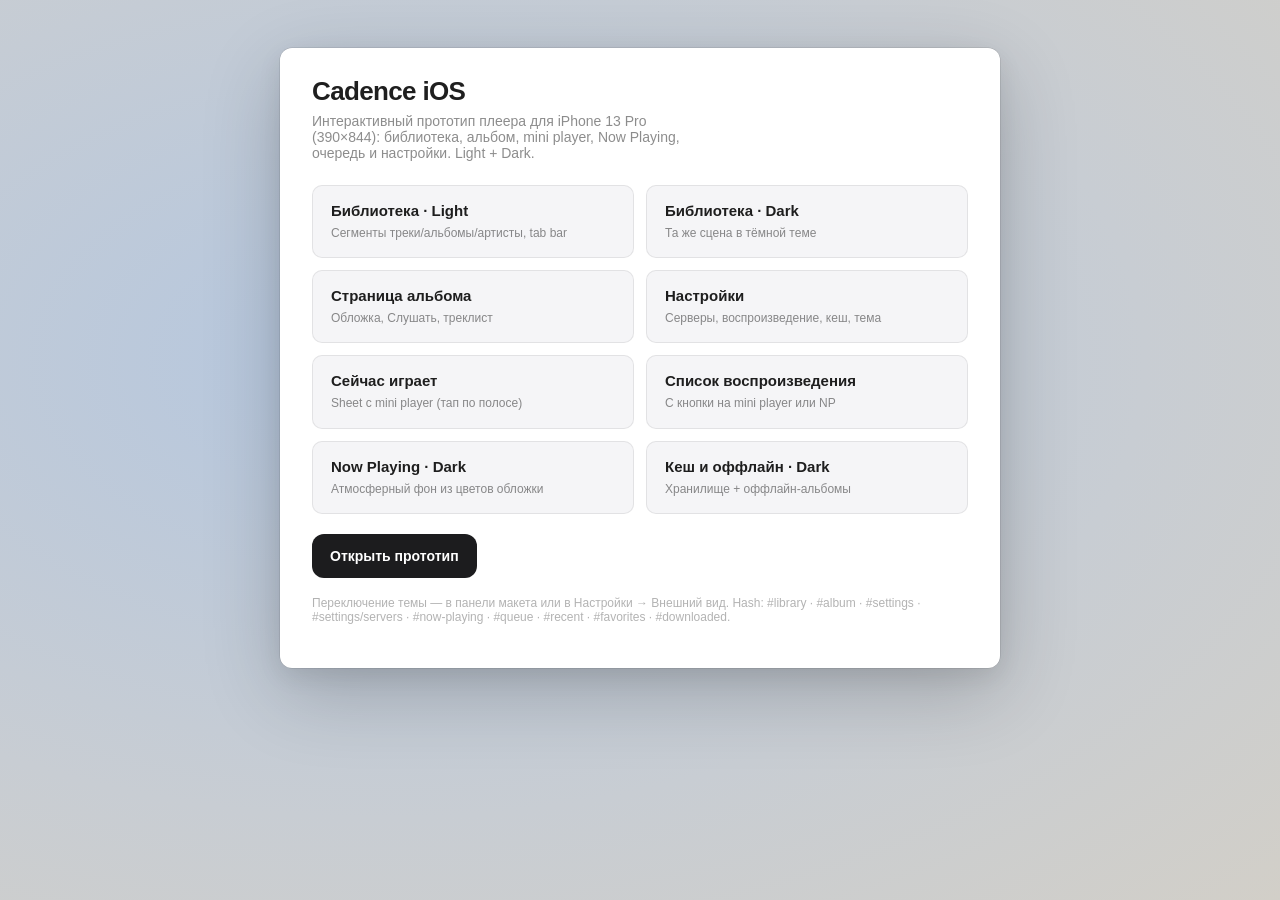
<file: ux/index.html>
<!DOCTYPE html>
<html lang="ru">
<head>
<meta charset="UTF-8">
<meta name="viewport" content="width=device-width, initial-scale=1">
<title>Cadence — iOS · лаунчер</title>
<link rel="stylesheet" href="design-system/tokens.css">
<style>
  body.artifact {
    overflow: auto;
    min-height: 100vh;
  }
  .stage {
    position: relative;
    inset: auto;
    min-height: 100vh;
    padding: 48px 32px 64px;
    display: flex;
    flex-direction: column;
    align-items: center;
    gap: 28px;
  }
  .launch {
    width: min(720px, 100%);
    background: var(--window);
    border-radius: var(--radius-xl);
    box-shadow: var(--shadow-window);
    padding: 28px 32px 32px;
  }
  .launch h1 {
    margin: 0 0 6px;
    font-size: 26px;
    font-weight: 700;
    letter-spacing: -0.025em;
    color: var(--ink);
  }
  .launch .lead {
    margin: 0 0 24px;
    font-size: 14px;
    color: var(--ink-secondary);
    max-width: 52ch;
  }
  .grid {
    display: grid;
    grid-template-columns: 1fr 1fr;
    gap: 12px;
  }
  @media (max-width: 640px) {
    .grid { grid-template-columns: 1fr; }
  }
  a.card {
    display: block;
    padding: 16px 18px;
    border-radius: var(--radius-lg);
    border: var(--hairline) solid var(--border);
    background: var(--content);
    color: inherit;
    text-decoration: none;
    transition: background 0.15s ease;
  }
  a.card:hover { background: var(--hover); }
  a.card:focus-visible {
    outline: 2px solid var(--accent);
    outline-offset: 2px;
  }
  a.card strong {
    display: block;
    font-size: 15px;
    font-weight: 600;
    color: var(--ink);
    margin-bottom: 4px;
  }
  a.card span {
    font-size: 12px;
    color: var(--ink-secondary);
    line-height: 1.35;
  }
  .primary-link {
    display: inline-flex;
    align-items: center;
    gap: 8px;
    margin-top: 20px;
    height: 44px;
    padding: 0 18px;
    border-radius: 12px;
    background: var(--play-btn);
    color: var(--play-icon);
    font: 600 14px/1 var(--font-sans);
    text-decoration: none;
  }
  .primary-link:focus-visible {
    outline: 2px solid var(--accent);
    outline-offset: 2px;
  }
  .note {
    margin-top: 18px;
    font-size: 12px;
    color: var(--ink-muted);
  }
</style>
</head>
<body class="artifact" data-theme="light">
  <div class="stage light-stage">
    <div class="launch" data-od-id="ios-launcher">
      <h1 data-od-id="launcher-title">Cadence iOS</h1>
      <p class="lead">Интерактивный прототип плеера для iPhone 13 Pro (390×844): библиотека, альбом, mini player, Now Playing, очередь и настройки. Light + Dark.</p>
      <div class="grid">
        <a class="card" href="Экран%20—%20iOS%20Cadence.html?theme=light#library" data-od-id="link-light-library">
          <strong>Библиотека · Light</strong>
          <span>Сегменты треки/альбомы/артисты, tab bar</span>
        </a>
        <a class="card" href="Экран%20—%20iOS%20Cadence.html?theme=dark#library" data-od-id="link-dark-library">
          <strong>Библиотека · Dark</strong>
          <span>Та же сцена в тёмной теме</span>
        </a>
        <a class="card" href="Экран%20—%20iOS%20Cadence.html?theme=light#album" data-od-id="link-album">
          <strong>Страница альбома</strong>
          <span>Обложка, Слушать, треклист</span>
        </a>
        <a class="card" href="Экран%20—%20iOS%20Cadence.html?theme=light#settings" data-od-id="link-settings">
          <strong>Настройки</strong>
          <span>Серверы, воспроизведение, кеш, тема</span>
        </a>
        <a class="card" href="Экран%20—%20iOS%20Cadence.html?theme=light#now-playing" data-od-id="link-np">
          <strong>Сейчас играет</strong>
          <span>Sheet с mini player (тап по полосе)</span>
        </a>
        <a class="card" href="Экран%20—%20iOS%20Cadence.html?theme=light#queue" data-od-id="link-queue">
          <strong>Список воспроизведения</strong>
          <span>С кнопки на mini player или NP</span>
        </a>
        <a class="card" href="Экран%20—%20iOS%20Cadence.html?theme=dark#now-playing" data-od-id="link-np-dark">
          <strong>Now Playing · Dark</strong>
          <span>Атмосферный фон из цветов обложки</span>
        </a>
        <a class="card" href="Экран%20—%20iOS%20Cadence.html?theme=dark#settings/cache" data-od-id="link-settings-cache">
          <strong>Кеш и оффлайн · Dark</strong>
          <span>Хранилище + оффлайн-альбомы</span>
        </a>
      </div>
      <a class="primary-link" href="Экран%20—%20iOS%20Cadence.html" data-od-id="open-prototype">Открыть прототип</a>
      <p class="note">Переключение темы — в панели макета или в Настройки → Внешний вид. Hash: #library · #album · #settings · #settings/servers · #now-playing · #queue · #recent · #favorites · #downloaded.</p>
    </div>
  </div>
</body>
</html>
</file>
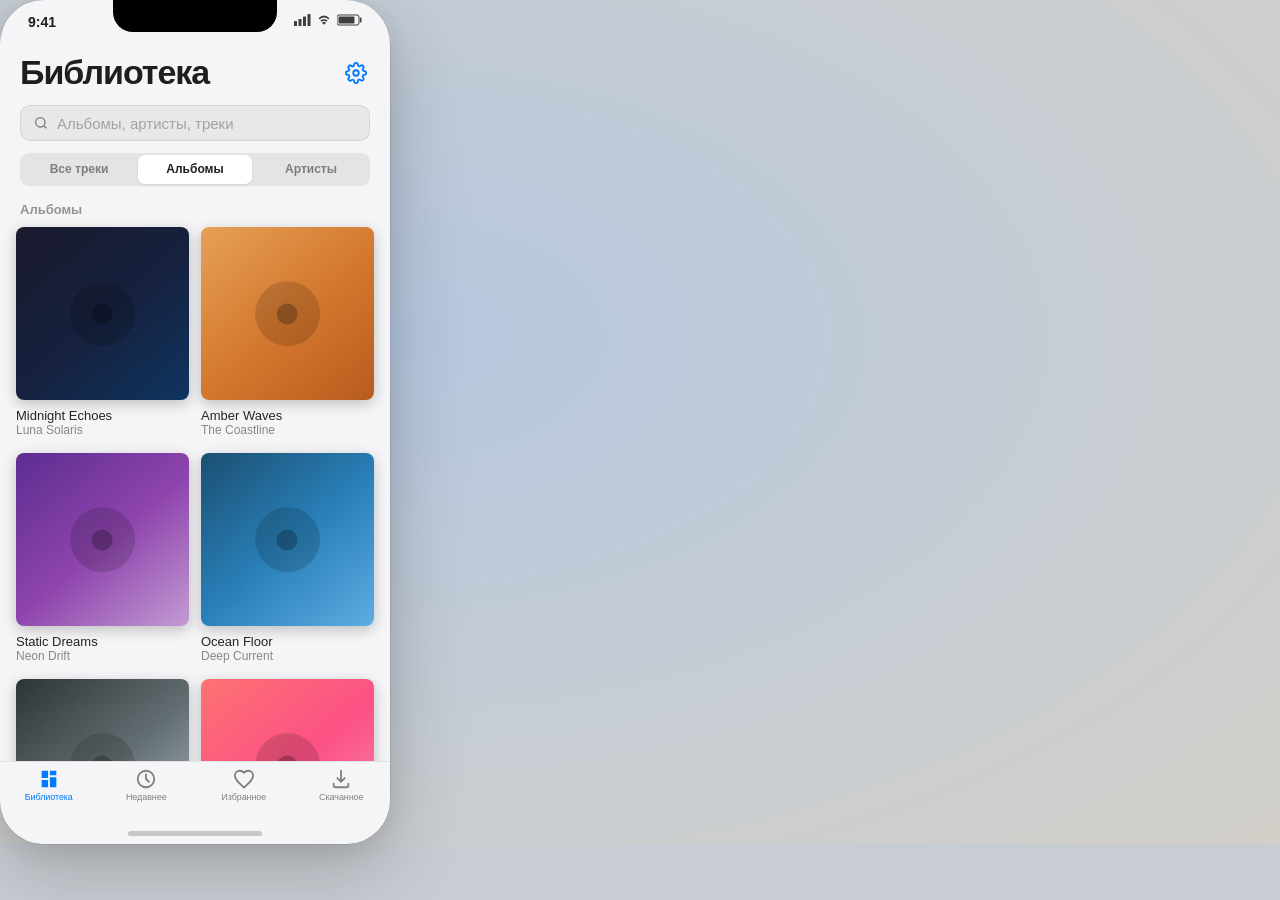
<file: ux/Экран — iOS Cadence.html>
<!DOCTYPE html>
<html lang="ru">
<head>
<meta charset="UTF-8">
<meta name="viewport" content="width=device-width, initial-scale=1">
<title>Cadence — iOS · iPhone 13 Pro</title>
<link rel="stylesheet" href="design-system/tokens.css">
<style>
  :root {
    --artboard-w: 390px;
    --artboard-h: 844px;
    --safe-top: 47px;
    --safe-bottom: 34px;
    --tab-h: 49px;
    --mini-h: 64px;
  }

  body.artifact {
    overflow: auto;
    min-height: 100vh;
  }

  .stage {
    position: relative;
    inset: auto;
    min-height: 100vh;
    min-width: 100vw;
    display: grid;
    place-items: center;
    padding: 48px 24px 56px;
    box-sizing: border-box;
  }

  .stage-ui {
    position: absolute;
    top: 16px;
    left: 50%;
    transform: translateX(-50%);
    z-index: 20;
    display: flex;
    gap: 8px;
    align-items: center;
    padding: 6px 10px;
    border-radius: 10px;
    background: var(--menu);
    border: var(--hairline) solid var(--border);
    box-shadow: var(--shadow-menu);
    backdrop-filter: blur(20px) saturate(180%);
    -webkit-backdrop-filter: blur(20px) saturate(180%);
  }

  @media (max-width: 420px), (max-height: 900px) {
    .stage {
      padding: 0;
      min-height: 844px;
      align-content: start;
      justify-items: start;
    }
    .stage-ui { display: none; }
  }

  .stage-ui .hint {
    font-size: 11px;
    color: var(--ink-secondary);
    margin-right: 4px;
    white-space: nowrap;
  }

  .seg {
    display: flex;
    padding: 2px;
    border-radius: 8px;
    background: var(--seg-bg);
    gap: 2px;
  }

  .seg button {
    border: none;
    background: transparent;
    color: var(--ink-secondary);
    font: 600 12px/1 var(--font-sans);
    padding: 7px 12px;
    border-radius: 6px;
    cursor: pointer;
  }

  .seg button.is-on {
    background: var(--seg-sel);
    color: var(--ink);
    box-shadow: 0 1px 3px rgba(0,0,0,0.08);
  }

  .seg button:focus-visible {
    outline: 2px solid var(--accent);
    outline-offset: 2px;
  }

  .phone {
    --artboard-w: 390px;
    --artboard-h: 844px;
    width: 390px;
    height: 844px;
    background: var(--content);
    border-radius: 44px;
    box-shadow: var(--shadow-window);
    overflow: hidden;
    position: relative;
    display: flex;
    flex-direction: column;
    font-family: var(--font-sans);
    color: var(--ink);
    flex: none;
  }

  .phone::before {
    content: "";
    position: absolute;
    top: 0;
    left: 50%;
    transform: translateX(-50%);
    width: 164px;
    height: 32px;
    background: #000;
    border-radius: 0 0 20px 20px;
    z-index: 50;
    pointer-events: none;
  }

  .status-bar {
    height: var(--safe-top);
    padding: 14px 28px 0;
    display: flex;
    align-items: flex-start;
    justify-content: space-between;
    flex-shrink: 0;
    position: relative;
    z-index: 40;
    font-size: 14px;
    font-weight: 600;
    font-variant-numeric: tabular-nums;
    color: var(--ink);
  }

  .status-icons {
    display: flex;
    gap: 5px;
    align-items: center;
    opacity: 0.85;
  }

  .status-icons svg { display: block; }

  .app-stack {
    flex: 1;
    min-height: 0;
    position: relative;
    display: flex;
    flex-direction: column;
  }

  .view {
    flex: 1;
    min-height: 0;
    display: none;
    flex-direction: column;
    overflow: hidden;
  }

  .view.is-active { display: flex; }

  .nav-large {
    padding: 4px 12px 10px 20px;
    flex-shrink: 0;
    display: flex;
    align-items: center;
    justify-content: space-between;
    gap: 8px;
  }

  .nav-large h1 {
    margin: 0;
    font-size: 34px;
    font-weight: 700;
    letter-spacing: -0.03em;
    line-height: 1.1;
    color: var(--ink);
    flex: 1;
    min-width: 0;
  }

  .nav-large .icon-btn {
    color: var(--accent);
  }

  .search-ios {
    margin: 0 20px 12px;
    height: 36px;
    border-radius: 10px;
    background: var(--search-bg);
    border: var(--hairline) solid var(--border);
    display: flex;
    align-items: center;
    gap: 8px;
    padding: 0 12px;
    color: var(--ink-muted);
    font-size: 15px;
    flex-shrink: 0;
  }

  .search-ios svg { flex-shrink: 0; color: var(--icon); }

  .lib-seg {
    margin: 0 20px 12px;
    display: flex;
    padding: 2px;
    border-radius: 9px;
    background: var(--seg-bg);
    gap: 2px;
    flex-shrink: 0;
  }

  .lib-seg button {
    flex: 1;
    border: none;
    background: transparent;
    color: var(--ink-secondary);
    font: 600 12px/1.1 var(--font-sans);
    padding: 8px 6px;
    border-radius: 7px;
    cursor: pointer;
    white-space: nowrap;
  }

  .lib-seg button.is-on {
    background: var(--seg-sel);
    color: var(--ink);
    box-shadow: 0 1px 3px rgba(0,0,0,0.08);
  }

  .lib-seg button:focus-visible {
    outline: 2px solid var(--accent);
    outline-offset: 2px;
  }

  .lib-pane { display: none; }
  .lib-pane.is-on { display: block; }

  .scroll {
    flex: 1;
    min-height: 0;
    overflow-y: auto;
    overflow-x: hidden;
    padding: 0 16px 20px;
    -webkit-overflow-scrolling: touch;
  }

  #view-library .scroll,
  #view-album .scroll {
    padding-bottom: 8px;
  }

  .scroll::-webkit-scrollbar { width: 0; }

  .section-label {
    font-size: 13px;
    font-weight: 600;
    color: var(--ink-section);
    margin: 4px 4px 10px;
  }

  .list-row {
    display: flex;
    align-items: center;
    gap: 12px;
    min-height: 56px;
    padding: 6px 4px;
    border-radius: var(--radius-sm);
    border: none;
    background: transparent;
    width: 100%;
    text-align: left;
    cursor: pointer;
    color: inherit;
    font: inherit;
  }

  .list-row:hover { background: var(--hover); }
  .list-row:focus-visible { outline: 2px solid var(--accent); outline-offset: -2px; }
  .list-row + .list-row { border-top: var(--hairline) solid var(--border); }

  .list-cover {
    width: 44px;
    height: 44px;
    border-radius: 6px;
    position: relative;
    overflow: hidden;
    flex-shrink: 0;
    box-shadow: var(--shadow-cover);
  }

  .list-cover .disc {
    position: absolute;
    left: 50%; top: 50%;
    transform: translate(-50%, -50%);
    width: 38%; height: 38%;
    border-radius: 50%;
    background: rgba(0,0,0,0.15);
  }

  .list-avatar {
    width: 44px;
    height: 44px;
    border-radius: 50%;
    display: grid;
    place-items: center;
    font-size: 15px;
    font-weight: 600;
    color: rgba(255,255,255,0.92);
    flex-shrink: 0;
  }

  .list-meta { flex: 1; min-width: 0; }
  .list-title {
    font-size: 15px;
    font-weight: 500;
    color: var(--ink-primary);
    white-space: nowrap;
    overflow: hidden;
    text-overflow: ellipsis;
  }
  .list-sub {
    font-size: 12px;
    color: var(--ink-secondary);
    white-space: nowrap;
    overflow: hidden;
    text-overflow: ellipsis;
  }
  .list-time {
    font-size: 12px;
    font-variant-numeric: tabular-nums;
    color: var(--ink-secondary);
    flex-shrink: 0;
  }

  .album-grid {
    display: grid;
    grid-template-columns: 1fr 1fr;
    gap: 16px 12px;
  }

  .album-tile {
    border: none;
    background: transparent;
    padding: 0;
    text-align: left;
    cursor: pointer;
    color: inherit;
    font: inherit;
    border-radius: var(--radius-lg);
  }

  .album-tile:focus-visible {
    outline: 2px solid var(--accent);
    outline-offset: 3px;
  }

  .album-tile:active .cover { transform: scale(0.97); }

  .cover {
    width: 100%;
    aspect-ratio: 1;
    border-radius: var(--radius-md);
    position: relative;
    overflow: hidden;
    box-shadow: var(--shadow-cover);
    transition: transform 0.15s ease;
  }

  .cover .disc {
    position: absolute;
    left: 50%;
    top: 50%;
    transform: translate(-50%, -50%);
    width: 38%;
    height: 38%;
    border-radius: 50%;
    background: rgba(0,0,0,0.15);
  }

  .cover .disc::after {
    content: "";
    position: absolute;
    left: 50%;
    top: 50%;
    transform: translate(-50%, -50%);
    width: 32%;
    height: 32%;
    border-radius: 50%;
    background: rgba(0,0,0,0.25);
  }

  .tile-title {
    margin-top: 8px;
    font-size: 13px;
    font-weight: 500;
    color: var(--ink-primary);
    white-space: nowrap;
    overflow: hidden;
    text-overflow: ellipsis;
  }

  .tile-artist {
    font-size: 12px;
    color: var(--ink-secondary);
    white-space: nowrap;
    overflow: hidden;
    text-overflow: ellipsis;
  }

  /* Album page */
  .album-top {
    display: flex;
    align-items: center;
    gap: 8px;
    padding: 0 8px 8px 4px;
    flex-shrink: 0;
  }

  .icon-btn {
    width: 44px;
    height: 44px;
    border: none;
    background: transparent;
    border-radius: 50%;
    color: var(--accent);
    display: grid;
    place-items: center;
    cursor: pointer;
    flex-shrink: 0;
  }

  .icon-btn:hover { background: var(--hover); }
  .icon-btn:focus-visible { outline: 2px solid var(--accent); outline-offset: 2px; }
  .icon-btn.muted { color: var(--icon); }
  .icon-btn.is-fav { color: var(--favorites); }

  .album-hero {
    display: flex;
    flex-direction: column;
    align-items: center;
    text-align: center;
    padding: 4px 24px 16px;
    gap: 12px;
    flex-shrink: 0;
  }

  .album-hero .cover {
    width: 220px;
    border-radius: var(--radius-cover-lg);
  }

  .album-hero h2 {
    margin: 0;
    font-size: 22px;
    font-weight: 700;
    letter-spacing: -0.02em;
    color: var(--ink);
  }

  .album-hero .meta {
    font-size: 13px;
    color: var(--ink-secondary);
  }

  .album-actions {
    display: flex;
    gap: 12px;
    width: 100%;
    max-width: 320px;
  }

  .btn-block {
    flex: 1;
    height: 44px;
    border-radius: 12px;
    border: none;
    font: 600 15px/1 var(--font-sans);
    cursor: pointer;
    display: flex;
    align-items: center;
    justify-content: center;
    gap: 8px;
  }

  .btn-block.primary {
    background: var(--play-btn);
    color: var(--play-icon);
  }

  .btn-block.secondary {
    background: var(--hover);
    color: var(--ink-primary);
  }

  .btn-block:focus-visible {
    outline: 2px solid var(--accent);
    outline-offset: 2px;
  }

  .track-row {
    display: flex;
    align-items: center;
    gap: 12px;
    min-height: 48px;
    padding: 6px 8px;
    border-radius: var(--radius-sm);
    border: none;
    background: transparent;
    width: 100%;
    text-align: left;
    cursor: pointer;
    color: inherit;
    font: inherit;
  }

  .track-row:hover { background: var(--hover); }
  .track-row:focus-visible { outline: 2px solid var(--accent); outline-offset: -2px; }
  .track-row.is-playing .track-title { color: var(--accent); font-weight: 600; }

  .track-num {
    width: 22px;
    text-align: center;
    font-size: 13px;
    font-variant-numeric: tabular-nums;
    color: var(--ink-muted);
    flex-shrink: 0;
  }

  .track-title {
    font-size: 15px;
    color: var(--ink-primary);
    white-space: nowrap;
    overflow: hidden;
    text-overflow: ellipsis;
  }

  .track-time {
    margin-left: auto;
    font-size: 13px;
    font-variant-numeric: tabular-nums;
    color: var(--ink-secondary);
    flex-shrink: 0;
  }

  .eq-bars {
    width: 14px;
    height: 12px;
    display: flex;
    align-items: flex-end;
    gap: 2px;
    margin: 0 auto;
  }

  .eq-bars span {
    width: 2.5px;
    border-radius: 1px;
    background: var(--accent);
    animation: eqBounce 0.8s ease-in-out infinite alternate;
  }

  .eq-bars span:nth-child(1) { height: 40%; animation-delay: 0s; }
  .eq-bars span:nth-child(2) { height: 90%; animation-delay: 0.2s; }
  .eq-bars span:nth-child(3) { height: 55%; animation-delay: 0.4s; }

  @keyframes eqBounce {
    from { transform: scaleY(0.45); }
    to { transform: scaleY(1); }
  }

  /* Bottom chrome */
  .chrome-bottom {
    flex-shrink: 0;
    position: relative;
    z-index: 30;
  }

  .mini-player {
    height: var(--mini-h);
    margin: 0 8px;
    border-radius: 12px;
    background: var(--player-bar);
    border: var(--hairline) solid var(--border);
    backdrop-filter: blur(40px) saturate(180%);
    -webkit-backdrop-filter: blur(40px) saturate(180%);
    display: none;
    align-items: center;
    gap: 10px;
    padding: 0 10px 0 8px;
    cursor: pointer;
    box-shadow: 0 4px 20px rgba(0,0,0,0.08);
  }

  .mini-player.is-on { display: flex; }

  .mini-player:focus-visible {
    outline: 2px solid var(--accent);
    outline-offset: 2px;
  }

  .mini-cover {
    width: 48px;
    height: 48px;
    border-radius: 6px;
    position: relative;
    overflow: hidden;
    flex-shrink: 0;
    box-shadow: var(--shadow-cover);
  }

  .mini-cover .disc {
    position: absolute;
    left: 50%; top: 50%;
    transform: translate(-50%, -50%);
    width: 38%; height: 38%;
    border-radius: 50%;
    background: rgba(0,0,0,0.15);
  }

  .mini-meta { flex: 1; min-width: 0; }
  .mini-meta .t { font-size: 13px; font-weight: 600; color: var(--ink); white-space: nowrap; overflow: hidden; text-overflow: ellipsis; }
  .mini-meta .a { font-size: 12px; color: var(--ink-secondary); white-space: nowrap; overflow: hidden; text-overflow: ellipsis; }

  .mini-play,
  .mini-queue {
    width: 44px;
    height: 44px;
    border: none;
    border-radius: 50%;
    background: transparent;
    color: var(--ink);
    display: grid;
    place-items: center;
    cursor: pointer;
    flex-shrink: 0;
  }

  .mini-queue { color: var(--icon); }
  .mini-play:hover,
  .mini-queue:hover { background: var(--hover); color: var(--ink); }
  .mini-play:focus-visible,
  .mini-queue:focus-visible { outline: 2px solid var(--accent); outline-offset: 2px; }

  .tab-bar {
    height: calc(var(--tab-h) + var(--safe-bottom));
    padding: 6px 0 var(--safe-bottom);
    display: flex;
    background: var(--sidebar);
    backdrop-filter: blur(50px) saturate(180%);
    -webkit-backdrop-filter: blur(50px) saturate(180%);
    border-top: var(--hairline) solid var(--border);
  }

  .tab {
    flex: 1;
    min-width: 0;
    border: none;
    background: transparent;
    display: flex;
    flex-direction: column;
    align-items: center;
    gap: 2px;
    color: var(--icon);
    font: 500 9px/1.15 var(--font-sans);
    letter-spacing: -0.01em;
    cursor: pointer;
    padding: 0 1px;
  }

  .tab.is-selected { color: var(--accent); }
  .tab[data-tab="favorites"].is-selected { color: var(--favorites); }
  .tab:focus-visible { outline: 2px solid var(--accent); outline-offset: -4px; border-radius: 8px; }
  .tab svg { display: block; flex-shrink: 0; }

  .home-indicator {
    position: absolute;
    left: 50%;
    bottom: 8px;
    transform: translateX(-50%);
    width: 134px;
    height: 5px;
    border-radius: 3px;
    background: var(--ink);
    opacity: 0.22;
    pointer-events: none;
    z-index: 45;
  }

  /* Sheets */
  .sheet-backdrop {
    position: absolute;
    inset: 0;
    background: rgba(0,0,0,0.28);
    opacity: 0;
    pointer-events: none;
    transition: opacity 0.28s ease;
    z-index: 60;
  }

  .sheet-backdrop.is-open {
    opacity: 1;
    pointer-events: auto;
  }

  .sheet {
    position: absolute;
    inset: 0;
    z-index: 70;
    background: var(--window);
    transform: translateY(105%);
    transition: transform 0.34s cubic-bezier(0.32, 0.72, 0, 1), visibility 0.34s;
    display: flex;
    flex-direction: column;
    border-radius: 44px;
    overflow: hidden;
    visibility: hidden;
    pointer-events: none;
  }

  .sheet.is-open {
    transform: translateY(0);
    visibility: visible;
    pointer-events: auto;
  }

  .sheet.queue-sheet {
    top: auto;
    bottom: 0;
    height: 72%;
    max-height: 620px;
    border-radius: 16px 16px 44px 44px;
    background: var(--menu);
    backdrop-filter: blur(40px) saturate(180%);
    -webkit-backdrop-filter: blur(40px) saturate(180%);
    border: var(--hairline) solid var(--border);
    border-bottom: none;
    z-index: 80;
    transform: translateY(110%);
    visibility: hidden;
    pointer-events: none;
  }

  .sheet.queue-sheet.is-open {
    transform: translateY(0);
    visibility: visible;
    pointer-events: auto;
  }

  .np-bg {
    position: absolute;
    inset: 0;
    pointer-events: none;
    z-index: 0;
    overflow: hidden;
  }

  .np-bg .blob {
    position: absolute;
    border-radius: 50%;
    filter: blur(48px);
  }

  .np-bg .blob-a {
    width: 70%; height: 70%;
    top: -18%; left: -12%;
  }

  .np-bg .blob-b {
    width: 58%; height: 58%;
    bottom: -14%; right: -8%;
  }

  .np-bg .overlay {
    position: absolute;
    inset: 0;
    background: rgba(244, 244, 248, 0.74);
  }

  [data-theme="dark"] .np-bg .overlay {
    background: rgba(20, 20, 23, 0.60);
  }

  .np-inner {
    position: relative;
    z-index: 1;
    flex: 1;
    display: flex;
    flex-direction: column;
    padding: 0 28px;
    min-height: 0;
  }

  .sheet-handle-row {
    display: flex;
    justify-content: center;
    padding: 10px 0 4px;
    flex-shrink: 0;
  }

  .sheet-handle {
    width: 36px;
    height: 5px;
    border-radius: 3px;
    background: var(--ink-muted);
  }

  .np-toolbar {
    display: flex;
    align-items: center;
    justify-content: space-between;
    padding: 4px 0 8px;
    flex-shrink: 0;
  }

  .np-toolbar .label {
    font-size: 11px;
    font-weight: 700;
    letter-spacing: 0.06em;
    text-transform: uppercase;
    color: var(--ink-muted);
  }

  .np-body {
    flex: 1;
    display: flex;
    flex-direction: column;
    align-items: center;
    justify-content: center;
    gap: 18px;
    min-height: 0;
    padding-bottom: 8px;
  }

  .np-cover {
    width: 280px;
    height: 280px;
    border-radius: var(--radius-cover-lg);
    position: relative;
    overflow: hidden;
    box-shadow: 0 18px 60px rgba(0,0,0,0.28), var(--shadow-cover);
    flex-shrink: 0;
  }

  .np-cover .disc {
    position: absolute;
    left: 50%; top: 50%;
    transform: translate(-50%, -50%);
    width: 27%; height: 27%;
    border-radius: 50%;
    background: rgba(0,0,0,0.15);
  }

  .np-cover .disc::after {
    content: "";
    position: absolute;
    left: 50%; top: 50%;
    transform: translate(-50%, -50%);
    width: 40%; height: 40%;
    border-radius: 50%;
    background: rgba(0,0,0,0.24);
  }

  .np-titles { text-align: center; width: 100%; }
  .np-titles h2 {
    margin: 0;
    font-size: 22px;
    font-weight: 700;
    letter-spacing: -0.02em;
    color: var(--ink);
  }
  .np-titles p {
    margin: 4px 0 0;
    font-size: 15px;
    color: var(--ink-secondary);
  }

  .seek {
    width: 100%;
    display: flex;
    flex-direction: column;
    gap: 6px;
  }

  .seek-rail {
    height: 4px;
    border-radius: 3px;
    background: var(--track-rail);
    position: relative;
    cursor: pointer;
  }

  .seek-fill {
    height: 100%;
    border-radius: 3px;
    background: var(--accent);
    width: 38%;
    position: relative;
  }

  .seek-fill::after {
    content: "";
    position: absolute;
    right: -7px;
    top: 50%;
    transform: translateY(-50%);
    width: 14px;
    height: 14px;
    border-radius: 50%;
    background: var(--accent);
    box-shadow: 0 1px 6px rgba(0,0,0,0.28);
    opacity: 0;
    transition: opacity 0.12s;
  }

  .seek:hover .seek-fill::after,
  .seek:focus-within .seek-fill::after { opacity: 1; }

  .seek-times {
    display: flex;
    justify-content: space-between;
    font-size: 11px;
    font-variant-numeric: tabular-nums;
    color: var(--ink-secondary);
  }

  .transport {
    display: flex;
    align-items: center;
    justify-content: center;
    gap: 28px;
    width: 100%;
    padding: 4px 0;
  }

  .tr-btn {
    width: 48px;
    height: 48px;
    border: none;
    border-radius: 50%;
    background: transparent;
    color: var(--icon-hover);
    display: grid;
    place-items: center;
    cursor: pointer;
  }

  .tr-btn:hover { background: var(--hover); }
  .tr-btn:focus-visible { outline: 2px solid var(--accent); outline-offset: 2px; }

  .tr-play {
    width: 72px;
    height: 72px;
    border: none;
    border-radius: 50%;
    background: var(--play-btn);
    color: var(--play-icon);
    display: grid;
    place-items: center;
    cursor: pointer;
    box-shadow: var(--shadow-play);
  }

  .tr-play:hover { transform: scale(1.04); }
  .tr-play:focus-visible { outline: 2px solid var(--accent); outline-offset: 3px; }

  .np-actions {
    display: flex;
    justify-content: space-between;
    width: 100%;
    padding: 8px 8px calc(var(--safe-bottom) + 8px);
    flex-shrink: 0;
  }

  .np-actions .icon-btn { color: var(--icon); }
  .np-actions .icon-btn.is-on { color: var(--accent); }

  /* Queue */
  .queue-head {
    display: flex;
    align-items: center;
    justify-content: space-between;
    padding: 4px 16px 10px;
    flex-shrink: 0;
  }

  .queue-head h3 {
    margin: 0;
    font-size: 17px;
    font-weight: 700;
    color: var(--ink);
  }

  .queue-clear {
    border: none;
    background: transparent;
    color: var(--accent);
    font: 500 13px/1 var(--font-sans);
    cursor: pointer;
    padding: 8px;
  }

  .queue-clear:focus-visible { outline: 2px solid var(--accent); outline-offset: 2px; border-radius: 6px; }

  .q-section {
    font-size: 11px;
    font-weight: 700;
    letter-spacing: 0.05em;
    text-transform: uppercase;
    color: var(--ink-muted);
    padding: 12px 16px 6px;
  }

  .q-row {
    display: flex;
    align-items: center;
    gap: 10px;
    padding: 8px 16px;
    min-height: 52px;
  }

  .q-row.is-now .q-title { color: var(--accent); font-weight: 600; }

  .q-cover {
    width: 40px;
    height: 40px;
    border-radius: 5px;
    position: relative;
    overflow: hidden;
    flex-shrink: 0;
  }

  .q-cover .disc {
    position: absolute;
    left: 50%; top: 50%;
    transform: translate(-50%, -50%);
    width: 38%; height: 38%;
    border-radius: 50%;
    background: rgba(0,0,0,0.15);
  }

  .q-meta { flex: 1; min-width: 0; }
  .q-title { font-size: 14px; color: var(--ink-primary); white-space: nowrap; overflow: hidden; text-overflow: ellipsis; }
  .q-artist { font-size: 12px; color: var(--ink-secondary); white-space: nowrap; overflow: hidden; text-overflow: ellipsis; }

  .placeholder-tab {
    flex: 1;
    display: flex;
    flex-direction: column;
    align-items: center;
    justify-content: center;
    gap: 8px;
    color: var(--ink-muted);
    padding: 40px;
    text-align: center;
  }

  .placeholder-tab strong {
    color: var(--ink-secondary);
    font-weight: 600;
    font-size: 15px;
  }

  /* Settings */
  #view-settings {
    background: var(--prefs-win);
  }

  .settings-nav {
    display: flex;
    align-items: center;
    gap: 4px;
    padding: 0 8px 10px 4px;
    flex-shrink: 0;
    min-height: 44px;
  }

  .settings-nav .title {
    flex: 1;
    text-align: center;
    font-size: 17px;
    font-weight: 600;
    color: var(--ink);
    letter-spacing: -0.02em;
    pointer-events: none;
  }

  .settings-nav .spacer {
    width: 44px;
    flex-shrink: 0;
  }

  .settings-pane {
    display: none;
    flex: 1;
    min-height: 0;
    flex-direction: column;
    overflow: hidden;
  }

  .settings-pane.is-on { display: flex; }

  .settings-scroll {
    flex: 1;
    min-height: 0;
    overflow-y: auto;
    padding: 8px 16px 28px;
    -webkit-overflow-scrolling: touch;
  }

  .settings-scroll::-webkit-scrollbar { width: 0; }

  .prefs-label {
    font-size: 13px;
    font-weight: 400;
    color: var(--ink-secondary);
    margin: 8px 12px 6px;
    letter-spacing: -0.01em;
  }

  .prefs-label:first-child { margin-top: 0; }
  .prefs-label.spaced { margin-top: 22px; }

  .prefs-card {
    background: var(--prefs-card);
    border-radius: 10px;
    overflow: hidden;
    border: var(--hairline) solid var(--border);
  }

  .prefs-row {
    display: flex;
    align-items: center;
    gap: 12px;
    min-height: 44px;
    padding: 10px 14px;
    width: 100%;
    border: none;
    background: transparent;
    color: inherit;
    font: inherit;
    text-align: left;
    cursor: pointer;
  }

  .prefs-row + .prefs-row {
    border-top: var(--hairline) solid var(--border);
  }

  .prefs-row:hover { background: var(--hover); }
  .prefs-row:focus-visible { outline: 2px solid var(--accent); outline-offset: -2px; }
  .prefs-row.is-static { cursor: default; }
  .prefs-row.is-static:hover { background: transparent; }

  .prefs-icon {
    width: 28px;
    height: 28px;
    border-radius: 7px;
    display: grid;
    place-items: center;
    flex-shrink: 0;
    background: var(--accent-sel);
    color: var(--accent);
  }

  .prefs-meta { flex: 1; min-width: 0; }
  .prefs-title {
    font-size: 16px;
    font-weight: 400;
    color: var(--ink-primary);
  }
  .prefs-sub {
    font-size: 12px;
    color: var(--ink-secondary);
    margin-top: 1px;
    white-space: nowrap;
    overflow: hidden;
    text-overflow: ellipsis;
  }

  .prefs-value {
    font-size: 15px;
    color: var(--ink-secondary);
    flex-shrink: 0;
    max-width: 46%;
    text-align: right;
    white-space: nowrap;
    overflow: hidden;
    text-overflow: ellipsis;
  }

  .prefs-chevron {
    color: var(--ink-muted);
    flex-shrink: 0;
    opacity: 0.85;
  }

  .prefs-hint {
    font-size: 12px;
    line-height: 1.35;
    color: var(--ink-secondary);
    margin: 8px 12px 0;
  }

  .prefs-footer-btn {
    display: block;
    width: 100%;
    margin-top: 12px;
    height: 44px;
    border-radius: 10px;
    border: var(--hairline) solid var(--border);
    background: var(--prefs-card);
    color: var(--ink);
    font: 500 15px/1 var(--font-sans);
    cursor: pointer;
  }

  .prefs-footer-btn:hover { background: var(--hover); }
  .prefs-footer-btn:focus-visible { outline: 2px solid var(--accent); outline-offset: 2px; }
  .prefs-footer-btn.danger { color: var(--danger); }

  .ios-switch {
    position: relative;
    width: 51px;
    height: 31px;
    border-radius: 16px;
    background: var(--track-rail);
    border: none;
    padding: 0;
    cursor: pointer;
    flex-shrink: 0;
    transition: background 0.2s ease;
  }

  .ios-switch::after {
    content: "";
    position: absolute;
    top: 2px;
    left: 2px;
    width: 27px;
    height: 27px;
    border-radius: 50%;
    background: var(--prefs-card);
    box-shadow: 0 1px 3px rgba(0,0,0,0.22), 0 1px 1px rgba(0,0,0,0.12);
    transition: transform 0.2s ease;
  }

  .ios-switch.is-on { background: var(--success); }
  .ios-switch.is-on::after { transform: translateX(20px); }
  .ios-switch:focus-visible { outline: 2px solid var(--accent); outline-offset: 2px; }

  .theme-seg {
    display: flex;
    padding: 2px;
    border-radius: 8px;
    background: var(--seg-bg);
    gap: 2px;
    flex-shrink: 0;
  }

  .theme-seg button {
    border: none;
    background: transparent;
    color: var(--ink-secondary);
    font: 600 13px/1 var(--font-sans);
    padding: 7px 12px;
    border-radius: 6px;
    cursor: pointer;
  }

  .theme-seg button.is-on {
    background: var(--seg-sel);
    color: var(--ink);
    box-shadow: 0 1px 3px rgba(0,0,0,0.1);
  }

  .theme-seg button:focus-visible {
    outline: 2px solid var(--accent);
    outline-offset: 2px;
  }

  .storage-meter { padding: 12px 14px 14px; }
  .storage-meter .top {
    display: flex;
    justify-content: space-between;
    align-items: baseline;
    margin-bottom: 8px;
    gap: 12px;
  }
  .storage-meter .top .label { font-size: 15px; color: var(--ink-primary); }
  .storage-meter .top .val {
    font-size: 13px;
    color: var(--ink-secondary);
    font-variant-numeric: tabular-nums;
  }
  .storage-rail {
    height: 5px;
    border-radius: 3px;
    background: var(--track-rail);
    overflow: hidden;
  }
  .storage-fill {
    height: 100%;
    width: 24%;
    border-radius: 3px;
    background: var(--accent);
  }

  .server-status {
    font-size: 11px;
    font-weight: 600;
    padding: 2px 7px;
    border-radius: 4px;
    flex-shrink: 0;
  }
  .server-status.online {
    background: rgba(52, 199, 89, 0.14);
    color: var(--success-text);
  }
  .server-status.offline {
    background: var(--hover);
    color: var(--ink-muted);
  }
  .server-dot {
    width: 6px;
    height: 6px;
    border-radius: 50%;
    background: var(--accent);
    flex-shrink: 0;
  }
  .server-detail { padding: 14px; }
  .server-detail h3 {
    margin: 0 0 12px;
    font-size: 17px;
    font-weight: 700;
    letter-spacing: -0.02em;
    color: var(--ink);
  }
  .server-field { margin-bottom: 12px; }
  .server-field .k {
    display: block;
    font-size: 11px;
    font-weight: 700;
    color: var(--ink-muted);
    letter-spacing: 0.04em;
    text-transform: uppercase;
    margin-bottom: 3px;
  }
  .server-field .v {
    font-size: 14px;
    color: var(--ink-primary);
    word-break: break-all;
  }
  .server-field .v.mono {
    font-variant-numeric: tabular-nums;
    font-size: 12px;
  }
  .btn-check {
    height: 36px;
    padding: 0 14px;
    border-radius: 8px;
    border: none;
    background: var(--accent);
    color: #fff;
    font: 600 14px/1 var(--font-sans);
    cursor: pointer;
  }
  .btn-check:focus-visible { outline: 2px solid var(--accent); outline-offset: 2px; }
  .btn-check.is-ok { background: var(--success); }

  .dl-row {
    display: flex;
    align-items: center;
    gap: 10px;
    padding: 10px 14px;
  }
  .dl-row + .dl-row { border-top: var(--hairline) solid var(--border); }
  .dl-cover {
    width: 36px;
    height: 36px;
    border-radius: 5px;
    position: relative;
    overflow: hidden;
    flex-shrink: 0;
  }
  .dl-cover .disc {
    position: absolute;
    left: 50%; top: 50%;
    transform: translate(-50%, -50%);
    width: 38%; height: 38%;
    border-radius: 50%;
    background: rgba(0,0,0,0.15);
  }
  .dl-size {
    font-size: 13px;
    color: var(--ink-muted);
    font-variant-numeric: tabular-nums;
    flex-shrink: 0;
  }
  .slider-row {
    display: flex;
    align-items: center;
    gap: 10px;
    min-width: 0;
  }
  .slider-row input[type="range"] {
    flex: 1;
    min-width: 80px;
    accent-color: var(--accent);
  }
  .slider-row .num {
    font-size: 13px;
    color: var(--ink-secondary);
    font-variant-numeric: tabular-nums;
    min-width: 3.2em;
    text-align: right;
  }

  .phone.is-settings .chrome-bottom { display: none; }
</style>
</head>
<body class="artifact app">
  <div class="stage light-stage" id="stage" data-od-id="stage">
    <div class="stage-ui" data-od-id="theme-toggle">
      <span class="hint">Тема</span>
      <div class="seg" role="group" aria-label="Тема">
        <button type="button" class="is-on" data-theme-btn="light">Light</button>
        <button type="button" data-theme-btn="dark">Dark</button>
      </div>
    </div>

    <div class="artboard phone" id="phone" data-screen-label="iOS Cadence" data-theme="light" data-od-id="phone">
      <div class="status-bar" data-od-id="status-bar">
        <span>9:41</span>
        <div class="status-icons" aria-hidden="true">
          <svg width="17" height="12" viewBox="0 0 17 12" fill="currentColor"><rect x="0" y="7" width="3" height="5" rx="0.5"/><rect x="4.5" y="5" width="3" height="7" rx="0.5"/><rect x="9" y="2.5" width="3" height="9.5" rx="0.5"/><rect x="13.5" y="0" width="3" height="12" rx="0.5"/></svg>
          <svg width="16" height="12" viewBox="0 0 16 12" fill="currentColor"><path d="M8 3.6c1.7 0 3.2.7 4.3 1.8l1.1-1.2A7.4 7.4 0 0 0 8 1.6 7.4 7.4 0 0 0 2.6 4.2l1.1 1.2A5.8 5.8 0 0 1 8 3.6zm0 3.2c.9 0 1.7.3 2.4.9l1.2-1.2A5 5 0 0 0 8 5.2a5 5 0 0 0-3.6 1.3l1.2 1.2c.7-.6 1.5-.9 2.4-.9zM8 10.8l2-2a2.8 2.8 0 0 0-4 0l2 2z"/></svg>
          <svg width="25" height="12" viewBox="0 0 25 12" fill="currentColor"><rect x="0" y="1" width="22" height="10" rx="2" fill="none" stroke="currentColor" stroke-width="1"/><rect x="1.5" y="2.5" width="16" height="7" rx="1"/><rect x="23" y="3.5" width="1.5" height="5" rx="0.5"/></svg>
        </div>
      </div>

      <div class="app-stack" data-od-id="app-stack">
        <!-- Library -->
        <section class="view is-active" id="view-library" data-od-id="view-library" aria-label="Библиотека">
          <div class="nav-large">
            <h1>Библиотека</h1>
            <button type="button" class="icon-btn" id="btn-settings" data-od-id="btn-settings" aria-label="Настройки">
              <svg width="22" height="22" viewBox="0 0 24 24" fill="none" aria-hidden="true"><circle cx="12" cy="12" r="3" stroke="currentColor" stroke-width="2"/><path d="M19.4 15a1.65 1.65 0 00.33 1.82l.06.06a2 2 0 010 2.83 2 2 0 01-2.83 0l-.06-.06a1.65 1.65 0 00-1.82-.33 1.65 1.65 0 00-1 1.51V21a2 2 0 01-4 0v-.09A1.65 1.65 0 009 19.4a1.65 1.65 0 00-1.82.33l-.06.06a2 2 0 01-2.83-2.83l.06-.06A1.65 1.65 0 004.68 15a1.65 1.65 0 00-1.51-1H3a2 2 0 010-4h.09A1.65 1.65 0 004.6 9a1.65 1.65 0 00-.33-1.82l-.06-.06a2 2 0 012.83-2.83l.06.06A1.65 1.65 0 009 4.68a1.65 1.65 0 001-1.51V3a2 2 0 014 0v.09a1.65 1.65 0 001 1.51 1.65 1.65 0 001.82-.33l.06-.06a2 2 0 012.83 2.83l-.06.06A1.65 1.65 0 0019.4 9a1.65 1.65 0 001.51 1H21a2 2 0 010 4h-.09a1.65 1.65 0 00-1.51 1z" stroke="currentColor" stroke-width="2"/></svg>
            </button>
          </div>
          <div class="search-ios" data-od-id="search">
            <svg width="16" height="16" viewBox="0 0 24 24" fill="none" stroke="currentColor" stroke-width="2"><circle cx="11" cy="11" r="7"/><path d="M20 20l-3.5-3.5"/></svg>
            <span>Альбомы, артисты, треки</span>
          </div>
          <div class="lib-seg" role="tablist" aria-label="Раздел библиотеки" data-od-id="lib-seg">
            <button type="button" role="tab" data-lib="tracks" aria-selected="false">Все треки</button>
            <button type="button" role="tab" class="is-on" data-lib="albums" aria-selected="true">Альбомы</button>
            <button type="button" role="tab" data-lib="artists" aria-selected="false">Артисты</button>
          </div>
          <div class="scroll">
            <div class="lib-pane" id="lib-tracks" data-od-id="lib-tracks" role="tabpanel">
              <div class="section-label">Все треки</div>
              <div id="tracks-list"></div>
            </div>
            <div class="lib-pane is-on" id="lib-albums" data-od-id="lib-albums" role="tabpanel">
              <div class="section-label">Альбомы</div>
              <div class="album-grid" id="album-grid" data-od-id="album-grid"></div>
            </div>
            <div class="lib-pane" id="lib-artists" data-od-id="lib-artists" role="tabpanel">
              <div class="section-label">Артисты</div>
              <div id="artists-list"></div>
            </div>
          </div>
        </section>

        <!-- Album -->
        <section class="view" id="view-album" data-od-id="view-album" aria-label="Альбом">
          <div class="album-top">
            <button type="button" class="icon-btn" id="btn-back" data-od-id="btn-back" aria-label="Назад">
              <svg width="12" height="20" viewBox="0 0 12 20" fill="none" stroke="currentColor" stroke-width="2.2" stroke-linecap="round" stroke-linejoin="round"><path d="M10 2L2 10l8 8"/></svg>
            </button>
            <div style="flex:1"></div>
            <button type="button" class="icon-btn muted" aria-label="Ещё">
              <svg width="18" height="18" viewBox="0 0 24 24" fill="currentColor"><circle cx="5" cy="12" r="1.6"/><circle cx="12" cy="12" r="1.6"/><circle cx="19" cy="12" r="1.6"/></svg>
            </button>
          </div>
          <div class="album-hero" id="album-hero" data-od-id="album-hero"></div>
          <div class="scroll" id="track-list" data-od-id="track-list"></div>
        </section>

        <section class="view" id="view-recent" data-od-id="view-recent" aria-label="Недавнее">
          <div class="nav-large"><h1>Недавнее</h1></div>
          <div class="scroll" id="recent-list" data-od-id="recent-list"></div>
        </section>

        <section class="view" id="view-favorites" data-od-id="view-favorites" aria-label="Избранное">
          <div class="nav-large"><h1>Избранное</h1></div>
          <div class="placeholder-tab" id="favorites-empty">
            <strong>Избранные треки</strong>
            <span>Добавляйте треки сердечком на экране «Сейчас играет».</span>
          </div>
          <div class="scroll" id="favorites-list" data-od-id="favorites-list" style="display:none"></div>
        </section>

        <section class="view" id="view-downloaded" data-od-id="view-downloaded" aria-label="Скачанное">
          <div class="nav-large"><h1>Скачанное</h1></div>
          <div class="scroll" id="downloaded-list" data-od-id="downloaded-list"></div>
        </section>

        <!-- Settings -->
        <section class="view" id="view-settings" data-od-id="view-settings" aria-label="Настройки">
          <div class="settings-pane is-on" id="settings-root" data-od-id="settings-root">
            <div class="settings-nav">
              <button type="button" class="icon-btn" id="btn-settings-close" data-od-id="btn-settings-close" aria-label="Закрыть">
                <svg width="12" height="20" viewBox="0 0 12 20" fill="none" stroke="currentColor" stroke-width="2.2" stroke-linecap="round" stroke-linejoin="round"><path d="M10 2L2 10l8 8"/></svg>
              </button>
              <div class="title">Настройки</div>
              <div class="spacer"></div>
            </div>
            <div class="settings-scroll">
              <div class="prefs-label">Аккаунт и сервер</div>
              <div class="prefs-card">
                <button type="button" class="prefs-row" data-settings="servers" data-od-id="settings-go-servers">
                  <div class="prefs-icon" aria-hidden="true">
                    <svg width="14" height="14" viewBox="0 0 24 24" fill="none" stroke="currentColor" stroke-width="2"><rect x="3" y="4" width="18" height="6" rx="1.5"/><rect x="3" y="14" width="18" height="6" rx="1.5"/><path d="M7 7h.01M7 17h.01"/></svg>
                  </div>
                  <div class="prefs-meta">
                    <div class="prefs-title">Серверы</div>
                    <div class="prefs-sub">Домашний медиасервер · Онлайн</div>
                  </div>
                  <svg class="prefs-chevron" width="8" height="14" viewBox="0 0 8 14" fill="none" stroke="currentColor" stroke-width="2" aria-hidden="true"><path d="M1 1l6 6-6 6"/></svg>
                </button>
              </div>

              <div class="prefs-label spaced">Воспроизведение</div>
              <div class="prefs-card">
                <button type="button" class="prefs-row" data-settings="playback" data-od-id="settings-go-playback">
                  <div class="prefs-icon" aria-hidden="true">
                    <svg width="14" height="14" viewBox="0 0 24 24" fill="currentColor"><path d="M8 5v14l11-7L8 5z"/></svg>
                  </div>
                  <div class="prefs-meta">
                    <div class="prefs-title">Воспроизведение</div>
                    <div class="prefs-sub">Gapless, кроссфейд, громкость</div>
                  </div>
                  <svg class="prefs-chevron" width="8" height="14" viewBox="0 0 8 14" fill="none" stroke="currentColor" stroke-width="2" aria-hidden="true"><path d="M1 1l6 6-6 6"/></svg>
                </button>
              </div>

              <div class="prefs-label spaced">Хранилище</div>
              <div class="prefs-card">
                <button type="button" class="prefs-row" data-settings="cache" data-od-id="settings-go-cache">
                  <div class="prefs-icon" aria-hidden="true">
                    <svg width="14" height="14" viewBox="0 0 24 24" fill="none" stroke="currentColor" stroke-width="2" stroke-linecap="round"><path d="M12 3v12m0 0l-4-4m4 4l4-4"/><path d="M4 17v2a2 2 0 002 2h12a2 2 0 002-2v-2"/></svg>
                  </div>
                  <div class="prefs-meta">
                    <div class="prefs-title">Кеш и оффлайн</div>
                    <div class="prefs-sub">2,4 ГБ из 10 ГБ · 3 альбома оффлайн</div>
                  </div>
                  <svg class="prefs-chevron" width="8" height="14" viewBox="0 0 8 14" fill="none" stroke="currentColor" stroke-width="2" aria-hidden="true"><path d="M1 1l6 6-6 6"/></svg>
                </button>
              </div>

              <div class="prefs-label spaced">Оформление</div>
              <div class="prefs-card">
                <button type="button" class="prefs-row" data-settings="appearance" data-od-id="settings-go-appearance">
                  <div class="prefs-icon" aria-hidden="true">
                    <svg width="14" height="14" viewBox="0 0 24 24" fill="none" stroke="currentColor" stroke-width="2"><circle cx="12" cy="12" r="4"/><path d="M12 2v2M12 20v2M4.9 4.9l1.4 1.4M17.7 17.7l1.4 1.4M2 12h2M20 12h2M4.9 19.1l1.4-1.4M17.7 6.3l1.4-1.4"/></svg>
                  </div>
                  <div class="prefs-meta">
                    <div class="prefs-title">Внешний вид</div>
                    <div class="prefs-sub" id="settings-theme-hint">Светлая</div>
                  </div>
                  <svg class="prefs-chevron" width="8" height="14" viewBox="0 0 8 14" fill="none" stroke="currentColor" stroke-width="2" aria-hidden="true"><path d="M1 1l6 6-6 6"/></svg>
                </button>
              </div>

              <p class="prefs-hint">Cadence 1.0 · Медиасервер и локальный кеш</p>
            </div>
          </div>

          <div class="settings-pane" id="settings-servers" data-od-id="settings-servers">
            <div class="settings-nav">
              <button type="button" class="icon-btn settings-back" data-od-id="settings-back-servers" aria-label="Назад">
                <svg width="12" height="20" viewBox="0 0 12 20" fill="none" stroke="currentColor" stroke-width="2.2" stroke-linecap="round" stroke-linejoin="round"><path d="M10 2L2 10l8 8"/></svg>
              </button>
              <div class="title">Серверы</div>
              <div class="spacer"></div>
            </div>
            <div class="settings-scroll">
              <div class="prefs-label">Подключённые</div>
              <div class="prefs-card" id="servers-list" data-od-id="servers-list"></div>
              <button type="button" class="prefs-footer-btn" id="btn-add-server" data-od-id="btn-add-server">Добавить сервер</button>
              <div class="prefs-label spaced">Выбранный сервер</div>
              <div class="prefs-card">
                <div class="server-detail" id="server-detail" data-od-id="server-detail"></div>
              </div>
            </div>
          </div>

          <div class="settings-pane" id="settings-playback" data-od-id="settings-playback">
            <div class="settings-nav">
              <button type="button" class="icon-btn settings-back" aria-label="Назад">
                <svg width="12" height="20" viewBox="0 0 12 20" fill="none" stroke="currentColor" stroke-width="2.2" stroke-linecap="round" stroke-linejoin="round"><path d="M10 2L2 10l8 8"/></svg>
              </button>
              <div class="title">Воспроизведение</div>
              <div class="spacer"></div>
            </div>
            <div class="settings-scroll">
              <div class="prefs-label">Аудио</div>
              <div class="prefs-card">
                <div class="prefs-row is-static">
                  <div class="prefs-meta"><div class="prefs-title">Вывод звука</div></div>
                  <div class="prefs-value" id="audio-out-label">iPhone</div>
                </div>
                <div class="prefs-row is-static">
                  <div class="prefs-meta"><div class="prefs-title">Громкость по умолчанию</div></div>
                  <div class="slider-row">
                    <input type="range" id="vol-slider" min="0" max="100" value="80" aria-label="Громкость по умолчанию">
                    <span class="num" id="vol-num">80%</span>
                  </div>
                </div>
              </div>
              <div class="prefs-label spaced">Переходы</div>
              <div class="prefs-card">
                <div class="prefs-row is-static">
                  <div class="prefs-meta">
                    <div class="prefs-title">Бесшовное воспроизведение</div>
                    <div class="prefs-sub">Без паузы между треками</div>
                  </div>
                  <button type="button" class="ios-switch is-on" id="sw-gapless" role="switch" aria-checked="true" aria-label="Бесшовное воспроизведение"></button>
                </div>
                <div class="prefs-row is-static">
                  <div class="prefs-meta">
                    <div class="prefs-title">Кроссфейд</div>
                    <div class="prefs-sub">Плавный переход между треками</div>
                  </div>
                  <button type="button" class="ios-switch" id="sw-crossfade" role="switch" aria-checked="false" aria-label="Кроссфейд"></button>
                </div>
                <div class="prefs-row is-static" id="crossfade-row" style="display:none">
                  <div class="prefs-meta"><div class="prefs-title">Длина кроссфейда</div></div>
                  <div class="slider-row">
                    <input type="range" id="fade-slider" min="1" max="12" value="3" aria-label="Длина кроссфейда">
                    <span class="num" id="fade-num">3 с</span>
                  </div>
                </div>
              </div>
            </div>
          </div>

          <div class="settings-pane" id="settings-cache" data-od-id="settings-cache">
            <div class="settings-nav">
              <button type="button" class="icon-btn settings-back" aria-label="Назад">
                <svg width="12" height="20" viewBox="0 0 12 20" fill="none" stroke="currentColor" stroke-width="2.2" stroke-linecap="round" stroke-linejoin="round"><path d="M10 2L2 10l8 8"/></svg>
              </button>
              <div class="title">Кеш и оффлайн</div>
              <div class="spacer"></div>
            </div>
            <div class="settings-scroll">
              <div class="prefs-label">Хранилище</div>
              <div class="prefs-card">
                <div class="storage-meter" data-od-id="storage-meter">
                  <div class="top">
                    <span class="label">Использовано</span>
                    <span class="val" id="cache-used-label">2,4 ГБ из 10 ГБ</span>
                  </div>
                  <div class="storage-rail"><div class="storage-fill" id="cache-fill"></div></div>
                </div>
                <div class="prefs-row is-static">
                  <div class="prefs-meta"><div class="prefs-title">Максимальный размер</div></div>
                  <div class="slider-row">
                    <input type="range" id="cache-slider" min="2" max="50" value="10" aria-label="Максимальный размер кеша">
                    <span class="num" id="cache-num">10 ГБ</span>
                  </div>
                </div>
              </div>
              <button type="button" class="prefs-footer-btn" id="btn-clear-cache" data-od-id="btn-clear-cache">Очистить кеш</button>
              <p class="prefs-hint">Очистка кеша не удаляет оффлайн-треки.</p>

              <div class="prefs-label spaced">Оффлайн</div>
              <div class="prefs-card" data-od-id="section-offline">
                <div class="prefs-row is-static">
                  <div class="prefs-meta">
                    <div class="prefs-title">Загружено</div>
                    <div class="prefs-sub">3 альбома · 309 МБ</div>
                  </div>
                </div>
                <div id="offline-dl-list"></div>
              </div>
              <p class="prefs-hint">Оффлайн-треки хранятся отдельно и не удаляются при очистке кеша.</p>
            </div>
          </div>

          <div class="settings-pane" id="settings-appearance" data-od-id="settings-appearance">
            <div class="settings-nav">
              <button type="button" class="icon-btn settings-back" aria-label="Назад">
                <svg width="12" height="20" viewBox="0 0 12 20" fill="none" stroke="currentColor" stroke-width="2.2" stroke-linecap="round" stroke-linejoin="round"><path d="M10 2L2 10l8 8"/></svg>
              </button>
              <div class="title">Внешний вид</div>
              <div class="spacer"></div>
            </div>
            <div class="settings-scroll">
              <div class="prefs-label">Тема оформления</div>
              <div class="prefs-card">
                <div class="prefs-row is-static">
                  <div class="prefs-meta"><div class="prefs-title">Оформление</div></div>
                  <div class="theme-seg" role="group" aria-label="Тема оформления" data-od-id="settings-theme-seg">
                    <button type="button" data-app-theme="light" class="is-on">Светлая</button>
                    <button type="button" data-app-theme="dark">Тёмная</button>
                  </div>
                </div>
              </div>
              <p class="prefs-hint">Тема применяется ко всему приложению Cadence на этом устройстве.</p>
            </div>
          </div>
        </section>

        <!-- Now Playing sheet -->
        <div class="sheet-backdrop" id="np-backdrop" data-od-id="np-backdrop"></div>
        <div class="sheet" id="sheet-np" data-od-id="sheet-now-playing" aria-hidden="true" role="dialog" aria-modal="true" aria-label="Сейчас играет">
          <div class="np-bg" id="np-bg" aria-hidden="true">
            <div class="blob blob-a"></div>
            <div class="blob blob-b"></div>
            <div class="overlay"></div>
          </div>
          <div class="status-bar" style="background:transparent">
            <span>9:41</span>
            <div class="status-icons" aria-hidden="true">
              <svg width="17" height="12" viewBox="0 0 17 12" fill="currentColor"><rect x="0" y="7" width="3" height="5" rx="0.5"/><rect x="4.5" y="5" width="3" height="7" rx="0.5"/><rect x="9" y="2.5" width="3" height="9.5" rx="0.5"/><rect x="13.5" y="0" width="3" height="12" rx="0.5"/></svg>
              <svg width="16" height="12" viewBox="0 0 16 12" fill="currentColor"><path d="M8 3.6c1.7 0 3.2.7 4.3 1.8l1.1-1.2A7.4 7.4 0 0 0 8 1.6 7.4 7.4 0 0 0 2.6 4.2l1.1 1.2A5.8 5.8 0 0 1 8 3.6zm0 3.2c.9 0 1.7.3 2.4.9l1.2-1.2A5 5 0 0 0 8 5.2a5 5 0 0 0-3.6 1.3l1.2 1.2c.7-.6 1.5-.9 2.4-.9zM8 10.8l2-2a2.8 2.8 0 0 0-4 0l2 2z"/></svg>
              <svg width="25" height="12" viewBox="0 0 25 12" fill="currentColor"><rect x="0" y="1" width="22" height="10" rx="2" fill="none" stroke="currentColor" stroke-width="1"/><rect x="1.5" y="2.5" width="16" height="7" rx="1"/><rect x="23" y="3.5" width="1.5" height="5" rx="0.5"/></svg>
            </div>
          </div>
          <div class="np-inner">
            <div class="sheet-handle-row"><div class="sheet-handle"></div></div>
            <div class="np-toolbar">
              <button type="button" class="icon-btn muted" id="btn-np-close" data-od-id="btn-np-close" aria-label="Свернуть">
                <svg width="18" height="10" viewBox="0 0 18 10" fill="none" stroke="currentColor" stroke-width="2" stroke-linecap="round"><path d="M1 1l8 8 8-8"/></svg>
              </button>
              <span class="label">Сейчас играет</span>
              <button type="button" class="icon-btn muted" id="btn-queue" data-od-id="btn-queue" aria-label="Список воспроизведения">
                <svg width="20" height="16" viewBox="0 0 20 16" fill="currentColor"><rect x="0" y="1" width="14" height="2" rx="1"/><rect x="0" y="7" width="14" height="2" rx="1"/><rect x="0" y="13" width="10" height="2" rx="1"/><path d="M16 4l3 3-3 3V4z"/></svg>
              </button>
            </div>
            <div class="np-body">
              <div class="np-cover" id="np-cover" data-od-id="np-cover"><div class="disc"></div></div>
              <div class="np-titles">
                <h2 id="np-title">—</h2>
                <p id="np-artist">—</p>
              </div>
              <div class="seek" data-od-id="seek">
                <div class="seek-rail" id="seek-rail" role="slider" aria-valuemin="0" aria-valuemax="100" aria-valuenow="38" tabindex="0">
                  <div class="seek-fill" id="seek-fill"></div>
                </div>
                <div class="seek-times"><span id="t-cur">1:24</span><span id="t-dur">3:41</span></div>
              </div>
              <div class="transport" data-od-id="transport">
                <button type="button" class="tr-btn" aria-label="Предыдущий">
                  <svg width="22" height="18" viewBox="0 0 22 18" fill="currentColor"><path d="M11 2v14L1 9l10-7zm10 0v14L11 9l10-7z"/></svg>
                </button>
                <button type="button" class="tr-play" id="btn-np-play" data-od-id="btn-np-play" aria-label="Пауза">
                  <svg id="icon-np-pause" width="22" height="24" viewBox="0 0 22 24" fill="currentColor"><rect x="3" y="2" width="5" height="20" rx="1.5"/><rect x="14" y="2" width="5" height="20" rx="1.5"/></svg>
                  <svg id="icon-np-play" width="22" height="24" viewBox="0 0 22 24" fill="currentColor" style="display:none;margin-left:2px"><path d="M4 2.5v19l15-9.5L4 2.5z"/></svg>
                </button>
                <button type="button" class="tr-btn" aria-label="Следующий">
                  <svg width="22" height="18" viewBox="0 0 22 18" fill="currentColor"><path d="M1 2v14l10-7L1 2zm10 0v14l10-7-10-7z"/></svg>
                </button>
              </div>
            </div>
            <div class="np-actions" data-od-id="np-actions">
              <button type="button" class="icon-btn" id="btn-fav" data-od-id="btn-fav" aria-label="В избранное">
                <svg width="22" height="22" viewBox="0 0 24 24" fill="none" aria-hidden="true"><path id="icon-fav-path" d="M12 21.35l-1.45-1.32C5.4 15.36 2 12.28 2 8.5 2 5.42 4.42 3 7.5 3c1.74 0 3.41.81 4.5 2.09C13.09 3.81 14.76 3 16.5 3 19.58 3 22 5.42 22 8.5c0 3.78-3.4 6.86-8.55 11.54L12 21.35z" stroke="currentColor" stroke-width="2" fill="none"/></svg>
              </button>
              <button type="button" class="icon-btn" aria-label="AirPlay">
                <svg width="22" height="18" viewBox="0 0 22 18" fill="none" stroke="currentColor" stroke-width="1.8"><path d="M3 2h16a2 2 0 0 1 2 2v7a2 2 0 0 1-2 2H3a2 2 0 0 1-2-2V4a2 2 0 0 1 2-2z"/><path d="M11 18l4-4H7l4 4z"/></svg>
              </button>
            </div>
          </div>
        </div>

        <!-- Queue sheet -->
        <div class="sheet-backdrop" id="queue-backdrop" data-od-id="queue-backdrop"></div>
        <div class="sheet queue-sheet" id="sheet-queue" data-od-id="sheet-queue" aria-hidden="true" role="dialog" aria-modal="true" aria-label="Список воспроизведения">
          <div class="sheet-handle-row"><div class="sheet-handle"></div></div>
          <div class="queue-head">
            <h3>Список воспроизведения</h3>
            <button type="button" class="queue-clear" id="btn-clear-queue" data-od-id="btn-clear-queue">Очистить</button>
          </div>
          <div class="scroll" id="queue-list" data-od-id="queue-list"></div>
          <div class="home-indicator" style="opacity:0.18"></div>
        </div>
      </div>

      <div class="chrome-bottom" data-od-id="chrome-bottom">
        <div class="mini-player" id="mini-player" data-od-id="mini-player" role="button" tabindex="0" aria-label="Открыть Сейчас играет">
          <div class="mini-cover" id="mini-cover"><div class="disc"></div></div>
          <div class="mini-meta">
            <div class="t" id="mini-title">—</div>
            <div class="a" id="mini-artist">—</div>
          </div>
          <button type="button" class="mini-queue" id="btn-mini-queue" data-od-id="btn-mini-queue" aria-label="Список воспроизведения">
            <svg width="20" height="16" viewBox="0 0 20 16" fill="currentColor" aria-hidden="true"><rect x="0" y="1" width="14" height="2" rx="1"/><rect x="0" y="7" width="14" height="2" rx="1"/><rect x="0" y="13" width="10" height="2" rx="1"/><path d="M16 4l3 3-3 3V4z"/></svg>
          </button>
          <button type="button" class="mini-play" id="btn-mini-play" data-od-id="btn-mini-play" aria-label="Пауза">
            <svg id="icon-mini-pause" width="14" height="16" viewBox="0 0 14 16" fill="currentColor"><rect x="1" y="1" width="4" height="14" rx="1"/><rect x="9" y="1" width="4" height="14" rx="1"/></svg>
            <svg id="icon-mini-play" width="14" height="16" viewBox="0 0 14 16" fill="currentColor" style="display:none;margin-left:1px"><path d="M2 1.5v13l11-6.5L2 1.5z"/></svg>
          </button>
        </div>
        <nav class="tab-bar" data-od-id="tab-bar" aria-label="Вкладки">
          <button type="button" class="tab is-selected" data-tab="library" data-od-id="tab-library">
            <svg width="22" height="22" viewBox="0 0 24 24" fill="currentColor"><path d="M4 3h7v8H4V3zm9 0h7v5h-7V3zM4 13h7v8H4v-8zm9-3h7v11h-7V10z"/></svg>
            Библиотека
          </button>
          <button type="button" class="tab" data-tab="recent" data-od-id="tab-recent">
            <svg width="22" height="22" viewBox="0 0 24 24" fill="none" aria-hidden="true"><circle cx="12" cy="12" r="9" stroke="currentColor" stroke-width="2"/><path d="M12 7v5l3 3" stroke="currentColor" stroke-width="2" stroke-linecap="round" stroke-linejoin="round"/></svg>
            Недавнее
          </button>
          <button type="button" class="tab" data-tab="favorites" data-od-id="tab-favorites">
            <svg width="22" height="22" viewBox="0 0 24 24" fill="none" aria-hidden="true"><path d="M12 21.35l-1.45-1.32C5.4 15.36 2 12.28 2 8.5 2 5.42 4.42 3 7.5 3c1.74 0 3.41.81 4.5 2.09C13.09 3.81 14.76 3 16.5 3 19.58 3 22 5.42 22 8.5c0 3.78-3.4 6.86-8.55 11.54L12 21.35z" stroke="currentColor" stroke-width="2" fill="none"/></svg>
            Избранное
          </button>
          <button type="button" class="tab" data-tab="downloaded" data-od-id="tab-downloaded">
            <svg width="22" height="22" viewBox="0 0 24 24" fill="none" stroke="currentColor" stroke-width="2" stroke-linecap="round" stroke-linejoin="round"><path d="M12 3v12m0 0l-4-4m4 4l4-4"/><path d="M4 17v2a2 2 0 002 2h12a2 2 0 002-2v-2"/></svg>
            Скачанное
          </button>
        </nav>
      </div>
      <div class="home-indicator" aria-hidden="true"></div>
    </div>
  </div>

<script>
(function () {
  var ALBUMS = [
    { id: 1, title: 'Midnight Echoes', artist: 'Luna Solaris', colors: ['#1a1a2e', '#16213e', '#0f3460'] },
    { id: 2, title: 'Amber Waves', artist: 'The Coastline', colors: ['#e6a157', '#d4782f', '#b85c1e'] },
    { id: 3, title: 'Static Dreams', artist: 'Neon Drift', colors: ['#5c2d91', '#8e44ad', '#c39bd3'] },
    { id: 4, title: 'Ocean Floor', artist: 'Deep Current', colors: ['#1b4f72', '#2980b9', '#5dade2'] },
    { id: 5, title: 'Тишина', artist: 'Артём Ветров', colors: ['#2d3436', '#636e72', '#b2bec3'] },
    { id: 6, title: 'Восход', artist: 'Марина Лес', colors: ['#fd7272', '#fc5185', '#f78fb3'] },
    { id: 7, title: 'Golden Hour', artist: 'Sundial', colors: ['#f39c12', '#e67e22', '#d35400'] },
    { id: 8, title: 'Облака', artist: 'Виктория Ши', colors: ['#74b9ff', '#a29bfe', '#dfe6e9'] }
  ];

  var TRACK_EN = ['Into the Void', 'Fading Light', 'Resonance', 'Parallel Lines', 'Eventide', 'Lucid State', 'Undertow', 'Silver Thread', 'Aether', 'Penumbra'];
  var TRACK_RU = ['Дыхание', 'Горизонт', 'Эхо', 'Свет и тень', 'Сквозь облака', 'Тихий шторм', 'Мерцание', 'На краю', 'Простор', 'Рассвет'];

  var state = {
    theme: 'light',
    tab: 'library',
    libSeg: 'albums',
    album: null,
    trackIdx: 0,
    playing: false,
    fav: false,
    npOpen: false,
    queueOpen: false,
    settingsOpen: false,
    settingsPage: 'root',
    progress: 0.38,
    gapless: true,
    crossfade: false,
    fadeLen: 3,
    volume: 80,
    cacheLimit: 10,
    cacheUsed: 2.4,
    serverId: 's1'
  };

  var SERVERS = [
    { id: 's1', name: 'Домашний медиасервер', url: 'http://192.168.1.100:8096', status: 'online', active: true, user: 'admin', auth: 'API Key' },
    { id: 's2', name: 'Дача', url: 'http://192.168.2.50:8096', status: 'offline', active: false, user: 'alexey', auth: 'Пароль' }
  ];

  var phone = document.getElementById('phone');
  var stage = document.getElementById('stage');
  var VIEW_IDS = ['library', 'album', 'recent', 'favorites', 'downloaded', 'settings'];
  var SETTINGS_PAGES = ['root', 'servers', 'playback', 'cache', 'appearance'];
  var themeLabels = { light: 'Светлая', dark: 'Тёмная' };

  function coverGrad(el, colors) {
    if (!el || !colors) return;
    el.style.background = 'linear-gradient(140deg, ' + colors[0] + ' 0%, ' + colors[1] + ' 52%, ' + colors[2] + ' 100%)';
  }

  function tracksFor(album) {
    var ru = /[а-яА-Я]/.test(album.title);
    var pool = ru ? TRACK_RU : TRACK_EN;
    var n = 10 + (album.id % 3);
    var out = [];
    for (var i = 0; i < n; i++) {
      var mins = 2 + ((album.id * 7 + i * 13) % 4);
      var secs = (album.id * 11 + i * 17) % 60;
      out.push({ title: pool[i % pool.length], duration: mins * 60 + secs });
    }
    return out;
  }

  function fmt(s) {
    var m = Math.floor(s / 60);
    var sec = Math.floor(s % 60);
    return m + ':' + String(sec).padStart(2, '0');
  }

  function initials(name) {
    var parts = name.split(/\s+/).filter(Boolean);
    if (parts.length >= 2) return (parts[0][0] + parts[1][0]).toUpperCase();
    return name.slice(0, 2).toUpperCase();
  }

  function setTheme(theme) {
    state.theme = theme;
    phone.setAttribute('data-theme', theme);
    stage.className = 'stage ' + (theme === 'dark' ? 'dark-stage' : 'light-stage');
    document.querySelectorAll('[data-theme-btn]').forEach(function (b) {
      b.classList.toggle('is-on', b.getAttribute('data-theme-btn') === theme);
    });
    document.querySelectorAll('[data-app-theme]').forEach(function (b) {
      b.classList.toggle('is-on', b.getAttribute('data-app-theme') === theme);
    });
    var hint = document.getElementById('settings-theme-hint');
    if (hint) hint.textContent = themeLabels[theme] || theme;
    try { localStorage.setItem('cadence-ios-theme', theme); } catch (e) {}
  }

  function showView(name) {
    VIEW_IDS.forEach(function (v) {
      var el = document.getElementById('view-' + v);
      if (el) el.classList.toggle('is-active', v === name);
    });
    phone.classList.toggle('is-settings', name === 'settings');
  }

  function openSettings(open, page) {
    state.settingsOpen = open;
    if (open) {
      openNP(false);
      closeQueue();
      showSettingsPage(page || 'root');
      showView('settings');
    } else {
      state.settingsPage = 'root';
      if (state.tab === 'library') {
        if (state.album) showView('album');
        else showView('library');
      } else {
        showView(state.tab);
      }
    }
    syncHash();
  }

  function showSettingsPage(page) {
    state.settingsPage = page;
    SETTINGS_PAGES.forEach(function (p) {
      var el = document.getElementById('settings-' + p);
      if (el) el.classList.toggle('is-on', p === page);
    });
    if (page === 'servers') renderServers();
    if (page === 'cache') renderOfflineDownloads();
    syncHash();
  }

  function renderServers() {
    var list = document.getElementById('servers-list');
    list.innerHTML = SERVERS.map(function (s) {
      return '<button type="button" class="prefs-row" data-server="' + s.id + '">' +
        (s.active ? '<span class="server-dot" aria-hidden="true"></span>' : '<span style="width:6px;flex-shrink:0"></span>') +
        '<div class="prefs-meta"><div class="prefs-title">' + s.name + '</div><div class="prefs-sub">' + s.url + '</div></div>' +
        '<span class="server-status ' + s.status + '">' + (s.status === 'online' ? 'Онлайн' : 'Офлайн') + '</span></button>';
    }).join('');
    list.querySelectorAll('[data-server]').forEach(function (row) {
      row.addEventListener('click', function () {
        state.serverId = row.getAttribute('data-server');
        SERVERS.forEach(function (s) { s.active = s.id === state.serverId; });
        renderServers();
      });
    });
    var sel = SERVERS.find(function (s) { return s.id === state.serverId; }) || SERVERS[0];
    var detail = document.getElementById('server-detail');
    detail.innerHTML =
      '<h3>' + sel.name + '</h3>' +
      '<div class="server-field"><span class="k">URL</span><span class="v mono">' + sel.url + '</span></div>' +
      '<div class="server-field"><span class="k">Пользователь</span><span class="v">' + sel.user + '</span></div>' +
      '<div class="server-field"><span class="k">Авторизация</span><span class="v">' + sel.auth + '</span></div>' +
      '<button type="button" class="btn-check" id="btn-check-server">Проверить связь</button>';
    document.getElementById('btn-check-server').addEventListener('click', function () {
      var btn = document.getElementById('btn-check-server');
      btn.textContent = 'Проверка…';
      setTimeout(function () {
        btn.textContent = sel.status === 'online' ? 'Связь в порядке' : 'Нет ответа';
        btn.classList.toggle('is-ok', sel.status === 'online');
        setTimeout(function () {
          btn.textContent = 'Проверить связь';
          btn.classList.remove('is-ok');
        }, 1600);
      }, 500);
    });
  }

  function renderOfflineDownloads() {
    var host = document.getElementById('offline-dl-list');
    var items = [
      { album: ALBUMS[0], size: '124 МБ' },
      { album: ALBUMS[2], size: '98 МБ' },
      { album: ALBUMS[7], size: '87 МБ' }
    ];
    host.innerHTML = items.map(function (it, i) {
      return '<div class="dl-row"><div class="dl-cover" id="off-c-' + i + '"><div class="disc"></div></div>' +
        '<div class="prefs-meta"><div class="prefs-title">' + it.album.title + '</div><div class="prefs-sub">' + it.album.artist + '</div></div>' +
        '<span class="dl-size">' + it.size + '</span></div>';
    }).join('');
    items.forEach(function (it, i) { coverGrad(document.getElementById('off-c-' + i), it.album.colors); });
    updateCacheMeter();
  }

  function updateCacheMeter() {
    var pct = Math.min(100, (state.cacheUsed / state.cacheLimit) * 100);
    document.getElementById('cache-fill').style.width = pct + '%';
    document.getElementById('cache-used-label').textContent =
      String(state.cacheUsed).replace('.', ',') + ' ГБ из ' + state.cacheLimit + ' ГБ';
    document.getElementById('cache-num').textContent = state.cacheLimit + ' ГБ';
  }

  function setSwitch(el, on) {
    el.classList.toggle('is-on', on);
    el.setAttribute('aria-checked', on ? 'true' : 'false');
  }

  function setLibSeg(seg) {
    state.libSeg = seg;
    document.querySelectorAll('.lib-seg [data-lib]').forEach(function (b) {
      var on = b.getAttribute('data-lib') === seg;
      b.classList.toggle('is-on', on);
      b.setAttribute('aria-selected', on ? 'true' : 'false');
    });
    ['tracks', 'albums', 'artists'].forEach(function (p) {
      document.getElementById('lib-' + p).classList.toggle('is-on', p === seg);
    });
  }

  function setTab(tab) {
    state.tab = tab;
    state.settingsOpen = false;
    document.querySelectorAll('.tab').forEach(function (t) {
      t.classList.toggle('is-selected', t.getAttribute('data-tab') === tab);
    });
    openNP(false);
    if (tab === 'library') {
      if (state.album) showView('album');
      else showView('library');
    } else {
      showView(tab);
      if (tab === 'recent') renderRecent();
      if (tab === 'favorites') renderFavorites();
      if (tab === 'downloaded') renderDownloaded();
    }
    syncHash();
  }

  function openAlbum(album) {
    state.album = album;
    state.tab = 'library';
    document.querySelectorAll('.tab').forEach(function (t) {
      t.classList.toggle('is-selected', t.getAttribute('data-tab') === 'library');
    });
    var hero = document.getElementById('album-hero');
    var tracks = tracksFor(album);
    var total = tracks.reduce(function (s, t) { return s + t.duration; }, 0);
    hero.innerHTML =
      '<div class="cover" id="album-cover"><div class="disc"></div></div>' +
      '<h2>' + album.title + '</h2>' +
      '<div class="meta">' + album.artist + ' · ' + tracks.length + ' треков · ' + Math.floor(total / 60) + ' мин</div>' +
      '<div class="album-actions">' +
        '<button type="button" class="btn-block primary" id="btn-play-album" data-od-id="btn-play-album">' +
          '<svg width="12" height="14" viewBox="0 0 12 14" fill="currentColor"><path d="M1 1v12l10-6L1 1z"/></svg> Слушать</button>' +
        '<button type="button" class="btn-block secondary" id="btn-shuffle-album">Перемешать</button>' +
      '</div>';
    coverGrad(document.getElementById('album-cover'), album.colors);
    renderTracks();
    showView('album');
    document.getElementById('btn-play-album').addEventListener('click', function () { playTrack(0); });
    document.getElementById('btn-shuffle-album').addEventListener('click', function () { playTrack(Math.floor(Math.random() * tracks.length)); });
    syncHash();
  }

  function renderTracks() {
    var album = state.album;
    if (!album) return;
    var tracks = tracksFor(album);
    var list = document.getElementById('track-list');
    list.innerHTML = tracks.map(function (t, i) {
      var playing = state.playing && state.trackIdx === i;
      var num = playing
        ? '<div class="eq-bars" aria-hidden="true"><span></span><span></span><span></span></div>'
        : String(i + 1);
      return '<button type="button" class="track-row' + (playing ? ' is-playing' : '') + '" data-idx="' + i + '">' +
        '<div class="track-num">' + num + '</div>' +
        '<div class="track-title">' + t.title + '</div>' +
        '<div class="track-time">' + fmt(t.duration) + '</div></button>';
    }).join('');
    list.querySelectorAll('.track-row').forEach(function (row) {
      row.addEventListener('click', function () {
        playTrack(parseInt(row.getAttribute('data-idx'), 10));
      });
    });
  }

  function renderAllTracks() {
    var list = document.getElementById('tracks-list');
    var html = '';
    ALBUMS.forEach(function (a) {
      tracksFor(a).slice(0, 3).forEach(function (t, i) {
        html += '<button type="button" class="list-row" data-album="' + a.id + '" data-idx="' + i + '">' +
          '<div class="list-cover" id="tr-c-' + a.id + '-' + i + '"><div class="disc"></div></div>' +
          '<div class="list-meta"><div class="list-title">' + t.title + '</div><div class="list-sub">' + a.artist + ' · ' + a.title + '</div></div>' +
          '<div class="list-time">' + fmt(t.duration) + '</div></button>';
      });
    });
    list.innerHTML = html;
    ALBUMS.forEach(function (a) {
      tracksFor(a).slice(0, 3).forEach(function (t, i) {
        coverGrad(document.getElementById('tr-c-' + a.id + '-' + i), a.colors);
      });
    });
    list.querySelectorAll('.list-row').forEach(function (row) {
      row.addEventListener('click', function () {
        var album = ALBUMS.find(function (x) { return x.id === parseInt(row.getAttribute('data-album'), 10); });
        openAlbum(album);
        playTrack(parseInt(row.getAttribute('data-idx'), 10));
      });
    });
  }

  function renderArtists() {
    var list = document.getElementById('artists-list');
    var seen = {};
    var artists = [];
    ALBUMS.forEach(function (a) {
      if (!seen[a.artist]) {
        seen[a.artist] = true;
        artists.push({ name: a.artist, album: a, count: ALBUMS.filter(function (x) { return x.artist === a.artist; }).length });
      }
    });
    list.innerHTML = artists.map(function (ar, i) {
      return '<button type="button" class="list-row" data-album="' + ar.album.id + '">' +
        '<div class="list-avatar" id="av-' + i + '">' + initials(ar.name) + '</div>' +
        '<div class="list-meta"><div class="list-title">' + ar.name + '</div><div class="list-sub">' + ar.count + (ar.count === 1 ? ' альбом' : ' альбома') + '</div></div></button>';
    }).join('');
    artists.forEach(function (ar, i) {
      coverGrad(document.getElementById('av-' + i), ar.album.colors);
    });
    list.querySelectorAll('.list-row').forEach(function (row) {
      row.addEventListener('click', function () {
        openAlbum(ALBUMS.find(function (x) { return x.id === parseInt(row.getAttribute('data-album'), 10); }));
      });
    });
  }

  function renderRecent() {
    var list = document.getElementById('recent-list');
    var recent = [ALBUMS[2], ALBUMS[6], ALBUMS[0], ALBUMS[7], ALBUMS[4]];
    list.innerHTML = '<div class="section-label">Недавно прослушано</div>' + recent.map(function (a) {
      return '<button type="button" class="list-row" data-id="' + a.id + '">' +
        '<div class="list-cover" id="re-c-' + a.id + '"><div class="disc"></div></div>' +
        '<div class="list-meta"><div class="list-title">' + a.title + '</div><div class="list-sub">' + a.artist + '</div></div></button>';
    }).join('');
    recent.forEach(function (a) { coverGrad(document.getElementById('re-c-' + a.id), a.colors); });
    list.querySelectorAll('.list-row').forEach(function (row) {
      row.addEventListener('click', function () {
        openAlbum(ALBUMS.find(function (x) { return x.id === parseInt(row.getAttribute('data-id'), 10); }));
      });
    });
  }

  function renderFavorites() {
    var empty = document.getElementById('favorites-empty');
    var list = document.getElementById('favorites-list');
    if (!state.fav || !state.album) {
      empty.style.display = '';
      list.style.display = 'none';
      return;
    }
    empty.style.display = 'none';
    list.style.display = '';
    var track = currentTrack();
    list.innerHTML = '<div class="section-label">Избранные треки</div>' +
      '<button type="button" class="list-row" id="fav-row">' +
      '<div class="list-cover" id="fav-cover"><div class="disc"></div></div>' +
      '<div class="list-meta"><div class="list-title">' + track.title + '</div><div class="list-sub">' + state.album.artist + '</div></div></button>';
    coverGrad(document.getElementById('fav-cover'), state.album.colors);
    document.getElementById('fav-row').addEventListener('click', function () { openNP(true); });
  }

  function renderDownloaded() {
    var list = document.getElementById('downloaded-list');
    var items = [ALBUMS[1], ALBUMS[3], ALBUMS[5]];
    list.innerHTML = '<div class="section-label">Доступно оффлайн · 3 альбома</div>' + items.map(function (a) {
      return '<button type="button" class="list-row" data-id="' + a.id + '">' +
        '<div class="list-cover" id="dl-c-' + a.id + '"><div class="disc"></div></div>' +
        '<div class="list-meta"><div class="list-title">' + a.title + '</div><div class="list-sub">' + a.artist + '</div></div>' +
        '<svg width="18" height="18" viewBox="0 0 24 24" fill="none" stroke="var(--ink-muted)" stroke-width="2" aria-hidden="true"><path d="M12 3v12m0 0l-4-4m4 4l4-4" stroke-linecap="round"/><path d="M4 17v2a2 2 0 002 2h12a2 2 0 002-2v-2" stroke-linecap="round"/></svg></button>';
    }).join('');
    items.forEach(function (a) { coverGrad(document.getElementById('dl-c-' + a.id), a.colors); });
    list.querySelectorAll('.list-row').forEach(function (row) {
      row.addEventListener('click', function () {
        openAlbum(ALBUMS.find(function (x) { return x.id === parseInt(row.getAttribute('data-id'), 10); }));
      });
    });
  }

  function currentTrack() {
    if (!state.album) return null;
    var tracks = tracksFor(state.album);
    return tracks[state.trackIdx] || tracks[0];
  }

  function playTrack(idx) {
    if (!state.album) return;
    state.trackIdx = idx;
    state.playing = true;
    updatePlaybackUI();
    renderTracks();
    syncHash();
  }

  function togglePlay(e) {
    if (e) e.stopPropagation();
    if (!state.album) {
      openAlbum(ALBUMS[2]);
      playTrack(0);
      return;
    }
    state.playing = !state.playing;
    updatePlaybackUI();
    renderTracks();
  }

  function updatePlaybackUI() {
    var album = state.album;
    var track = currentTrack();
    var mini = document.getElementById('mini-player');
    if (album && track) {
      mini.classList.add('is-on');
      coverGrad(document.getElementById('mini-cover'), album.colors);
      document.getElementById('mini-title').textContent = track.title;
      document.getElementById('mini-artist').textContent = album.artist;
      coverGrad(document.getElementById('np-cover'), album.colors);
      document.getElementById('np-title').textContent = track.title;
      document.getElementById('np-artist').textContent = album.artist;
      var dur = track.duration;
      document.getElementById('t-dur').textContent = fmt(dur);
      document.getElementById('t-cur').textContent = fmt(dur * state.progress);
      document.getElementById('seek-fill').style.width = (state.progress * 100) + '%';
      var bg = document.getElementById('np-bg');
      bg.querySelector('.blob-a').style.background = 'radial-gradient(circle, ' + album.colors[0] + 'c8 0%, transparent 68%)';
      bg.querySelector('.blob-b').style.background = 'radial-gradient(circle, ' + album.colors[1] + 'a8 0%, transparent 68%)';
    } else {
      mini.classList.remove('is-on');
    }
    var playing = state.playing;
    document.getElementById('icon-mini-pause').style.display = playing ? '' : 'none';
    document.getElementById('icon-mini-play').style.display = playing ? 'none' : '';
    document.getElementById('icon-np-pause').style.display = playing ? '' : 'none';
    document.getElementById('icon-np-play').style.display = playing ? 'none' : '';
    document.getElementById('btn-mini-play').setAttribute('aria-label', playing ? 'Пауза' : 'Воспроизвести');
    document.getElementById('btn-np-play').setAttribute('aria-label', playing ? 'Пауза' : 'Воспроизвести');
    renderQueue();
    if (state.tab === 'favorites') renderFavorites();
  }

  function renderQueue() {
    var list = document.getElementById('queue-list');
    if (!state.album) {
      list.innerHTML = '<div class="placeholder-tab"><strong>Список пуст</strong><span>Запустите альбом, чтобы увидеть текущий список.</span></div>';
      return;
    }
    var tracks = tracksFor(state.album);
    var html = '<div class="q-section">Сейчас</div>';
    var cur = tracks[state.trackIdx];
    html += '<div class="q-row is-now"><div class="q-cover" id="q-now-cover"><div class="disc"></div></div><div class="q-meta"><div class="q-title">' + cur.title + '</div><div class="q-artist">' + state.album.artist + '</div></div></div>';
    html += '<div class="q-section">Далее из альбома</div>';
    for (var i = state.trackIdx + 1; i < Math.min(tracks.length, state.trackIdx + 6); i++) {
      html += '<div class="q-row"><div class="q-cover" data-c="' + i + '"><div class="disc"></div></div><div class="q-meta"><div class="q-title">' + tracks[i].title + '</div><div class="q-artist">' + state.album.artist + '</div></div></div>';
    }
    var extras = [
      { title: 'Golden Hour', artist: 'Sundial', colors: ALBUMS[6].colors },
      { title: 'Облака', artist: 'Виктория Ши', colors: ALBUMS[7].colors },
      { title: 'Pulse', artist: 'Voltage', colors: ['#e74c3c', '#c0392b', '#922b21'] }
    ];
    html += '<div class="q-section">В очереди</div>';
    extras.forEach(function (t, i) {
      html += '<div class="q-row" data-extra="' + i + '"><div class="q-cover" id="q-ex-' + i + '"><div class="disc"></div></div><div class="q-meta"><div class="q-title">' + t.title + '</div><div class="q-artist">' + t.artist + '</div></div></div>';
    });
    list.innerHTML = html;
    coverGrad(document.getElementById('q-now-cover'), state.album.colors);
    list.querySelectorAll('.q-cover[data-c]').forEach(function (el) {
      coverGrad(el, state.album.colors);
    });
    extras.forEach(function (t, i) {
      var el = document.getElementById('q-ex-' + i);
      if (el) coverGrad(el, t.colors);
    });
  }

  function openNP(open) {
    if (open && state.settingsOpen) {
      state.settingsOpen = false;
      phone.classList.remove('is-settings');
    }
    state.npOpen = open;
    document.getElementById('sheet-np').classList.toggle('is-open', open);
    document.getElementById('np-backdrop').classList.toggle('is-open', open);
    document.getElementById('sheet-np').setAttribute('aria-hidden', open ? 'false' : 'true');
    if (!open) closeQueue();
    syncHash();
  }

  function openQueue(open) {
    state.queueOpen = open;
    document.getElementById('sheet-queue').classList.toggle('is-open', open);
    document.getElementById('queue-backdrop').classList.toggle('is-open', open);
    document.getElementById('sheet-queue').setAttribute('aria-hidden', open ? 'false' : 'true');
    if (open) renderQueue();
    syncHash();
  }

  function closeQueue() { openQueue(false); }

  function syncHash() {
    var h;
    if (state.settingsOpen) {
      h = state.settingsPage === 'root' ? 'settings' : 'settings/' + state.settingsPage;
    } else if (state.queueOpen) {
      h = 'queue';
    } else if (state.npOpen) {
      h = 'now-playing';
    } else if (state.album && state.tab === 'library') {
      h = 'album';
    } else if (state.tab === 'library') {
      h = 'library';
    } else {
      h = state.tab;
    }
    if (location.hash.replace('#', '') !== h) {
      history.replaceState(null, '', '#' + h);
    }
  }

  function applyHash() {
    var h = (location.hash || '#library').replace('#', '');
    if (h === 'settings' || h.indexOf('settings/') === 0) {
      var page = h === 'settings' ? 'root' : h.split('/')[1];
      if (SETTINGS_PAGES.indexOf(page) < 0) page = 'root';
      openSettings(true, page);
      return;
    }
    state.settingsOpen = false;
    if (h === 'now-playing' || h === 'nowplaying') {
      if (!state.album) { openAlbum(ALBUMS[2]); playTrack(0); }
      openNP(true);
    } else if (h === 'queue') {
      if (!state.album) { openAlbum(ALBUMS[2]); playTrack(0); }
      openQueue(true);
    } else if (h === 'album') {
      if (!state.album) openAlbum(ALBUMS[2]);
      else showView('album');
      openNP(false);
    } else if (h === 'favorites' || h === 'recent' || h === 'downloaded') {
      setTab(h);
      openNP(false);
    } else {
      state.album = null;
      setTab('library');
      showView('library');
      openNP(false);
    }
  }

  // Grid + lists
  var grid = document.getElementById('album-grid');
  grid.innerHTML = ALBUMS.map(function (a) {
    return '<button type="button" class="album-tile" data-id="' + a.id + '" data-od-id="album-tile-' + a.id + '">' +
      '<div class="cover" id="c-' + a.id + '"><div class="disc"></div></div>' +
      '<div class="tile-title">' + a.title + '</div>' +
      '<div class="tile-artist">' + a.artist + '</div></button>';
  }).join('');
  ALBUMS.forEach(function (a) { coverGrad(document.getElementById('c-' + a.id), a.colors); });
  grid.querySelectorAll('.album-tile').forEach(function (tile) {
    tile.addEventListener('click', function () {
      var id = parseInt(tile.getAttribute('data-id'), 10);
      openAlbum(ALBUMS.find(function (x) { return x.id === id; }));
    });
  });
  renderAllTracks();
  renderArtists();
  renderDownloaded();

  document.querySelectorAll('[data-theme-btn]').forEach(function (b) {
    b.addEventListener('click', function () { setTheme(b.getAttribute('data-theme-btn')); });
  });

  document.querySelectorAll('.lib-seg [data-lib]').forEach(function (b) {
    b.addEventListener('click', function () { setLibSeg(b.getAttribute('data-lib')); });
  });

  document.querySelectorAll('.tab').forEach(function (t) {
    t.addEventListener('click', function () {
      setTab(t.getAttribute('data-tab'));
    });
  });

  document.getElementById('btn-back').addEventListener('click', function () {
    state.album = null;
    showView('library');
    syncHash();
  });

  document.getElementById('btn-settings').addEventListener('click', function () {
    openSettings(true, 'root');
  });
  document.getElementById('btn-settings-close').addEventListener('click', function () {
    openSettings(false);
  });
  document.querySelectorAll('[data-settings]').forEach(function (btn) {
    btn.addEventListener('click', function () {
      showSettingsPage(btn.getAttribute('data-settings'));
    });
  });
  document.querySelectorAll('.settings-back').forEach(function (btn) {
    btn.addEventListener('click', function () { showSettingsPage('root'); });
  });
  document.querySelectorAll('[data-app-theme]').forEach(function (b) {
    b.addEventListener('click', function () { setTheme(b.getAttribute('data-app-theme')); });
  });

  document.getElementById('sw-gapless').addEventListener('click', function () {
    state.gapless = !state.gapless;
    setSwitch(document.getElementById('sw-gapless'), state.gapless);
  });
  document.getElementById('sw-crossfade').addEventListener('click', function () {
    state.crossfade = !state.crossfade;
    setSwitch(document.getElementById('sw-crossfade'), state.crossfade);
    document.getElementById('crossfade-row').style.display = state.crossfade ? '' : 'none';
  });
  document.getElementById('vol-slider').addEventListener('input', function (e) {
    state.volume = parseInt(e.target.value, 10);
    document.getElementById('vol-num').textContent = state.volume + '%';
  });
  document.getElementById('fade-slider').addEventListener('input', function (e) {
    state.fadeLen = parseInt(e.target.value, 10);
    document.getElementById('fade-num').textContent = state.fadeLen + ' с';
  });
  document.getElementById('cache-slider').addEventListener('input', function (e) {
    state.cacheLimit = parseInt(e.target.value, 10);
    updateCacheMeter();
  });
  document.getElementById('btn-clear-cache').addEventListener('click', function () {
    state.cacheUsed = 0.2;
    updateCacheMeter();
    var btn = document.getElementById('btn-clear-cache');
    btn.textContent = 'Кеш очищен';
    setTimeout(function () { btn.textContent = 'Очистить кеш'; }, 1400);
  });
  document.getElementById('btn-add-server').addEventListener('click', function () {
    var n = SERVERS.length + 1;
    SERVERS.push({
      id: 's' + n,
      name: 'Новый сервер ' + n,
      url: 'http://192.168.1.' + (100 + n) + ':8096',
      status: 'offline',
      active: false,
      user: 'user',
      auth: 'Пароль'
    });
    renderServers();
  });

  document.getElementById('mini-player').addEventListener('click', function () { openNP(true); });
  document.getElementById('mini-player').addEventListener('keydown', function (e) {
    if (e.key === 'Enter' || e.key === ' ') { e.preventDefault(); openNP(true); }
  });
  document.getElementById('btn-mini-play').addEventListener('click', togglePlay);
  document.getElementById('btn-mini-queue').addEventListener('click', function (e) {
    e.stopPropagation();
    openQueue(true);
  });
  document.getElementById('btn-np-play').addEventListener('click', togglePlay);
  document.getElementById('btn-np-close').addEventListener('click', function () { openNP(false); });
  document.getElementById('np-backdrop').addEventListener('click', function () { openNP(false); });
  document.getElementById('btn-queue').addEventListener('click', function () { openQueue(true); });
  document.getElementById('queue-backdrop').addEventListener('click', closeQueue);
  document.getElementById('btn-clear-queue').addEventListener('click', function () {
    document.getElementById('queue-list').innerHTML = '<div class="placeholder-tab"><strong>Список очищен</strong><span>Добавьте треки из альбома.</span></div>';
  });

  document.getElementById('btn-fav').addEventListener('click', function () {
    state.fav = !state.fav;
    document.getElementById('btn-fav').classList.toggle('is-fav', state.fav);
    var path = document.getElementById('icon-fav-path');
    if (state.fav) {
      path.setAttribute('fill', 'currentColor');
      path.removeAttribute('stroke');
      path.removeAttribute('stroke-width');
    } else {
      path.setAttribute('fill', 'none');
      path.setAttribute('stroke', 'currentColor');
      path.setAttribute('stroke-width', '2');
    }
    if (state.tab === 'favorites') renderFavorites();
  });

  document.getElementById('seek-rail').addEventListener('click', function (e) {
    var rect = e.currentTarget.getBoundingClientRect();
    state.progress = Math.max(0.02, Math.min(0.98, (e.clientX - rect.left) / rect.width));
    updatePlaybackUI();
  });

  window.addEventListener('hashchange', applyHash);

  try {
    var saved = localStorage.getItem('cadence-ios-theme');
    if (saved === 'dark' || saved === 'light') setTheme(saved);
    else setTheme('light');
  } catch (e) { setTheme('light'); }

  var params = new URLSearchParams(location.search);
  if (params.get('theme') === 'dark') setTheme('dark');
  if (params.get('theme') === 'light') setTheme('light');

  if (location.hash && location.hash !== '#library') applyHash();
  else syncHash();
})();
</script>
</body>
</html>
</file>
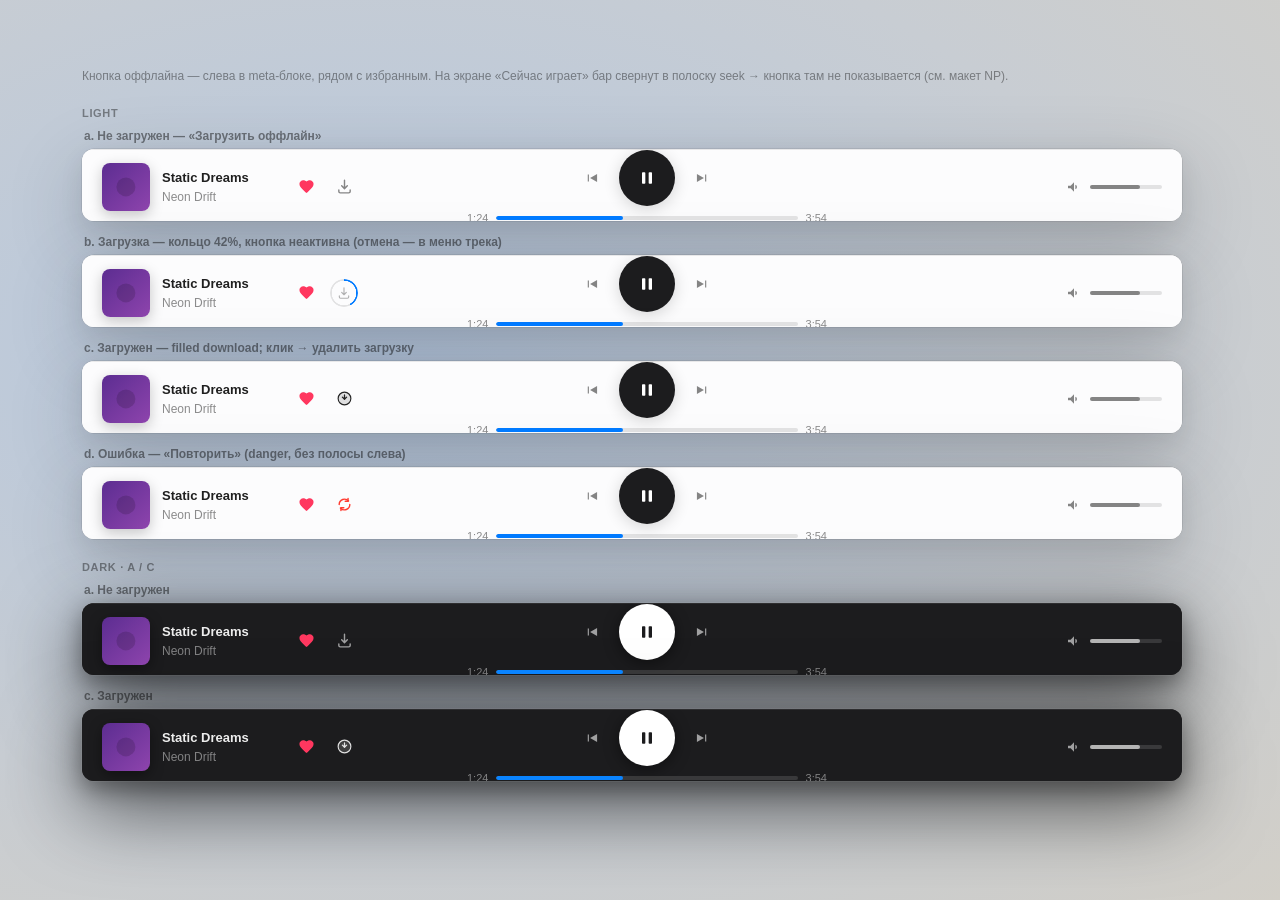
<file: ux/Экран — player bar, оффлайн.html>
<!DOCTYPE html>
<html lang="ru">
<head>
<meta charset="UTF-8">
<title>Cadence — Player bar · Оффлайн (FEAT5)</title>
<link rel="stylesheet" href="design-system/tokens.css">
<style>
  body.artifact { overflow: auto; }

  .board {
    width: 1180px;
    height: 920px;
    padding: 28px 32px;
    display: flex;
    flex-direction: column;
    gap: 22px;
    background: transparent;
    box-shadow: none;
    border-radius: 0;
    overflow: visible;
  }

  .theme-block {
    display: flex;
    flex-direction: column;
    gap: 10px;
  }

  .theme-label {
    font-size: 11px;
    font-weight: 700;
    letter-spacing: 0.06em;
    text-transform: uppercase;
    color: rgba(0, 0, 0, 0.4);
  }

  .states {
    display: flex;
    flex-direction: column;
    gap: 14px;
  }

  .state-row {
    display: flex;
    flex-direction: column;
    gap: 6px;
  }

  .state-label {
    font-size: 12px;
    font-weight: 600;
    color: rgba(0, 0, 0, 0.45);
    padding-left: 2px;
  }

  /* Player bar strip inside themed window chrome */
  .bar-frame {
    width: 1100px;
    height: 72px;
    border-radius: var(--radius-xl);
    background: var(--window);
    box-shadow: var(--shadow-window);
    overflow: hidden;
    display: flex;
    flex-direction: column;
    justify-content: flex-end;
  }

  .player {
    height: var(--player-h);
    background: var(--player-bar);
    border-top: var(--hairline) solid var(--border);
    display: grid;
    grid-template-columns: 260px 1fr 230px;
    align-items: center;
    padding: 0 20px;
  }

  .np-meta {
    display: flex;
    align-items: center;
    gap: 12px;
    min-width: 0;
  }

  .np-cover {
    width: 48px;
    height: 48px;
    border-radius: var(--radius-md);
    background: linear-gradient(135deg, #5c2d91, #8e44ad);
    position: relative;
    overflow: hidden;
    box-shadow: var(--shadow-cover);
    flex-shrink: 0;
  }

  .np-cover .disc {
    position: absolute;
    left: 50%;
    top: 50%;
    transform: translate(-50%, -50%);
    width: 40%;
    height: 40%;
    border-radius: 50%;
    background: rgba(0, 0, 0, 0.15);
  }

  .np-text { min-width: 0; flex: 1; }
  .np-title {
    font-size: 13px;
    font-weight: 600;
    color: var(--ink);
    white-space: nowrap;
    overflow: hidden;
    text-overflow: ellipsis;
    line-height: 18px;
  }
  .np-artist {
    font-size: 12px;
    color: var(--ink-secondary);
    margin-top: 2px;
    line-height: 16px;
  }

  .track-actions {
    display: flex;
    align-items: center;
    gap: 2px;
    flex-shrink: 0;
  }

  .icon-hit {
    width: 36px;
    height: 36px;
    border-radius: 50%;
    display: grid;
    place-items: center;
    color: var(--icon);
    cursor: default;
    position: relative;
    flex-shrink: 0;
    background: transparent;
    border: none;
    padding: 0;
  }

  .icon-hit:hover {
    background: var(--hover);
    color: var(--icon-hover);
  }

  .icon-hit.is-fav { color: var(--favorites); }
  .icon-hit.is-fav:hover { color: var(--favorites); background: var(--hover); }

  .icon-hit.is-downloading {
    color: var(--ink-muted);
    pointer-events: none;
  }

  .icon-hit.is-downloaded { color: var(--ink-primary); }
  .icon-hit.is-downloaded:hover { color: var(--ink); background: var(--hover); }

  .icon-hit.is-retry { color: var(--danger); }
  .icon-hit.is-retry:hover { color: var(--danger); background: var(--hover); }

  .icon-hit svg { display: block; }

  /* Circular progress around download icon — sole extra accent use with seek fill */
  .dl-ring {
    position: absolute;
    inset: 4px;
    border-radius: 50%;
    background:
      conic-gradient(var(--accent) 0 42%, var(--track-rail) 42% 100%);
    -webkit-mask: radial-gradient(farthest-side, transparent calc(100% - 2px), #000 calc(100% - 1.5px));
            mask: radial-gradient(farthest-side, transparent calc(100% - 2px), #000 calc(100% - 1.5px));
  }

  .transport {
    display: flex;
    flex-direction: column;
    align-items: center;
    gap: 6px;
  }

  .transport-btns {
    display: flex;
    align-items: center;
    gap: 12px;
  }

  .t-icon {
    width: 28px;
    height: 28px;
    display: grid;
    place-items: center;
    color: var(--icon);
  }

  .progress-row {
    display: flex;
    align-items: center;
    gap: 8px;
    width: 100%;
    max-width: 360px;
  }

  .progress-row .progress-rail { flex: 1; height: 4px; border-radius: 3px; background: var(--track-rail); overflow: hidden; }
  .progress-row .progress-fill { width: 42%; height: 100%; border-radius: 3px; background: var(--accent); }

  .right-controls {
    display: flex;
    justify-content: flex-end;
    align-items: center;
    gap: 8px;
    color: var(--icon);
  }

  .vol-rail {
    width: 72px;
    height: 4px;
    border-radius: 3px;
    background: var(--track-rail);
  }
  .vol-fill {
    width: 70%;
    height: 100%;
    border-radius: 3px;
    background: var(--volume-fill);
  }

  .note {
    font-size: 12px;
    color: rgba(0, 0, 0, 0.4);
    line-height: 1.4;
    max-width: 1100px;
  }
</style>
</head>
<body class="artifact">
  <div class="stage light-stage" style="min-height:100vh;align-items:flex-start;padding:40px 0;">
    <div class="board artboard" data-screen-label="Player bar — Оффлайн" data-od-id="screen-offline-player-bar" style="width:1180px;height:920px;">

      <div class="note" data-od-id="note-placement">
        Кнопка оффлайна — слева в meta-блоке, рядом с избранным. На экране «Сейчас играет» бар свернут в полоску seek → кнопка там не показывается (см. макет NP).
      </div>

      <!-- LIGHT -->
      <div class="theme-block" data-od-id="bars-light">
        <div class="theme-label">Light</div>
        <div class="states">

          <div class="state-row" data-od-id="bar-idle-light">
            <div class="state-label">a. Не загружен — «Загрузить оффлайн»</div>
            <div class="bar-frame" data-theme="light">
              <div class="player">
                <div class="np-meta">
                  <div class="np-cover"><div class="disc"></div></div>
                  <div class="np-text">
                    <div class="np-title">Static Dreams</div>
                    <div class="np-artist">Neon Drift</div>
                  </div>
                  <div class="track-actions">
                    <button class="icon-hit is-fav" type="button" aria-label="В избранном" data-od-id="btn-fav">
                      <svg width="17" height="17" viewBox="0 0 24 24" fill="currentColor"><path d="M12 21.35l-1.45-1.32C5.4 15.36 2 12.28 2 8.5 2 5.42 4.42 3 7.5 3c1.74 0 3.41.81 4.5 2.09C13.09 3.81 14.76 3 16.5 3 19.58 3 22 5.42 22 8.5c0 3.78-3.4 6.86-8.55 11.54L12 21.35z"/></svg>
                    </button>
                    <button class="icon-hit" type="button" aria-label="Загрузить оффлайн" data-od-id="btn-dl-idle">
                      <svg width="17" height="17" viewBox="0 0 24 24" fill="none"><path d="M12 3v12m0 0l-4-4m4 4l4-4" stroke="currentColor" stroke-width="2" stroke-linecap="round" stroke-linejoin="round"/><path d="M4 17v2a2 2 0 002 2h12a2 2 0 002-2v-2" stroke="currentColor" stroke-width="2" stroke-linecap="round"/></svg>
                    </button>
                  </div>
                </div>
                <div class="transport">
                  <div class="transport-btns">
                    <div class="t-icon"><svg width="14" height="14" viewBox="0 0 24 24" fill="currentColor"><path d="M3 6h2v12H3zm4 6 12 7V5z"/></svg></div>
                    <button class="btn-play" type="button" aria-label="Pause">
                      <svg width="20" height="20" viewBox="0 0 24 24" fill="var(--play-icon)"><rect x="6" y="5" width="4" height="14" rx="1"/><rect x="14" y="5" width="4" height="14" rx="1"/></svg>
                    </button>
                    <div class="t-icon"><svg width="14" height="14" viewBox="0 0 24 24" fill="currentColor"><path d="M19 6h2v12h-2zM5 5v14l12-7z"/></svg></div>
                  </div>
                  <div class="progress-row">
                    <span class="t-time">1:24</span>
                    <div class="progress-rail"><div class="progress-fill"></div></div>
                    <span class="t-time">3:54</span>
                  </div>
                </div>
                <div class="right-controls">
                  <svg width="16" height="16" viewBox="0 0 24 24" fill="currentColor"><path d="M3 10v4h4l5 5V5L7 10H3zm13.5 2a3.5 3.5 0 0 0-2.5-3.3v6.6a3.5 3.5 0 0 0 2.5-3.3z"/></svg>
                  <div class="vol-rail"><div class="vol-fill"></div></div>
                </div>
              </div>
            </div>
          </div>

          <div class="state-row" data-od-id="bar-progress-light">
            <div class="state-label">b. Загрузка — кольцо 42%, кнопка неактивна (отмена — в меню трека)</div>
            <div class="bar-frame" data-theme="light">
              <div class="player">
                <div class="np-meta">
                  <div class="np-cover"><div class="disc"></div></div>
                  <div class="np-text">
                    <div class="np-title">Static Dreams</div>
                    <div class="np-artist">Neon Drift</div>
                  </div>
                  <div class="track-actions">
                    <button class="icon-hit is-fav" type="button" aria-label="В избранном">
                      <svg width="17" height="17" viewBox="0 0 24 24" fill="currentColor"><path d="M12 21.35l-1.45-1.32C5.4 15.36 2 12.28 2 8.5 2 5.42 4.42 3 7.5 3c1.74 0 3.41.81 4.5 2.09C13.09 3.81 14.76 3 16.5 3 19.58 3 22 5.42 22 8.5c0 3.78-3.4 6.86-8.55 11.54L12 21.35z"/></svg>
                    </button>
                    <button class="icon-hit is-downloading" type="button" aria-label="Загрузка 42%" data-od-id="btn-dl-progress">
                      <span class="dl-ring" aria-hidden="true"></span>
                      <svg width="14" height="14" viewBox="0 0 24 24" fill="none" style="position:relative;z-index:1"><path d="M12 3v12m0 0l-4-4m4 4l4-4" stroke="currentColor" stroke-width="2" stroke-linecap="round" stroke-linejoin="round"/><path d="M4 17v2a2 2 0 002 2h12a2 2 0 002-2v-2" stroke="currentColor" stroke-width="2" stroke-linecap="round"/></svg>
                    </button>
                  </div>
                </div>
                <div class="transport">
                  <div class="transport-btns">
                    <div class="t-icon"><svg width="14" height="14" viewBox="0 0 24 24" fill="currentColor"><path d="M3 6h2v12H3zm4 6 12 7V5z"/></svg></div>
                    <button class="btn-play" type="button" aria-label="Pause">
                      <svg width="20" height="20" viewBox="0 0 24 24" fill="var(--play-icon)"><rect x="6" y="5" width="4" height="14" rx="1"/><rect x="14" y="5" width="4" height="14" rx="1"/></svg>
                    </button>
                    <div class="t-icon"><svg width="14" height="14" viewBox="0 0 24 24" fill="currentColor"><path d="M19 6h2v12h-2zM5 5v14l12-7z"/></svg></div>
                  </div>
                  <div class="progress-row">
                    <span class="t-time">1:24</span>
                    <div class="progress-rail"><div class="progress-fill"></div></div>
                    <span class="t-time">3:54</span>
                  </div>
                </div>
                <div class="right-controls">
                  <svg width="16" height="16" viewBox="0 0 24 24" fill="currentColor"><path d="M3 10v4h4l5 5V5L7 10H3zm13.5 2a3.5 3.5 0 0 0-2.5-3.3v6.6a3.5 3.5 0 0 0 2.5-3.3z"/></svg>
                  <div class="vol-rail"><div class="vol-fill"></div></div>
                </div>
              </div>
            </div>
          </div>

          <div class="state-row" data-od-id="bar-done-light">
            <div class="state-label">c. Загружен — filled download; клик → удалить загрузку</div>
            <div class="bar-frame" data-theme="light">
              <div class="player">
                <div class="np-meta">
                  <div class="np-cover"><div class="disc"></div></div>
                  <div class="np-text">
                    <div class="np-title">Static Dreams</div>
                    <div class="np-artist">Neon Drift</div>
                  </div>
                  <div class="track-actions">
                    <button class="icon-hit is-fav" type="button" aria-label="В избранном">
                      <svg width="17" height="17" viewBox="0 0 24 24" fill="currentColor"><path d="M12 21.35l-1.45-1.32C5.4 15.36 2 12.28 2 8.5 2 5.42 4.42 3 7.5 3c1.74 0 3.41.81 4.5 2.09C13.09 3.81 14.76 3 16.5 3 19.58 3 22 5.42 22 8.5c0 3.78-3.4 6.86-8.55 11.54L12 21.35z"/></svg>
                    </button>
                    <button class="icon-hit is-downloaded" type="button" aria-label="Удалить загрузку" data-od-id="btn-dl-done">
                      <svg width="17" height="17" viewBox="0 0 24 24" fill="none"><circle cx="12" cy="12" r="9" fill="currentColor" opacity="0.14"/><circle cx="12" cy="12" r="9" stroke="currentColor" stroke-width="1.6"/><path d="M12 7v6m0 0l-3-3m3 3l3-3" stroke="currentColor" stroke-width="1.8" stroke-linecap="round" stroke-linejoin="round"/></svg>
                    </button>
                  </div>
                </div>
                <div class="transport">
                  <div class="transport-btns">
                    <div class="t-icon"><svg width="14" height="14" viewBox="0 0 24 24" fill="currentColor"><path d="M3 6h2v12H3zm4 6 12 7V5z"/></svg></div>
                    <button class="btn-play" type="button" aria-label="Pause">
                      <svg width="20" height="20" viewBox="0 0 24 24" fill="var(--play-icon)"><rect x="6" y="5" width="4" height="14" rx="1"/><rect x="14" y="5" width="4" height="14" rx="1"/></svg>
                    </button>
                    <div class="t-icon"><svg width="14" height="14" viewBox="0 0 24 24" fill="currentColor"><path d="M19 6h2v12h-2zM5 5v14l12-7z"/></svg></div>
                  </div>
                  <div class="progress-row">
                    <span class="t-time">1:24</span>
                    <div class="progress-rail"><div class="progress-fill"></div></div>
                    <span class="t-time">3:54</span>
                  </div>
                </div>
                <div class="right-controls">
                  <svg width="16" height="16" viewBox="0 0 24 24" fill="currentColor"><path d="M3 10v4h4l5 5V5L7 10H3zm13.5 2a3.5 3.5 0 0 0-2.5-3.3v6.6a3.5 3.5 0 0 0 2.5-3.3z"/></svg>
                  <div class="vol-rail"><div class="vol-fill"></div></div>
                </div>
              </div>
            </div>
          </div>

          <div class="state-row" data-od-id="bar-retry-light">
            <div class="state-label">d. Ошибка — «Повторить» (danger, без полосы слева)</div>
            <div class="bar-frame" data-theme="light">
              <div class="player">
                <div class="np-meta">
                  <div class="np-cover"><div class="disc"></div></div>
                  <div class="np-text">
                    <div class="np-title">Static Dreams</div>
                    <div class="np-artist">Neon Drift</div>
                  </div>
                  <div class="track-actions">
                    <button class="icon-hit is-fav" type="button" aria-label="В избранном">
                      <svg width="17" height="17" viewBox="0 0 24 24" fill="currentColor"><path d="M12 21.35l-1.45-1.32C5.4 15.36 2 12.28 2 8.5 2 5.42 4.42 3 7.5 3c1.74 0 3.41.81 4.5 2.09C13.09 3.81 14.76 3 16.5 3 19.58 3 22 5.42 22 8.5c0 3.78-3.4 6.86-8.55 11.54L12 21.35z"/></svg>
                    </button>
                    <button class="icon-hit is-retry" type="button" aria-label="Повторить загрузку" data-od-id="btn-dl-retry">
                      <svg width="17" height="17" viewBox="0 0 24 24" fill="none"><path d="M4.5 12a7.5 7.5 0 0113.2-4.9M19.5 12a7.5 7.5 0 01-13.2 4.9" stroke="currentColor" stroke-width="2" stroke-linecap="round"/><path d="M17 3.5v4h-4M7 20.5v-4h4" stroke="currentColor" stroke-width="2" stroke-linecap="round" stroke-linejoin="round"/></svg>
                    </button>
                  </div>
                </div>
                <div class="transport">
                  <div class="transport-btns">
                    <div class="t-icon"><svg width="14" height="14" viewBox="0 0 24 24" fill="currentColor"><path d="M3 6h2v12H3zm4 6 12 7V5z"/></svg></div>
                    <button class="btn-play" type="button" aria-label="Pause">
                      <svg width="20" height="20" viewBox="0 0 24 24" fill="var(--play-icon)"><rect x="6" y="5" width="4" height="14" rx="1"/><rect x="14" y="5" width="4" height="14" rx="1"/></svg>
                    </button>
                    <div class="t-icon"><svg width="14" height="14" viewBox="0 0 24 24" fill="currentColor"><path d="M19 6h2v12h-2zM5 5v14l12-7z"/></svg></div>
                  </div>
                  <div class="progress-row">
                    <span class="t-time">1:24</span>
                    <div class="progress-rail"><div class="progress-fill"></div></div>
                    <span class="t-time">3:54</span>
                  </div>
                </div>
                <div class="right-controls">
                  <svg width="16" height="16" viewBox="0 0 24 24" fill="currentColor"><path d="M3 10v4h4l5 5V5L7 10H3zm13.5 2a3.5 3.5 0 0 0-2.5-3.3v6.6a3.5 3.5 0 0 0 2.5-3.3z"/></svg>
                  <div class="vol-rail"><div class="vol-fill"></div></div>
                </div>
              </div>
            </div>
          </div>

        </div>
      </div>

      <!-- DARK (compact: idle + done) -->
      <div class="theme-block" data-od-id="bars-dark">
        <div class="theme-label">Dark · a / c</div>
        <div class="states">

          <div class="state-row" data-od-id="bar-idle-dark">
            <div class="state-label">a. Не загружен</div>
            <div class="bar-frame" data-theme="dark">
              <div class="player">
                <div class="np-meta">
                  <div class="np-cover"><div class="disc"></div></div>
                  <div class="np-text">
                    <div class="np-title">Static Dreams</div>
                    <div class="np-artist">Neon Drift</div>
                  </div>
                  <div class="track-actions">
                    <button class="icon-hit is-fav" type="button" aria-label="В избранном">
                      <svg width="17" height="17" viewBox="0 0 24 24" fill="currentColor"><path d="M12 21.35l-1.45-1.32C5.4 15.36 2 12.28 2 8.5 2 5.42 4.42 3 7.5 3c1.74 0 3.41.81 4.5 2.09C13.09 3.81 14.76 3 16.5 3 19.58 3 22 5.42 22 8.5c0 3.78-3.4 6.86-8.55 11.54L12 21.35z"/></svg>
                    </button>
                    <button class="icon-hit" type="button" aria-label="Загрузить оффлайн">
                      <svg width="17" height="17" viewBox="0 0 24 24" fill="none"><path d="M12 3v12m0 0l-4-4m4 4l4-4" stroke="currentColor" stroke-width="2" stroke-linecap="round" stroke-linejoin="round"/><path d="M4 17v2a2 2 0 002 2h12a2 2 0 002-2v-2" stroke="currentColor" stroke-width="2" stroke-linecap="round"/></svg>
                    </button>
                  </div>
                </div>
                <div class="transport">
                  <div class="transport-btns">
                    <div class="t-icon"><svg width="14" height="14" viewBox="0 0 24 24" fill="currentColor"><path d="M3 6h2v12H3zm4 6 12 7V5z"/></svg></div>
                    <button class="btn-play" type="button" aria-label="Pause">
                      <svg width="20" height="20" viewBox="0 0 24 24" fill="var(--play-icon)"><rect x="6" y="5" width="4" height="14" rx="1"/><rect x="14" y="5" width="4" height="14" rx="1"/></svg>
                    </button>
                    <div class="t-icon"><svg width="14" height="14" viewBox="0 0 24 24" fill="currentColor"><path d="M19 6h2v12h-2zM5 5v14l12-7z"/></svg></div>
                  </div>
                  <div class="progress-row">
                    <span class="t-time">1:24</span>
                    <div class="progress-rail"><div class="progress-fill"></div></div>
                    <span class="t-time">3:54</span>
                  </div>
                </div>
                <div class="right-controls">
                  <svg width="16" height="16" viewBox="0 0 24 24" fill="currentColor"><path d="M3 10v4h4l5 5V5L7 10H3zm13.5 2a3.5 3.5 0 0 0-2.5-3.3v6.6a3.5 3.5 0 0 0 2.5-3.3z"/></svg>
                  <div class="vol-rail"><div class="vol-fill"></div></div>
                </div>
              </div>
            </div>
          </div>

          <div class="state-row" data-od-id="bar-done-dark">
            <div class="state-label">c. Загружен</div>
            <div class="bar-frame" data-theme="dark">
              <div class="player">
                <div class="np-meta">
                  <div class="np-cover"><div class="disc"></div></div>
                  <div class="np-text">
                    <div class="np-title">Static Dreams</div>
                    <div class="np-artist">Neon Drift</div>
                  </div>
                  <div class="track-actions">
                    <button class="icon-hit is-fav" type="button" aria-label="В избранном">
                      <svg width="17" height="17" viewBox="0 0 24 24" fill="currentColor"><path d="M12 21.35l-1.45-1.32C5.4 15.36 2 12.28 2 8.5 2 5.42 4.42 3 7.5 3c1.74 0 3.41.81 4.5 2.09C13.09 3.81 14.76 3 16.5 3 19.58 3 22 5.42 22 8.5c0 3.78-3.4 6.86-8.55 11.54L12 21.35z"/></svg>
                    </button>
                    <button class="icon-hit is-downloaded" type="button" aria-label="Удалить загрузку">
                      <svg width="17" height="17" viewBox="0 0 24 24" fill="none"><circle cx="12" cy="12" r="9" fill="currentColor" opacity="0.18"/><circle cx="12" cy="12" r="9" stroke="currentColor" stroke-width="1.6"/><path d="M12 7v6m0 0l-3-3m3 3l3-3" stroke="currentColor" stroke-width="1.8" stroke-linecap="round" stroke-linejoin="round"/></svg>
                    </button>
                  </div>
                </div>
                <div class="transport">
                  <div class="transport-btns">
                    <div class="t-icon"><svg width="14" height="14" viewBox="0 0 24 24" fill="currentColor"><path d="M3 6h2v12H3zm4 6 12 7V5z"/></svg></div>
                    <button class="btn-play" type="button" aria-label="Pause">
                      <svg width="20" height="20" viewBox="0 0 24 24" fill="var(--play-icon)"><rect x="6" y="5" width="4" height="14" rx="1"/><rect x="14" y="5" width="4" height="14" rx="1"/></svg>
                    </button>
                    <div class="t-icon"><svg width="14" height="14" viewBox="0 0 24 24" fill="currentColor"><path d="M19 6h2v12h-2zM5 5v14l12-7z"/></svg></div>
                  </div>
                  <div class="progress-row">
                    <span class="t-time">1:24</span>
                    <div class="progress-rail"><div class="progress-fill"></div></div>
                    <span class="t-time">3:54</span>
                  </div>
                </div>
                <div class="right-controls">
                  <svg width="16" height="16" viewBox="0 0 24 24" fill="currentColor"><path d="M3 10v4h4l5 5V5L7 10H3zm13.5 2a3.5 3.5 0 0 0-2.5-3.3v6.6a3.5 3.5 0 0 0 2.5-3.3z"/></svg>
                  <div class="vol-rail"><div class="vol-fill"></div></div>
                </div>
              </div>
            </div>
          </div>

        </div>
      </div>

    </div>
  </div>
</body>
</html>
</file>
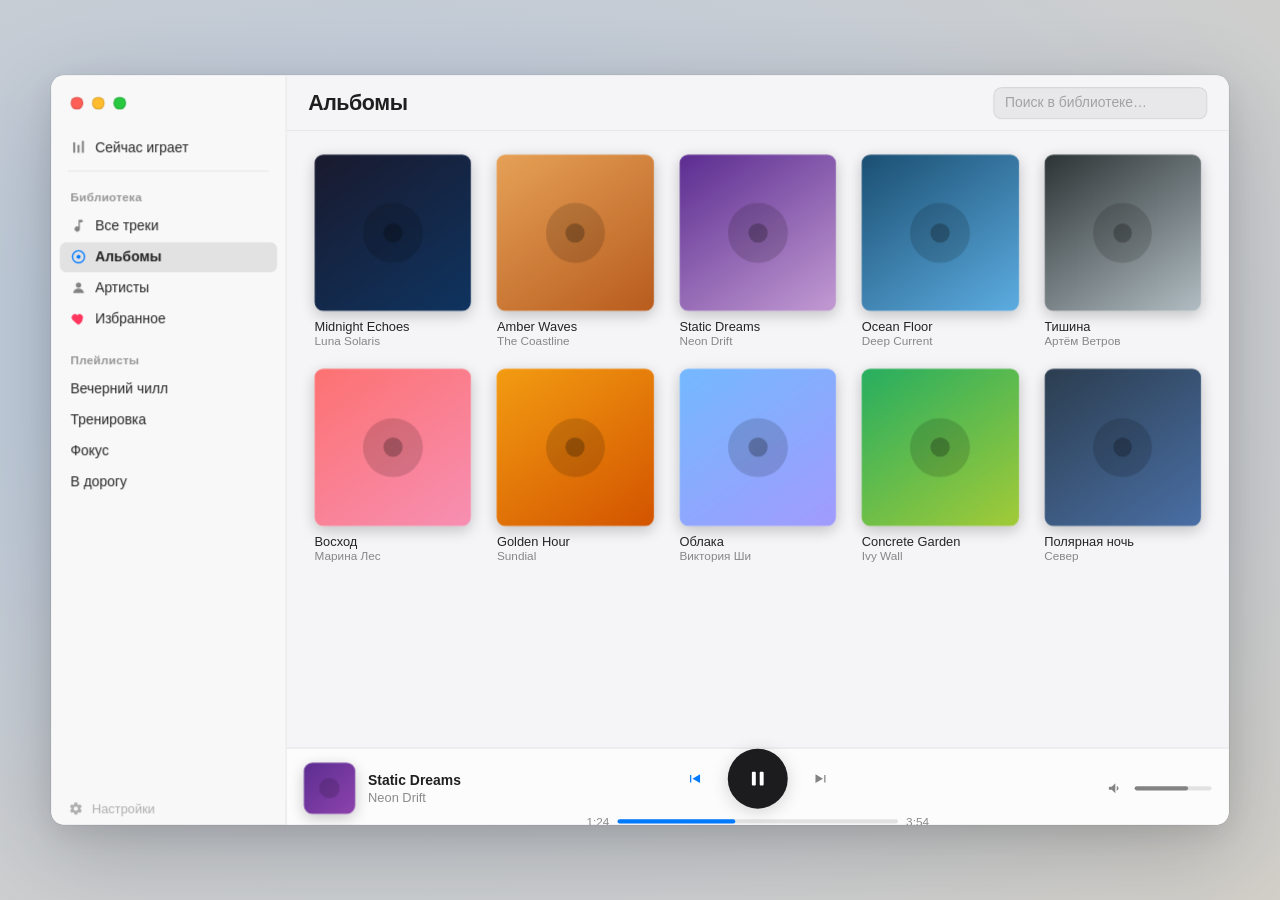
<file: ux/Экран — библиотека.html>
<!DOCTYPE html>
<html lang="ru">
<head>
<meta charset="UTF-8">
<title>Cadence — Библиотека</title>
<link rel="stylesheet" href="design-system/tokens.css">
<style>
  .artboard {
    display: flex;
    flex-direction: row;
    padding: 0;
  }
  .sidebar {
    width: var(--sidebar-w);
    flex-shrink: 0;
    display: flex;
    flex-direction: column;
    border-right: var(--hairline) solid var(--border);
  }
  .titlebar {
    height: var(--titlebar-h);
    display: flex;
    align-items: center;
    padding: 0 18px;
    flex-shrink: 0;
  }
  .traffic { display: flex; gap: 8px; }
  .tl {
    width: 12px; height: 12px; border-radius: 50%;
    border: 0.5px solid rgba(0,0,0,0.12);
  }
  .side-scroll {
    flex: 1;
    overflow: hidden;
    padding-bottom: 12px;
  }
  .side-scroll .nav-item { margin: 1px 8px; }
  .side-section {
    padding: 10px 18px 6px;
  }
  .main {
    flex: 1;
    display: flex;
    flex-direction: column;
    background: var(--content);
    min-width: 0;
  }
  .toolbar {
    height: 52px;
    display: flex;
    align-items: center;
    gap: 12px;
    padding: 0 20px;
    border-bottom: var(--hairline) solid var(--border-soft);
    flex-shrink: 0;
  }
  .search {
    margin-left: auto;
    height: 30px;
    width: 200px;
    padding: 0 10px;
    border-radius: var(--radius-md);
    background: var(--search-bg);
    border: 0.5px solid var(--border);
    display: flex;
    align-items: center;
    font-size: 13px;
    color: var(--ink-muted);
  }
  .grid-wrap {
    flex: 1;
    padding: 16px 20px 12px;
    overflow: hidden;
  }
  .album-grid {
    display: grid;
    grid-template-columns: repeat(5, 1fr);
    gap: 8px 12px;
  }
  .tile {
    padding: 6px;
    border-radius: var(--radius-lg);
  }
  .tile:hover { background: var(--hover); }
  .cover {
    width: 100%;
    aspect-ratio: 1;
    border-radius: var(--radius-md);
    position: relative;
    overflow: hidden;
    box-shadow: var(--shadow-cover);
  }
  .cover .disc {
    position: absolute;
    left: 50%; top: 50%;
    transform: translate(-50%, -50%);
    width: 38%; height: 38%;
    border-radius: 50%;
    background: rgba(0,0,0,0.15);
  }
  .cover .disc::after {
    content: "";
    position: absolute;
    left: 50%; top: 50%;
    transform: translate(-50%, -50%);
    width: 32%; height: 32%;
    border-radius: 50%;
    background: rgba(0,0,0,0.25);
  }
  .tile-title {
    margin-top: 8px;
    font-size: 12px;
    font-weight: 500;
    color: var(--ink-primary);
    white-space: nowrap;
    overflow: hidden;
    text-overflow: ellipsis;
  }
  .tile-artist {
    font-size: 11px;
    color: var(--ink-secondary);
    white-space: nowrap;
    overflow: hidden;
    text-overflow: ellipsis;
  }
  .player {
    height: var(--player-h);
    background: var(--player-bar);
    border-top: var(--hairline) solid var(--border);
    display: grid;
    grid-template-columns: 1fr 1.4fr 1fr;
    align-items: center;
    padding: 0 16px;
    flex-shrink: 0;
  }
  .np-meta { display: flex; align-items: center; gap: 12px; min-width: 0; }
  .np-cover {
    width: 48px; height: 48px; border-radius: var(--radius-md);
    background: linear-gradient(135deg, #5c2d91, #8e44ad);
    position: relative; overflow: hidden;
    box-shadow: var(--shadow-cover);
    flex-shrink: 0;
  }
  .np-cover .disc {
    position: absolute; left: 50%; top: 50%; transform: translate(-50%,-50%);
    width: 40%; height: 40%; border-radius: 50%; background: rgba(0,0,0,0.15);
  }
  .np-title { font-size: 13px; font-weight: 600; color: var(--ink); white-space: nowrap; overflow: hidden; text-overflow: ellipsis; }
  .np-artist { font-size: 12px; color: var(--ink-secondary); margin-top: 2px; }
  .transport { display: flex; flex-direction: column; align-items: center; gap: 6px; }
  .transport-btns { display: flex; align-items: center; gap: 16px; }
  .icon-btn {
    width: 28px; height: 28px; border-radius: 50%;
    display: grid; place-items: center; color: var(--icon);
  }
  .progress-row {
    display: flex; align-items: center; gap: 8px; width: 100%; max-width: 320px;
  }
  .progress-row .progress-rail { flex: 1; }
  .progress-row .progress-fill { width: 42%; }
  .settings-foot {
    margin-top: auto;
    padding: 8px 16px;
    display: flex;
    align-items: center;
    gap: 8px;
    color: var(--ink-muted);
    font-size: 12px;
  }
</style>
</head>
<body class="artifact">
  <div class="stage light-stage">
    <div class="artboard" data-theme="light" data-screen-label="Библиотека — Альбомы" data-od-id="screen-library">
      <aside class="sidebar sidebar-glass" data-od-id="sidebar">
        <div class="titlebar">
          <div class="traffic">
            <span class="tl" style="background:var(--traffic-close)"></span>
            <span class="tl" style="background:var(--traffic-min)"></span>
            <span class="tl" style="background:var(--traffic-zoom)"></span>
          </div>
        </div>
        <div class="side-scroll">
          <div class="nav-item" data-od-id="nav-nowplaying">
            <svg width="15" height="15" viewBox="0 0 24 24" fill="var(--icon)"><rect x="4" y="4" width="3" height="16" rx="1"/><rect x="10.5" y="8" width="3" height="12" rx="1"/><rect x="17" y="2" width="3" height="18" rx="1"/></svg>
            Сейчас играет
          </div>
          <div class="hairline" style="margin:8px 16px"></div>
          <div class="side-section t-section">Библиотека</div>
          <div class="nav-item">
            <svg width="15" height="15" viewBox="0 0 24 24" fill="var(--icon)"><path d="M12 3v10.55A4 4 0 1 0 14 17V7h4V3h-6z"/></svg>
            Все треки
          </div>
          <div class="nav-item is-selected" data-od-id="nav-albums">
            <svg class="nav-icon" width="15" height="15" viewBox="0 0 24 24" fill="currentColor"><circle cx="12" cy="12" r="9" fill="none" stroke="currentColor" stroke-width="2"/><circle cx="12" cy="12" r="3"/></svg>
            Альбомы
          </div>
          <div class="nav-item">
            <svg width="15" height="15" viewBox="0 0 24 24" fill="var(--icon)"><circle cx="12" cy="8" r="4"/><path d="M4 20c0-4 3.6-7 8-7s8 3 8 7"/></svg>
            Артисты
          </div>
          <div class="nav-item">
            <svg width="15" height="15" viewBox="0 0 24 24" fill="var(--favorites)"><path d="M12 21s-7-4.6-9.5-8.2C.7 10.2 1.7 6.5 5 5.2c2-.8 4.1 0 5.2 1.6C11.3 5.2 13.4 4.4 15.4 5.2c3.3 1.3 4.3 5 2.5 7.6C19 16.4 12 21 12 21z"/></svg>
            Избранное
          </div>
          <div class="side-section t-section" style="margin-top:8px">Плейлисты</div>
          <div class="nav-item">Вечерний чилл</div>
          <div class="nav-item">Тренировка</div>
          <div class="nav-item">Фокус</div>
          <div class="nav-item">В дорогу</div>
        </div>
        <div class="settings-foot">
          <svg width="14" height="14" viewBox="0 0 24 24" fill="currentColor"><path d="M19.14 12.94c.04-.31.06-.63.06-.94s-.02-.63-.06-.94l2.03-1.58a.5.5 0 0 0 .12-.64l-1.92-3.32a.5.5 0 0 0-.6-.22l-2.39.96a7.07 7.07 0 0 0-1.63-.94l-.36-2.54a.5.5 0 0 0-.5-.42h-3.84a.5.5 0 0 0-.5.42l-.36 2.54c-.58.23-1.12.54-1.63.94l-2.39-.96a.5.5 0 0 0-.6.22L2.71 8.84a.5.5 0 0 0 .12.64l2.03 1.58c-.04.31-.06.63-.06.94s.02.63.06.94L2.83 14.52a.5.5 0 0 0-.12.64l1.92 3.32c.14.24.43.34.68.22l2.39-.96c.5.4 1.05.71 1.63.94l.36 2.54c.05.24.26.42.5.42h3.84c.24 0 .45-.18.5-.42l.36-2.54c.58-.23 1.12-.54 1.63-.94l2.39.96c.25.12.54.02.68-.22l1.92-3.32a.5.5 0 0 0-.12-.64l-2.03-1.58zM12 15.5A3.5 3.5 0 1 1 12 8.5a3.5 3.5 0 0 1 0 7z"/></svg>
          Настройки
        </div>
      </aside>

      <div class="main">
        <div class="toolbar" data-od-id="toolbar">
          <div class="t-h1">Альбомы</div>
          <div class="search" data-od-id="search">Поиск в библиотеке…</div>
        </div>
        <div class="grid-wrap">
          <div class="album-grid" data-od-id="album-grid">
            <div class="tile" data-od-id="album-midnight">
              <div class="cover" style="background:linear-gradient(145deg,#1a1a2e,#0f3460)"><div class="disc"></div></div>
              <div class="tile-title">Midnight Echoes</div>
              <div class="tile-artist">Luna Solaris</div>
            </div>
            <div class="tile">
              <div class="cover" style="background:linear-gradient(145deg,#e6a157,#b85c1e)"><div class="disc"></div></div>
              <div class="tile-title">Amber Waves</div>
              <div class="tile-artist">The Coastline</div>
            </div>
            <div class="tile">
              <div class="cover" style="background:linear-gradient(145deg,#5c2d91,#c39bd3)"><div class="disc"></div></div>
              <div class="tile-title">Static Dreams</div>
              <div class="tile-artist">Neon Drift</div>
            </div>
            <div class="tile">
              <div class="cover" style="background:linear-gradient(145deg,#1b4f72,#5dade2)"><div class="disc"></div></div>
              <div class="tile-title">Ocean Floor</div>
              <div class="tile-artist">Deep Current</div>
            </div>
            <div class="tile">
              <div class="cover" style="background:linear-gradient(145deg,#2d3436,#b2bec3)"><div class="disc"></div></div>
              <div class="tile-title">Тишина</div>
              <div class="tile-artist">Артём Ветров</div>
            </div>
            <div class="tile">
              <div class="cover" style="background:linear-gradient(145deg,#fd7272,#f78fb3)"><div class="disc"></div></div>
              <div class="tile-title">Восход</div>
              <div class="tile-artist">Марина Лес</div>
            </div>
            <div class="tile">
              <div class="cover" style="background:linear-gradient(145deg,#f39c12,#d35400)"><div class="disc"></div></div>
              <div class="tile-title">Golden Hour</div>
              <div class="tile-artist">Sundial</div>
            </div>
            <div class="tile">
              <div class="cover" style="background:linear-gradient(145deg,#74b9ff,#a29bfe)"><div class="disc"></div></div>
              <div class="tile-title">Облака</div>
              <div class="tile-artist">Виктория Ши</div>
            </div>
            <div class="tile">
              <div class="cover" style="background:linear-gradient(145deg,#27ae60,#a3cb38)"><div class="disc"></div></div>
              <div class="tile-title">Concrete Garden</div>
              <div class="tile-artist">Ivy Wall</div>
            </div>
            <div class="tile">
              <div class="cover" style="background:linear-gradient(145deg,#2c3e50,#4a6fa5)"><div class="disc"></div></div>
              <div class="tile-title">Полярная ночь</div>
              <div class="tile-artist">Север</div>
            </div>
          </div>
        </div>

        <div class="player" data-od-id="player-bar">
          <div class="np-meta">
            <div class="np-cover"><div class="disc"></div></div>
            <div style="min-width:0">
              <div class="np-title">Static Dreams</div>
              <div class="np-artist">Neon Drift</div>
            </div>
          </div>
          <div class="transport">
            <div class="transport-btns">
              <div class="icon-btn" style="color:var(--accent)">
                <svg width="14" height="14" viewBox="0 0 24 24" fill="currentColor"><path d="M3 6h2v12H3zm4 6 12 7V5z"/></svg>
              </div>
              <button class="btn-play" type="button" aria-label="Pause" data-od-id="btn-play">
                <svg width="22" height="22" viewBox="0 0 24 24" fill="var(--play-icon)"><rect x="6" y="5" width="4" height="14" rx="1"/><rect x="14" y="5" width="4" height="14" rx="1"/></svg>
              </button>
              <div class="icon-btn">
                <svg width="14" height="14" viewBox="0 0 24 24" fill="currentColor"><path d="M19 6h2v12h-2zM5 5v14l12-7z"/></svg>
              </div>
            </div>
            <div class="progress-row">
              <span class="t-time">1:24</span>
              <div class="progress-rail"><div class="progress-fill"></div></div>
              <span class="t-time">3:54</span>
            </div>
          </div>
          <div style="display:flex;justify-content:flex-end;align-items:center;gap:10px;color:var(--icon)">
            <svg width="16" height="16" viewBox="0 0 24 24" fill="currentColor"><path d="M3 10v4h4l5 5V5L7 10H3zm13.5 2a3.5 3.5 0 0 0-2.5-3.3v6.6a3.5 3.5 0 0 0 2.5-3.3z"/></svg>
            <div style="width:72px;height:4px;border-radius:3px;background:var(--track-rail)">
              <div style="width:70%;height:100%;border-radius:3px;background:var(--volume-fill)"></div>
            </div>
          </div>
        </div>
      </div>
    </div>
  </div>
  <script>
    (function () {
      var ab = document.querySelector('.artboard');
      var W = 1100, H = 700;
      function fit() {
        var s = Math.min(window.innerWidth / W, window.innerHeight / H) * 0.92;
        ab.style.transform = 'scale(' + s + ')';
        ab.style.transformOrigin = 'center center';
      }
      window.addEventListener('resize', fit);
      fit();
    })();
  </script>
</body>
</html>
</file>
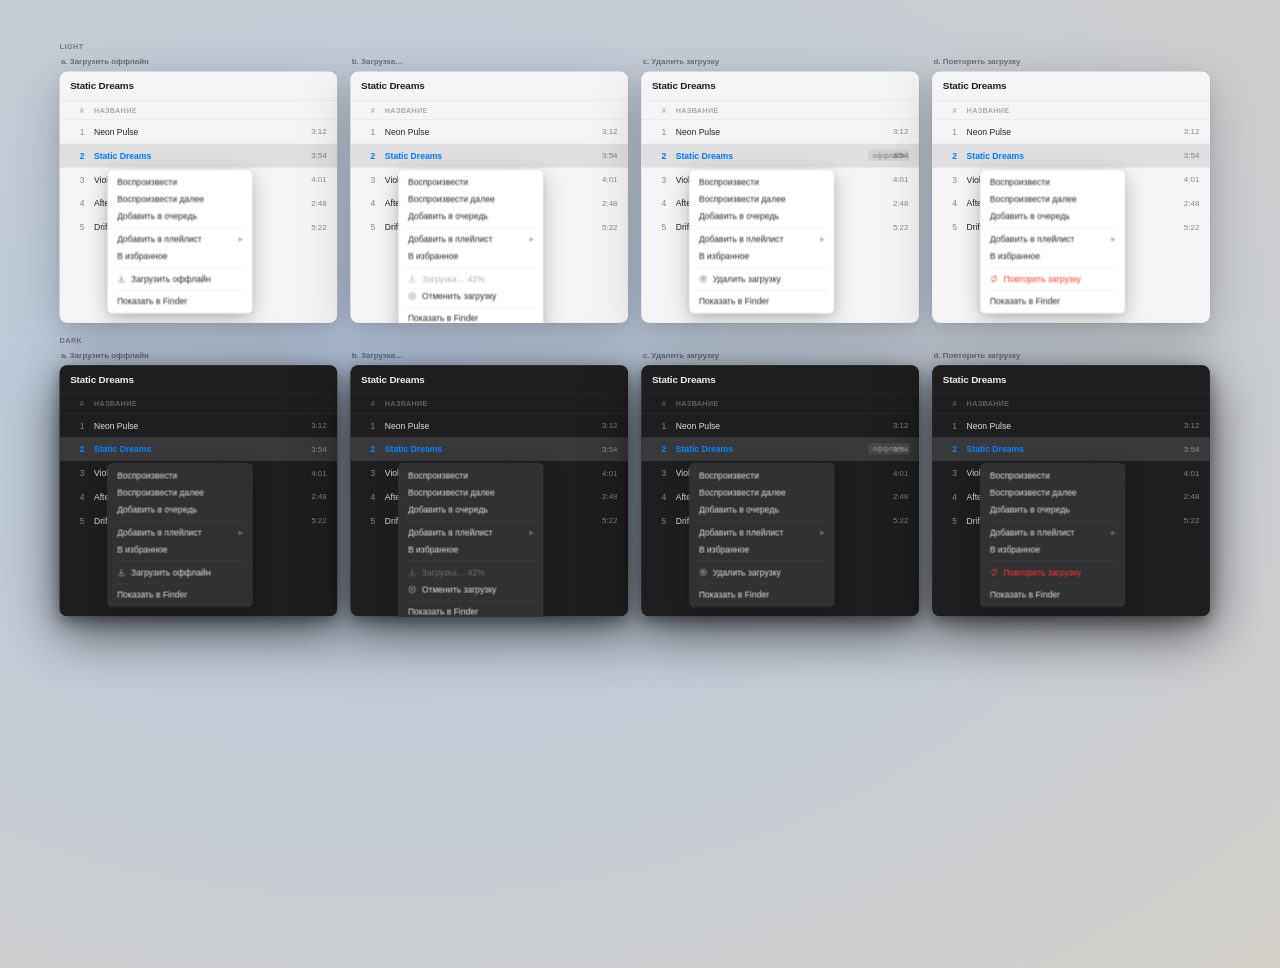
<file: ux/Экран — контекстное меню трека, оффлайн.html>
<!DOCTYPE html>
<html lang="ru">
<head>
<meta charset="UTF-8">
<title>Cadence — Контекстное меню трека · Оффлайн (FEAT5)</title>
<link rel="stylesheet" href="design-system/tokens.css">
<style>
  body.artifact { overflow: auto; }

  .board {
    width: 1820px;
    height: 920px;
    padding: 28px 32px;
    display: flex;
    flex-direction: column;
    gap: 20px;
    background: transparent;
    box-shadow: none;
    border-radius: 0;
    overflow: visible;
  }

  .theme-block {
    display: flex;
    flex-direction: column;
    gap: 10px;
  }

  .theme-label {
    font-size: 11px;
    font-weight: 700;
    letter-spacing: 0.06em;
    text-transform: uppercase;
    color: rgba(0, 0, 0, 0.4);
  }

  .menus-row {
    display: flex;
    gap: 20px;
    align-items: flex-start;
  }

  .menu-col {
    display: flex;
    flex-direction: column;
    gap: 8px;
    width: 420px;
    flex-shrink: 0;
  }

  .menu-col-label {
    font-size: 12px;
    font-weight: 600;
    color: rgba(0, 0, 0, 0.45);
    padding-left: 2px;
  }

  /* Mini app window backdrop */
  .app-slice {
    width: 420px;
    height: 380px;
    border-radius: var(--radius-xl);
    background: var(--window);
    box-shadow: var(--shadow-window);
    overflow: hidden;
    display: flex;
    flex-direction: column;
    position: relative;
  }

  .slice-main {
    flex: 1;
    display: flex;
    flex-direction: column;
    background: var(--content);
    min-height: 0;
  }

  .slice-toolbar {
    height: 44px;
    display: flex;
    align-items: center;
    padding: 0 16px;
    border-bottom: var(--hairline) solid var(--border-soft);
    flex-shrink: 0;
  }

  .slice-title {
    font-size: 15px;
    font-weight: 700;
    letter-spacing: -0.02em;
    color: var(--ink);
  }

  .track-header {
    display: grid;
    grid-template-columns: 36px 1fr 52px;
    padding: 8px 16px;
    color: var(--ink-muted);
    font-size: 11px;
    font-weight: 600;
    text-transform: uppercase;
    letter-spacing: 0.04em;
    border-bottom: var(--hairline) solid var(--border);
  }

  .track-row {
    display: grid;
    grid-template-columns: 36px 1fr 52px;
    padding: 0 16px;
    height: 36px;
    align-items: center;
    font-size: 13px;
  }

  .track-row.is-target {
    background: var(--selected);
  }

  .track-row .num {
    text-align: center;
    color: var(--ink-secondary);
    font-variant-numeric: tabular-nums;
  }

  .track-row.is-target .num,
  .track-row.is-target .name {
    color: var(--accent);
    font-weight: 600;
  }

  .track-row .name {
    color: var(--ink-primary);
    overflow: hidden;
    text-overflow: ellipsis;
    white-space: nowrap;
    padding-right: 8px;
  }

  .track-row .dur {
    text-align: right;
    font-size: 12px;
    color: var(--ink-secondary);
    font-variant-numeric: tabular-nums;
  }

  /* Context menu */
  .ctx-menu {
    position: absolute;
    left: 72px;
    top: 148px;
    z-index: 20;
    min-width: 220px;
    background: var(--menu);
    backdrop-filter: blur(30px) saturate(180%);
    -webkit-backdrop-filter: blur(30px) saturate(180%);
    border-radius: var(--radius-md);
    padding: 4px;
    border: var(--hairline) solid var(--border);
    box-shadow: var(--shadow-menu);
    font-family: var(--font-sans);
  }

  .ctx-item {
    display: flex;
    align-items: center;
    gap: 8px;
    padding: 5px 10px;
    border-radius: var(--radius-xs);
    font-size: 13px;
    font-weight: 400;
    color: var(--ink-primary);
    cursor: default;
    min-height: 26px;
  }

  .ctx-item:hover:not(.is-disabled):not(.is-danger-hover) {
    background: var(--accent);
    color: #fff;
  }

  .ctx-item:hover:not(.is-disabled):not(.is-danger-hover) .ctx-icon {
    color: #fff;
  }

  .ctx-item:hover:not(.is-disabled):not(.is-danger-hover) .ctx-chevron {
    color: rgba(255, 255, 255, 0.7);
  }

  .ctx-item.is-disabled {
    color: var(--ink-muted);
    pointer-events: none;
  }

  .ctx-item.is-disabled .ctx-icon {
    color: var(--ink-muted);
  }

  .ctx-item.is-retry {
    color: var(--danger);
  }

  .ctx-item.is-retry .ctx-icon {
    color: var(--danger);
  }

  .ctx-item.is-retry:hover {
    background: var(--danger);
    color: #fff;
  }

  .ctx-item.is-retry:hover .ctx-icon {
    color: #fff;
  }

  .ctx-icon {
    width: 13px;
    height: 13px;
    flex-shrink: 0;
    color: var(--icon);
    display: grid;
    place-items: center;
  }

  .ctx-icon svg {
    width: 13px;
    height: 13px;
    display: block;
  }

  .ctx-label {
    flex: 1;
    white-space: nowrap;
  }

  .ctx-chevron {
    font-size: 9px;
    color: var(--ink-muted);
    margin-left: 8px;
  }

  .ctx-sep {
    height: var(--hairline);
    background: var(--border);
    margin: 4px 6px;
  }

  .offline-badge {
    position: absolute;
    right: 14px;
    top: 118px;
    font-size: 10px;
    font-weight: 600;
    letter-spacing: 0.02em;
    color: var(--ink-muted);
    background: var(--hover);
    padding: 3px 7px;
    border-radius: 4px;
  }
</style>
</head>
<body class="artifact">
  <div class="stage light-stage" style="position:relative;min-height:100vh;padding:24px 0;display:flex;justify-content:center;align-items:flex-start;">
    <div class="board artboard" data-screen-label="Контекстное меню трека — Оффлайн" data-od-id="screen-offline-menu" style="width:1820px;height:920px;">

      <!-- LIGHT -->
      <div class="theme-block" data-od-id="menus-light">
        <div class="theme-label">Light</div>
        <div class="menus-row">

          <!-- a. Download -->
          <div class="menu-col" data-od-id="menu-download-light">
            <div class="menu-col-label">a. Загрузить оффлайн</div>
            <div class="app-slice" data-theme="light">
              <div class="slice-main">
                <div class="slice-toolbar"><div class="slice-title">Static Dreams</div></div>
                <div class="track-header"><span style="text-align:center">#</span><span>Название</span><span style="text-align:right"></span></div>
                <div class="track-row"><span class="num">1</span><span class="name">Neon Pulse</span><span class="dur">3:12</span></div>
                <div class="track-row is-target"><span class="num">2</span><span class="name">Static Dreams</span><span class="dur">3:54</span></div>
                <div class="track-row"><span class="num">3</span><span class="name">Violet Rain</span><span class="dur">4:01</span></div>
                <div class="track-row"><span class="num">4</span><span class="name">Afterglow</span><span class="dur">2:48</span></div>
                <div class="track-row"><span class="num">5</span><span class="name">Drift</span><span class="dur">5:22</span></div>
              </div>
              <div class="ctx-menu" data-od-id="ctx-a">
                <div class="ctx-item"><span class="ctx-label">Воспроизвести</span></div>
                <div class="ctx-item"><span class="ctx-label">Воспроизвести далее</span></div>
                <div class="ctx-item"><span class="ctx-label">Добавить в очередь</span></div>
                <div class="ctx-sep"></div>
                <div class="ctx-item"><span class="ctx-label">Добавить в плейлист</span><span class="ctx-chevron">▶</span></div>
                <div class="ctx-item"><span class="ctx-label">В избранное</span></div>
                <div class="ctx-sep"></div>
                <div class="ctx-item" data-od-id="offline-action-a">
                  <span class="ctx-icon" aria-hidden="true">
                    <svg viewBox="0 0 24 24" fill="none"><path d="M12 3v12m0 0l-4-4m4 4l4-4" stroke="currentColor" stroke-width="2" stroke-linecap="round" stroke-linejoin="round"/><path d="M4 17v2a2 2 0 002 2h12a2 2 0 002-2v-2" stroke="currentColor" stroke-width="2" stroke-linecap="round"/></svg>
                  </span>
                  <span class="ctx-label">Загрузить оффлайн</span>
                </div>
                <div class="ctx-sep"></div>
                <div class="ctx-item"><span class="ctx-label">Показать в Finder</span></div>
              </div>
            </div>
          </div>

          <!-- b. Downloading -->
          <div class="menu-col" data-od-id="menu-progress-light">
            <div class="menu-col-label">b. Загрузка…</div>
            <div class="app-slice" data-theme="light">
              <div class="slice-main">
                <div class="slice-toolbar"><div class="slice-title">Static Dreams</div></div>
                <div class="track-header"><span style="text-align:center">#</span><span>Название</span><span style="text-align:right"></span></div>
                <div class="track-row"><span class="num">1</span><span class="name">Neon Pulse</span><span class="dur">3:12</span></div>
                <div class="track-row is-target"><span class="num">2</span><span class="name">Static Dreams</span><span class="dur">3:54</span></div>
                <div class="track-row"><span class="num">3</span><span class="name">Violet Rain</span><span class="dur">4:01</span></div>
                <div class="track-row"><span class="num">4</span><span class="name">Afterglow</span><span class="dur">2:48</span></div>
                <div class="track-row"><span class="num">5</span><span class="name">Drift</span><span class="dur">5:22</span></div>
              </div>
              <div class="ctx-menu" data-od-id="ctx-b">
                <div class="ctx-item"><span class="ctx-label">Воспроизвести</span></div>
                <div class="ctx-item"><span class="ctx-label">Воспроизвести далее</span></div>
                <div class="ctx-item"><span class="ctx-label">Добавить в очередь</span></div>
                <div class="ctx-sep"></div>
                <div class="ctx-item"><span class="ctx-label">Добавить в плейлист</span><span class="ctx-chevron">▶</span></div>
                <div class="ctx-item"><span class="ctx-label">В избранное</span></div>
                <div class="ctx-sep"></div>
                <div class="ctx-item is-disabled" data-od-id="offline-action-b">
                  <span class="ctx-icon" aria-hidden="true">
                    <svg viewBox="0 0 24 24" fill="none"><path d="M12 3v12m0 0l-4-4m4 4l4-4" stroke="currentColor" stroke-width="2" stroke-linecap="round" stroke-linejoin="round"/><path d="M4 17v2a2 2 0 002 2h12a2 2 0 002-2v-2" stroke="currentColor" stroke-width="2" stroke-linecap="round"/></svg>
                  </span>
                  <span class="ctx-label">Загрузка… 42%</span>
                </div>
                <div class="ctx-item" data-od-id="offline-cancel-b">
                  <span class="ctx-icon" aria-hidden="true">
                    <svg viewBox="0 0 24 24" fill="none"><circle cx="12" cy="12" r="9" stroke="currentColor" stroke-width="2"/><path d="M15 9l-6 6M9 9l6 6" stroke="currentColor" stroke-width="2" stroke-linecap="round"/></svg>
                  </span>
                  <span class="ctx-label">Отменить загрузку</span>
                </div>
                <div class="ctx-sep"></div>
                <div class="ctx-item"><span class="ctx-label">Показать в Finder</span></div>
              </div>
            </div>
          </div>

          <!-- c. Remove -->
          <div class="menu-col" data-od-id="menu-remove-light">
            <div class="menu-col-label">c. Удалить загрузку</div>
            <div class="app-slice" data-theme="light">
              <div class="slice-main">
                <div class="slice-toolbar"><div class="slice-title">Static Dreams</div></div>
                <div class="track-header"><span style="text-align:center">#</span><span>Название</span><span style="text-align:right"></span></div>
                <div class="track-row"><span class="num">1</span><span class="name">Neon Pulse</span><span class="dur">3:12</span></div>
                <div class="track-row is-target"><span class="num">2</span><span class="name">Static Dreams</span><span class="dur">3:54</span></div>
                <div class="track-row"><span class="num">3</span><span class="name">Violet Rain</span><span class="dur">4:01</span></div>
                <div class="track-row"><span class="num">4</span><span class="name">Afterglow</span><span class="dur">2:48</span></div>
                <div class="track-row"><span class="num">5</span><span class="name">Drift</span><span class="dur">5:22</span></div>
              </div>
              <div class="offline-badge">оффлайн</div>
              <div class="ctx-menu" data-od-id="ctx-c">
                <div class="ctx-item"><span class="ctx-label">Воспроизвести</span></div>
                <div class="ctx-item"><span class="ctx-label">Воспроизвести далее</span></div>
                <div class="ctx-item"><span class="ctx-label">Добавить в очередь</span></div>
                <div class="ctx-sep"></div>
                <div class="ctx-item"><span class="ctx-label">Добавить в плейлист</span><span class="ctx-chevron">▶</span></div>
                <div class="ctx-item"><span class="ctx-label">В избранное</span></div>
                <div class="ctx-sep"></div>
                <div class="ctx-item" data-od-id="offline-action-c">
                  <span class="ctx-icon" aria-hidden="true">
                    <svg viewBox="0 0 24 24" fill="none"><circle cx="12" cy="12" r="9" fill="currentColor" opacity="0.18"/><circle cx="12" cy="12" r="9" stroke="currentColor" stroke-width="1.6"/><path d="M12 7v6m0 0l-3-3m3 3l3-3" stroke="currentColor" stroke-width="1.8" stroke-linecap="round" stroke-linejoin="round"/></svg>
                  </span>
                  <span class="ctx-label">Удалить загрузку</span>
                </div>
                <div class="ctx-sep"></div>
                <div class="ctx-item"><span class="ctx-label">Показать в Finder</span></div>
              </div>
            </div>
          </div>

          <!-- d. Retry -->
          <div class="menu-col" data-od-id="menu-retry-light">
            <div class="menu-col-label">d. Повторить загрузку</div>
            <div class="app-slice" data-theme="light">
              <div class="slice-main">
                <div class="slice-toolbar"><div class="slice-title">Static Dreams</div></div>
                <div class="track-header"><span style="text-align:center">#</span><span>Название</span><span style="text-align:right"></span></div>
                <div class="track-row"><span class="num">1</span><span class="name">Neon Pulse</span><span class="dur">3:12</span></div>
                <div class="track-row is-target"><span class="num">2</span><span class="name">Static Dreams</span><span class="dur">3:54</span></div>
                <div class="track-row"><span class="num">3</span><span class="name">Violet Rain</span><span class="dur">4:01</span></div>
                <div class="track-row"><span class="num">4</span><span class="name">Afterglow</span><span class="dur">2:48</span></div>
                <div class="track-row"><span class="num">5</span><span class="name">Drift</span><span class="dur">5:22</span></div>
              </div>
              <div class="ctx-menu" data-od-id="ctx-d">
                <div class="ctx-item"><span class="ctx-label">Воспроизвести</span></div>
                <div class="ctx-item"><span class="ctx-label">Воспроизвести далее</span></div>
                <div class="ctx-item"><span class="ctx-label">Добавить в очередь</span></div>
                <div class="ctx-sep"></div>
                <div class="ctx-item"><span class="ctx-label">Добавить в плейлист</span><span class="ctx-chevron">▶</span></div>
                <div class="ctx-item"><span class="ctx-label">В избранное</span></div>
                <div class="ctx-sep"></div>
                <div class="ctx-item is-retry" data-od-id="offline-action-d">
                  <span class="ctx-icon" aria-hidden="true">
                    <svg viewBox="0 0 24 24" fill="none"><path d="M4.5 12a7.5 7.5 0 0113.2-4.9M19.5 12a7.5 7.5 0 01-13.2 4.9" stroke="currentColor" stroke-width="2" stroke-linecap="round"/><path d="M17 3.5v4h-4M7 20.5v-4h4" stroke="currentColor" stroke-width="2" stroke-linecap="round" stroke-linejoin="round"/></svg>
                  </span>
                  <span class="ctx-label">Повторить загрузку</span>
                </div>
                <div class="ctx-sep"></div>
                <div class="ctx-item"><span class="ctx-label">Показать в Finder</span></div>
              </div>
            </div>
          </div>

        </div>
      </div>

      <!-- DARK -->
      <div class="theme-block" data-od-id="menus-dark">
        <div class="theme-label" style="color:rgba(0,0,0,0.4)">Dark</div>
        <div class="menus-row">

          <div class="menu-col" data-od-id="menu-download-dark">
            <div class="menu-col-label">a. Загрузить оффлайн</div>
            <div class="app-slice" data-theme="dark">
              <div class="slice-main">
                <div class="slice-toolbar"><div class="slice-title">Static Dreams</div></div>
                <div class="track-header"><span style="text-align:center">#</span><span>Название</span><span></span></div>
                <div class="track-row"><span class="num">1</span><span class="name">Neon Pulse</span><span class="dur">3:12</span></div>
                <div class="track-row is-target"><span class="num">2</span><span class="name">Static Dreams</span><span class="dur">3:54</span></div>
                <div class="track-row"><span class="num">3</span><span class="name">Violet Rain</span><span class="dur">4:01</span></div>
                <div class="track-row"><span class="num">4</span><span class="name">Afterglow</span><span class="dur">2:48</span></div>
                <div class="track-row"><span class="num">5</span><span class="name">Drift</span><span class="dur">5:22</span></div>
              </div>
              <div class="ctx-menu">
                <div class="ctx-item"><span class="ctx-label">Воспроизвести</span></div>
                <div class="ctx-item"><span class="ctx-label">Воспроизвести далее</span></div>
                <div class="ctx-item"><span class="ctx-label">Добавить в очередь</span></div>
                <div class="ctx-sep"></div>
                <div class="ctx-item"><span class="ctx-label">Добавить в плейлист</span><span class="ctx-chevron">▶</span></div>
                <div class="ctx-item"><span class="ctx-label">В избранное</span></div>
                <div class="ctx-sep"></div>
                <div class="ctx-item">
                  <span class="ctx-icon"><svg viewBox="0 0 24 24" fill="none"><path d="M12 3v12m0 0l-4-4m4 4l4-4" stroke="currentColor" stroke-width="2" stroke-linecap="round" stroke-linejoin="round"/><path d="M4 17v2a2 2 0 002 2h12a2 2 0 002-2v-2" stroke="currentColor" stroke-width="2" stroke-linecap="round"/></svg></span>
                  <span class="ctx-label">Загрузить оффлайн</span>
                </div>
                <div class="ctx-sep"></div>
                <div class="ctx-item"><span class="ctx-label">Показать в Finder</span></div>
              </div>
            </div>
          </div>

          <div class="menu-col" data-od-id="menu-progress-dark">
            <div class="menu-col-label">b. Загрузка…</div>
            <div class="app-slice" data-theme="dark">
              <div class="slice-main">
                <div class="slice-toolbar"><div class="slice-title">Static Dreams</div></div>
                <div class="track-header"><span style="text-align:center">#</span><span>Название</span><span></span></div>
                <div class="track-row"><span class="num">1</span><span class="name">Neon Pulse</span><span class="dur">3:12</span></div>
                <div class="track-row is-target"><span class="num">2</span><span class="name">Static Dreams</span><span class="dur">3:54</span></div>
                <div class="track-row"><span class="num">3</span><span class="name">Violet Rain</span><span class="dur">4:01</span></div>
                <div class="track-row"><span class="num">4</span><span class="name">Afterglow</span><span class="dur">2:48</span></div>
                <div class="track-row"><span class="num">5</span><span class="name">Drift</span><span class="dur">5:22</span></div>
              </div>
              <div class="ctx-menu">
                <div class="ctx-item"><span class="ctx-label">Воспроизвести</span></div>
                <div class="ctx-item"><span class="ctx-label">Воспроизвести далее</span></div>
                <div class="ctx-item"><span class="ctx-label">Добавить в очередь</span></div>
                <div class="ctx-sep"></div>
                <div class="ctx-item"><span class="ctx-label">Добавить в плейлист</span><span class="ctx-chevron">▶</span></div>
                <div class="ctx-item"><span class="ctx-label">В избранное</span></div>
                <div class="ctx-sep"></div>
                <div class="ctx-item is-disabled">
                  <span class="ctx-icon"><svg viewBox="0 0 24 24" fill="none"><path d="M12 3v12m0 0l-4-4m4 4l4-4" stroke="currentColor" stroke-width="2" stroke-linecap="round" stroke-linejoin="round"/><path d="M4 17v2a2 2 0 002 2h12a2 2 0 002-2v-2" stroke="currentColor" stroke-width="2" stroke-linecap="round"/></svg></span>
                  <span class="ctx-label">Загрузка… 42%</span>
                </div>
                <div class="ctx-item">
                  <span class="ctx-icon"><svg viewBox="0 0 24 24" fill="none"><circle cx="12" cy="12" r="9" stroke="currentColor" stroke-width="2"/><path d="M15 9l-6 6M9 9l6 6" stroke="currentColor" stroke-width="2" stroke-linecap="round"/></svg></span>
                  <span class="ctx-label">Отменить загрузку</span>
                </div>
                <div class="ctx-sep"></div>
                <div class="ctx-item"><span class="ctx-label">Показать в Finder</span></div>
              </div>
            </div>
          </div>

          <div class="menu-col" data-od-id="menu-remove-dark">
            <div class="menu-col-label">c. Удалить загрузку</div>
            <div class="app-slice" data-theme="dark">
              <div class="slice-main">
                <div class="slice-toolbar"><div class="slice-title">Static Dreams</div></div>
                <div class="track-header"><span style="text-align:center">#</span><span>Название</span><span></span></div>
                <div class="track-row"><span class="num">1</span><span class="name">Neon Pulse</span><span class="dur">3:12</span></div>
                <div class="track-row is-target"><span class="num">2</span><span class="name">Static Dreams</span><span class="dur">3:54</span></div>
                <div class="track-row"><span class="num">3</span><span class="name">Violet Rain</span><span class="dur">4:01</span></div>
                <div class="track-row"><span class="num">4</span><span class="name">Afterglow</span><span class="dur">2:48</span></div>
                <div class="track-row"><span class="num">5</span><span class="name">Drift</span><span class="dur">5:22</span></div>
              </div>
              <div class="offline-badge">оффлайн</div>
              <div class="ctx-menu">
                <div class="ctx-item"><span class="ctx-label">Воспроизвести</span></div>
                <div class="ctx-item"><span class="ctx-label">Воспроизвести далее</span></div>
                <div class="ctx-item"><span class="ctx-label">Добавить в очередь</span></div>
                <div class="ctx-sep"></div>
                <div class="ctx-item"><span class="ctx-label">Добавить в плейлист</span><span class="ctx-chevron">▶</span></div>
                <div class="ctx-item"><span class="ctx-label">В избранное</span></div>
                <div class="ctx-sep"></div>
                <div class="ctx-item">
                  <span class="ctx-icon"><svg viewBox="0 0 24 24" fill="none"><circle cx="12" cy="12" r="9" fill="currentColor" opacity="0.18"/><circle cx="12" cy="12" r="9" stroke="currentColor" stroke-width="1.6"/><path d="M12 7v6m0 0l-3-3m3 3l3-3" stroke="currentColor" stroke-width="1.8" stroke-linecap="round" stroke-linejoin="round"/></svg></span>
                  <span class="ctx-label">Удалить загрузку</span>
                </div>
                <div class="ctx-sep"></div>
                <div class="ctx-item"><span class="ctx-label">Показать в Finder</span></div>
              </div>
            </div>
          </div>

          <div class="menu-col" data-od-id="menu-retry-dark">
            <div class="menu-col-label">d. Повторить загрузку</div>
            <div class="app-slice" data-theme="dark">
              <div class="slice-main">
                <div class="slice-toolbar"><div class="slice-title">Static Dreams</div></div>
                <div class="track-header"><span style="text-align:center">#</span><span>Название</span><span></span></div>
                <div class="track-row"><span class="num">1</span><span class="name">Neon Pulse</span><span class="dur">3:12</span></div>
                <div class="track-row is-target"><span class="num">2</span><span class="name">Static Dreams</span><span class="dur">3:54</span></div>
                <div class="track-row"><span class="num">3</span><span class="name">Violet Rain</span><span class="dur">4:01</span></div>
                <div class="track-row"><span class="num">4</span><span class="name">Afterglow</span><span class="dur">2:48</span></div>
                <div class="track-row"><span class="num">5</span><span class="name">Drift</span><span class="dur">5:22</span></div>
              </div>
              <div class="ctx-menu">
                <div class="ctx-item"><span class="ctx-label">Воспроизвести</span></div>
                <div class="ctx-item"><span class="ctx-label">Воспроизвести далее</span></div>
                <div class="ctx-item"><span class="ctx-label">Добавить в очередь</span></div>
                <div class="ctx-sep"></div>
                <div class="ctx-item"><span class="ctx-label">Добавить в плейлист</span><span class="ctx-chevron">▶</span></div>
                <div class="ctx-item"><span class="ctx-label">В избранное</span></div>
                <div class="ctx-sep"></div>
                <div class="ctx-item is-retry">
                  <span class="ctx-icon"><svg viewBox="0 0 24 24" fill="none"><path d="M4.5 12a7.5 7.5 0 0113.2-4.9M19.5 12a7.5 7.5 0 01-13.2 4.9" stroke="currentColor" stroke-width="2" stroke-linecap="round"/><path d="M17 3.5v4h-4M7 20.5v-4h4" stroke="currentColor" stroke-width="2" stroke-linecap="round" stroke-linejoin="round"/></svg></span>
                  <span class="ctx-label">Повторить загрузку</span>
                </div>
                <div class="ctx-sep"></div>
                <div class="ctx-item"><span class="ctx-label">Показать в Finder</span></div>
              </div>
            </div>
          </div>

        </div>
      </div>

    </div>
  </div>
  <script>
    (function () {
      var ab = document.querySelector('.artboard');
      var W = 1820, H = 920;
      function fit() {
        var s = Math.min(window.innerWidth / W, window.innerHeight / H) * 0.94;
        ab.style.transform = 'scale(' + s + ')';
        ab.style.transformOrigin = 'top center';
      }
      window.addEventListener('resize', fit);
      fit();
    })();
  </script>
</body>
</html>
</file>
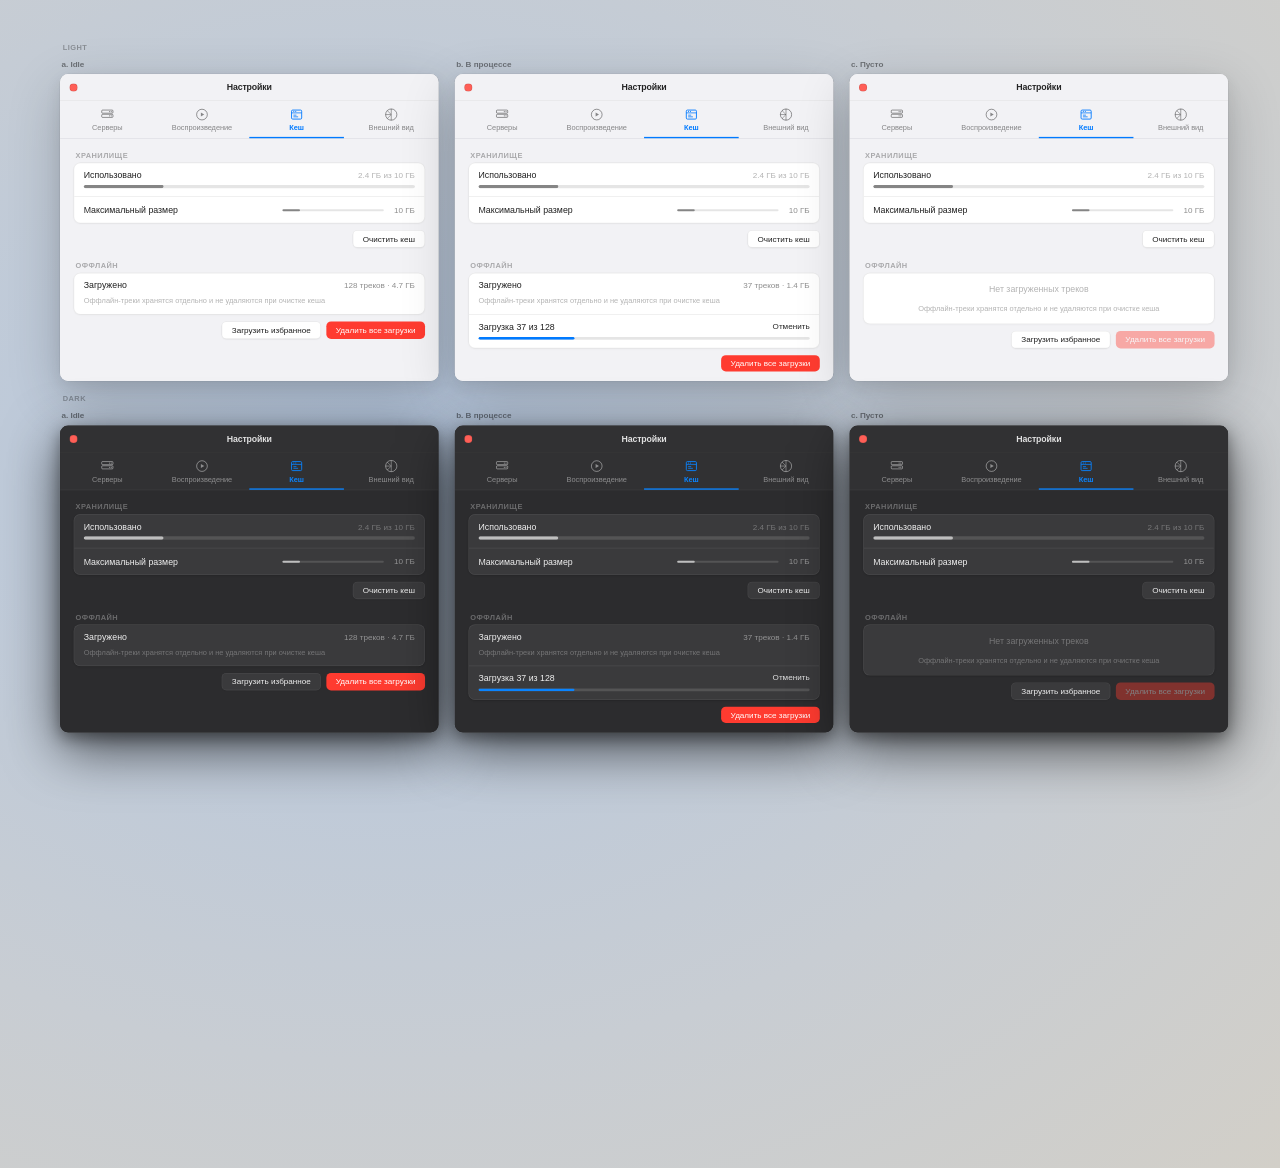
<file: ux/Экран — настройки, оффлайн.html>
<!DOCTYPE html>
<html lang="ru">
<head>
<meta charset="UTF-8">
<title>Cadence — Настройки · Оффлайн (FEAT5)</title>
<link rel="stylesheet" href="design-system/tokens.css">
<style>
  body.artifact { overflow: auto; }

  .board {
    width: var(--board-w);
    height: var(--board-h);
    position: relative;
    padding: 28px 32px 32px;
    display: flex;
    flex-direction: column;
    gap: 20px;
    background: transparent;
    box-shadow: none;
    border-radius: 0;
    overflow: visible;
  }

  .theme-row {
    display: flex;
    flex-direction: column;
    gap: 12px;
  }

  .theme-label {
    font-size: 11px;
    font-weight: 700;
    letter-spacing: 0.06em;
    text-transform: uppercase;
    color: var(--ink-muted);
    padding-left: 4px;
  }

  .prefs-row {
    display: flex;
    gap: 24px;
    align-items: flex-start;
  }

  .variant {
    display: flex;
    flex-direction: column;
    gap: 8px;
    width: 560px;
    flex-shrink: 0;
  }

  .variant-label {
    font-size: 12px;
    font-weight: 600;
    color: var(--ink-secondary);
    padding-left: 2px;
  }

  /* Prefs window shell — from cadence-prefs.jsx */
  .prefs-win {
    width: 560px;
    border-radius: var(--radius-xl);
    background: var(--prefs-win);
    box-shadow: var(--shadow-window);
    overflow: hidden;
    font-family: var(--font-sans);
  }

  .prefs-titlebar {
    height: 40px;
    display: flex;
    align-items: center;
    padding: 0 14px;
    background: var(--prefs-bar);
    border-bottom: var(--hairline) solid var(--border);
  }

  .prefs-title {
    flex: 1;
    text-align: center;
    font-size: 13px;
    font-weight: 600;
    color: var(--ink-primary);
    letter-spacing: -0.015em;
  }

  .prefs-tabs {
    display: flex;
    background: var(--prefs-bar);
    border-bottom: var(--hairline) solid var(--border);
  }

  .prefs-tab {
    flex: 1;
    display: flex;
    flex-direction: column;
    align-items: center;
    gap: 4px;
    padding: 10px 0 8px;
    color: var(--ink-secondary);
    border-bottom: 2px solid transparent;
    user-select: none;
  }

  .prefs-tab.is-selected {
    color: var(--accent);
    border-bottom-color: var(--accent);
  }

  .prefs-tab span {
    font-size: 11px;
    font-weight: 400;
    letter-spacing: -0.01em;
    line-height: 1;
  }

  .prefs-tab.is-selected span { font-weight: 600; }

  .prefs-body {
    padding: 18px 20px 20px;
    background: var(--prefs-win);
    height: 358px;
    overflow: hidden;
  }

  .section-label {
    font-size: 11px;
    font-weight: 700;
    text-transform: uppercase;
    letter-spacing: 0.06em;
    color: var(--ink-muted);
    margin-bottom: 5px;
    padding-left: 3px;
  }

  .section-label + .section-label,
  .section-label.spaced {
    margin-top: 20px;
  }

  .settings-card {
    background: var(--prefs-card);
    border: var(--hairline) solid var(--border);
    border-radius: var(--radius-lg);
    overflow: hidden;
    box-shadow: 0 1px 3px rgba(0, 0, 0, 0.04);
  }

  [data-theme="dark"] .settings-card {
    box-shadow: 0 1px 3px rgba(0, 0, 0, 0.2);
  }

  .storage-block {
    padding: 10px 14px 12px;
    border-bottom: var(--hairline) solid var(--border);
  }

  .storage-row {
    display: flex;
    justify-content: space-between;
    align-items: baseline;
    margin-bottom: 7px;
  }

  .storage-row .label {
    font-size: 13px;
    color: var(--ink);
  }

  .storage-row .value {
    font-size: 12px;
    color: var(--ink-muted);
    font-variant-numeric: tabular-nums;
  }

  .storage-rail {
    height: 5px;
    border-radius: 3px;
    background: var(--track-rail);
    overflow: hidden;
  }

  .storage-fill {
    height: 100%;
    width: 24%;
    border-radius: 3px;
    background: var(--volume-fill);
  }

  .settings-row {
    display: flex;
    align-items: center;
    justify-content: space-between;
    gap: 16px;
    padding: 9px 14px;
    min-height: 38px;
  }

  .settings-row .label {
    font-size: 13px;
    color: var(--ink);
    white-space: nowrap;
  }

  .slider-group {
    display: flex;
    align-items: center;
    gap: 10px;
  }

  .slider-rail {
    width: 150px;
    height: 3px;
    border-radius: 3px;
    background: var(--track-rail);
    position: relative;
  }

  .slider-fill {
    height: 100%;
    width: 17.4%; /* (10-2)/(50-2) */
    border-radius: 3px;
    background: var(--volume-fill);
  }

  .slider-val {
    font-size: 12px;
    color: var(--ink-secondary);
    min-width: 36px;
    text-align: right;
    font-variant-numeric: tabular-nums;
  }

  .btn-row {
    display: flex;
    justify-content: flex-end;
    margin-top: 10px;
  }

  .btn-secondary {
    padding: 5px 14px;
    border-radius: 7px;
    background: var(--prefs-card);
    border: var(--hairline) solid var(--border);
    color: var(--ink);
    font-size: 12px;
    font-weight: 500;
    font-family: inherit;
    cursor: default;
    box-shadow: 0 1px 2px rgba(0, 0, 0, 0.06);
  }

  .btn-secondary:hover {
    background: var(--hover);
  }

  .btn-danger {
    padding: 5px 14px;
    border-radius: 7px;
    background: var(--danger);
    border: none;
    color: #fff;
    font-size: 12px;
    font-weight: 500;
    font-family: inherit;
    cursor: default;
  }

  .btn-danger:hover {
    filter: brightness(1.05);
  }

  .btn-danger.is-disabled {
    opacity: 0.4;
    pointer-events: none;
  }

  .btn-text {
    padding: 0;
    border: none;
    background: transparent;
    color: var(--ink-primary);
    font-size: 12px;
    font-weight: 500;
    font-family: inherit;
    cursor: default;
  }

  .btn-text:hover {
    background: var(--hover);
    border-radius: 4px;
    padding: 2px 6px;
    margin: -2px -6px;
  }

  .offline-card .offline-stat {
    display: flex;
    justify-content: space-between;
    align-items: baseline;
    padding: 10px 14px 8px;
  }

  .offline-stat .label {
    font-size: 13px;
    color: var(--ink);
  }

  .offline-stat .value {
    font-size: 12px;
    color: var(--ink-secondary);
    font-variant-numeric: tabular-nums;
  }

  .offline-hint {
    padding: 0 14px 12px;
    font-size: 11px;
    line-height: 1.35;
    color: var(--ink-muted);
  }

  .offline-actions {
    display: flex;
    justify-content: flex-end;
    gap: 8px;
    padding: 0 0 0;
    margin-top: 10px;
  }

  .offline-progress {
    padding: 10px 14px 12px;
    border-top: var(--hairline) solid var(--border);
  }

  .offline-progress-top {
    display: flex;
    justify-content: space-between;
    align-items: center;
    margin-bottom: 8px;
  }

  .offline-progress-top .status {
    font-size: 13px;
    color: var(--ink);
    font-variant-numeric: tabular-nums;
  }

  .dl-rail {
    height: 4px;
    border-radius: 3px;
    background: var(--track-rail);
    overflow: hidden;
  }

  .dl-fill {
    height: 100%;
    width: 29%; /* 37/128 */
    border-radius: 3px;
    background: var(--accent);
  }

  .offline-empty {
    padding: 16px 14px 14px;
    text-align: center;
    font-size: 13px;
    color: var(--ink-muted);
  }

  .close-dot {
    width: 12px;
    height: 12px;
    border-radius: 50%;
    background: var(--traffic-close);
    border: 0.5px solid rgba(0, 0, 0, 0.12);
    flex-shrink: 0;
  }
</style>
</head>
<body class="artifact">
  <div class="stage light-stage" style="--board-w:1780px;--board-h:1120px;position:relative;min-height:100vh;padding:24px 0;display:flex;justify-content:center;align-items:flex-start;">
    <div class="board artboard" data-screen-label="Настройки — Кеш / Оффлайн" data-od-id="screen-offline-prefs" style="width:1780px;height:1120px;">

      <!-- LIGHT -->
      <div class="theme-row" data-od-id="row-light">
        <div class="theme-label">Light</div>
        <div class="prefs-row">

          <!-- A. Idle -->
          <div class="variant" data-od-id="prefs-idle-light">
            <div class="variant-label">a. Idle</div>
            <div class="prefs-win" data-theme="light">
              <div class="prefs-titlebar">
                <div class="close-dot"></div>
                <div class="prefs-title">Настройки</div>
                <div style="width:12px"></div>
              </div>
              <div class="prefs-tabs">
                <div class="prefs-tab">
                  <svg width="20" height="20" viewBox="0 0 24 24" fill="none"><rect x="2" y="4" width="20" height="5.5" rx="1.5" stroke="currentColor" stroke-width="1.6"/><rect x="2" y="11.5" width="20" height="5.5" rx="1.5" stroke="currentColor" stroke-width="1.6"/><circle cx="19" cy="6.75" r="1.1" fill="currentColor"/><circle cx="19" cy="14.25" r="1.1" fill="currentColor"/><circle cx="16" cy="6.75" r="1.1" fill="currentColor"/><circle cx="16" cy="14.25" r="1.1" fill="currentColor"/></svg>
                  <span>Серверы</span>
                </div>
                <div class="prefs-tab">
                  <svg width="20" height="20" viewBox="0 0 24 24" fill="none"><circle cx="12" cy="12" r="9.5" stroke="currentColor" stroke-width="1.6"/><path d="M10 8.5l6 3.5-6 3.5V8.5z" fill="currentColor"/></svg>
                  <span>Воспроизведение</span>
                </div>
                <div class="prefs-tab is-selected" data-od-id="tab-cache">
                  <svg width="20" height="20" viewBox="0 0 24 24" fill="none"><rect x="3" y="4" width="18" height="16" rx="2" stroke="currentColor" stroke-width="1.6"/><path d="M3 9h18" stroke="currentColor" stroke-width="1.4"/><circle cx="7" cy="6.5" r="1" fill="currentColor"/><circle cx="10.5" cy="6.5" r="1" fill="currentColor"/><path d="M7 13h4M7 16h7" stroke="currentColor" stroke-width="1.4" stroke-linecap="round"/></svg>
                  <span>Кеш</span>
                </div>
                <div class="prefs-tab">
                  <svg width="20" height="20" viewBox="0 0 24 24" fill="none"><path d="M12 2a10 10 0 100 20A10 10 0 0012 2z" stroke="currentColor" stroke-width="1.6"/><path d="M12 2v20M2 12h10" stroke="currentColor" stroke-width="1.4"/><path d="M5.6 5.6l4.9 4.9M5.6 18.4l4.9-4.9" stroke="currentColor" stroke-width="1.3" stroke-linecap="round"/></svg>
                  <span>Внешний вид</span>
                </div>
              </div>
              <div class="prefs-body">
                <div class="section-label">Хранилище</div>
                <div class="settings-card" data-od-id="section-storage">
                  <div class="storage-block">
                    <div class="storage-row">
                      <span class="label">Использовано</span>
                      <span class="value">2.4 ГБ из 10 ГБ</span>
                    </div>
                    <div class="storage-rail"><div class="storage-fill"></div></div>
                  </div>
                  <div class="settings-row">
                    <span class="label">Максимальный размер</span>
                    <div class="slider-group">
                      <div class="slider-rail"><div class="slider-fill"></div></div>
                      <span class="slider-val">10 ГБ</span>
                    </div>
                  </div>
                </div>
                <div class="btn-row">
                  <button class="btn-secondary" type="button" data-od-id="btn-clear-cache">Очистить кеш</button>
                </div>

                <div class="section-label spaced">Оффлайн</div>
                <div class="settings-card offline-card" data-od-id="section-offline-idle">
                  <div class="offline-stat">
                    <span class="label">Загружено</span>
                    <span class="value">128 треков · 4.7 ГБ</span>
                  </div>
                  <div class="offline-hint">Оффлайн-треки хранятся отдельно и не удаляются при очистке кеша</div>
                </div>
                <div class="offline-actions">
                  <button class="btn-secondary" type="button" data-od-id="btn-download-favorites">Загрузить избранное</button>
                  <button class="btn-danger" type="button" data-od-id="btn-remove-all">Удалить все загрузки</button>
                </div>
              </div>
            </div>
          </div>

          <!-- B. In progress -->
          <div class="variant" data-od-id="prefs-progress-light">
            <div class="variant-label">b. В процессе</div>
            <div class="prefs-win" data-theme="light">
              <div class="prefs-titlebar">
                <div class="close-dot"></div>
                <div class="prefs-title">Настройки</div>
                <div style="width:12px"></div>
              </div>
              <div class="prefs-tabs">
                <div class="prefs-tab">
                  <svg width="20" height="20" viewBox="0 0 24 24" fill="none"><rect x="2" y="4" width="20" height="5.5" rx="1.5" stroke="currentColor" stroke-width="1.6"/><rect x="2" y="11.5" width="20" height="5.5" rx="1.5" stroke="currentColor" stroke-width="1.6"/><circle cx="19" cy="6.75" r="1.1" fill="currentColor"/><circle cx="19" cy="14.25" r="1.1" fill="currentColor"/><circle cx="16" cy="6.75" r="1.1" fill="currentColor"/><circle cx="16" cy="14.25" r="1.1" fill="currentColor"/></svg>
                  <span>Серверы</span>
                </div>
                <div class="prefs-tab">
                  <svg width="20" height="20" viewBox="0 0 24 24" fill="none"><circle cx="12" cy="12" r="9.5" stroke="currentColor" stroke-width="1.6"/><path d="M10 8.5l6 3.5-6 3.5V8.5z" fill="currentColor"/></svg>
                  <span>Воспроизведение</span>
                </div>
                <div class="prefs-tab is-selected">
                  <svg width="20" height="20" viewBox="0 0 24 24" fill="none"><rect x="3" y="4" width="18" height="16" rx="2" stroke="currentColor" stroke-width="1.6"/><path d="M3 9h18" stroke="currentColor" stroke-width="1.4"/><circle cx="7" cy="6.5" r="1" fill="currentColor"/><circle cx="10.5" cy="6.5" r="1" fill="currentColor"/><path d="M7 13h4M7 16h7" stroke="currentColor" stroke-width="1.4" stroke-linecap="round"/></svg>
                  <span>Кеш</span>
                </div>
                <div class="prefs-tab">
                  <svg width="20" height="20" viewBox="0 0 24 24" fill="none"><path d="M12 2a10 10 0 100 20A10 10 0 0012 2z" stroke="currentColor" stroke-width="1.6"/><path d="M12 2v20M2 12h10" stroke="currentColor" stroke-width="1.4"/><path d="M5.6 5.6l4.9 4.9M5.6 18.4l4.9-4.9" stroke="currentColor" stroke-width="1.3" stroke-linecap="round"/></svg>
                  <span>Внешний вид</span>
                </div>
              </div>
              <div class="prefs-body">
                <div class="section-label">Хранилище</div>
                <div class="settings-card">
                  <div class="storage-block">
                    <div class="storage-row">
                      <span class="label">Использовано</span>
                      <span class="value">2.4 ГБ из 10 ГБ</span>
                    </div>
                    <div class="storage-rail"><div class="storage-fill"></div></div>
                  </div>
                  <div class="settings-row">
                    <span class="label">Максимальный размер</span>
                    <div class="slider-group">
                      <div class="slider-rail"><div class="slider-fill"></div></div>
                      <span class="slider-val">10 ГБ</span>
                    </div>
                  </div>
                </div>
                <div class="btn-row">
                  <button class="btn-secondary" type="button">Очистить кеш</button>
                </div>

                <div class="section-label spaced">Оффлайн</div>
                <div class="settings-card offline-card" data-od-id="section-offline-progress">
                  <div class="offline-stat">
                    <span class="label">Загружено</span>
                    <span class="value">37 треков · 1.4 ГБ</span>
                  </div>
                  <div class="offline-hint">Оффлайн-треки хранятся отдельно и не удаляются при очистке кеша</div>
                  <div class="offline-progress">
                    <div class="offline-progress-top">
                      <span class="status">Загрузка 37 из 128</span>
                      <button class="btn-text" type="button" data-od-id="btn-cancel-download">Отменить</button>
                    </div>
                    <div class="dl-rail"><div class="dl-fill"></div></div>
                  </div>
                </div>
                <div class="offline-actions">
                  <button class="btn-danger" type="button">Удалить все загрузки</button>
                </div>
              </div>
            </div>
          </div>

          <!-- C. Empty -->
          <div class="variant" data-od-id="prefs-empty-light">
            <div class="variant-label">c. Пусто</div>
            <div class="prefs-win" data-theme="light">
              <div class="prefs-titlebar">
                <div class="close-dot"></div>
                <div class="prefs-title">Настройки</div>
                <div style="width:12px"></div>
              </div>
              <div class="prefs-tabs">
                <div class="prefs-tab">
                  <svg width="20" height="20" viewBox="0 0 24 24" fill="none"><rect x="2" y="4" width="20" height="5.5" rx="1.5" stroke="currentColor" stroke-width="1.6"/><rect x="2" y="11.5" width="20" height="5.5" rx="1.5" stroke="currentColor" stroke-width="1.6"/><circle cx="19" cy="6.75" r="1.1" fill="currentColor"/><circle cx="19" cy="14.25" r="1.1" fill="currentColor"/><circle cx="16" cy="6.75" r="1.1" fill="currentColor"/><circle cx="16" cy="14.25" r="1.1" fill="currentColor"/></svg>
                  <span>Серверы</span>
                </div>
                <div class="prefs-tab">
                  <svg width="20" height="20" viewBox="0 0 24 24" fill="none"><circle cx="12" cy="12" r="9.5" stroke="currentColor" stroke-width="1.6"/><path d="M10 8.5l6 3.5-6 3.5V8.5z" fill="currentColor"/></svg>
                  <span>Воспроизведение</span>
                </div>
                <div class="prefs-tab is-selected">
                  <svg width="20" height="20" viewBox="0 0 24 24" fill="none"><rect x="3" y="4" width="18" height="16" rx="2" stroke="currentColor" stroke-width="1.6"/><path d="M3 9h18" stroke="currentColor" stroke-width="1.4"/><circle cx="7" cy="6.5" r="1" fill="currentColor"/><circle cx="10.5" cy="6.5" r="1" fill="currentColor"/><path d="M7 13h4M7 16h7" stroke="currentColor" stroke-width="1.4" stroke-linecap="round"/></svg>
                  <span>Кеш</span>
                </div>
                <div class="prefs-tab">
                  <svg width="20" height="20" viewBox="0 0 24 24" fill="none"><path d="M12 2a10 10 0 100 20A10 10 0 0012 2z" stroke="currentColor" stroke-width="1.6"/><path d="M12 2v20M2 12h10" stroke="currentColor" stroke-width="1.4"/><path d="M5.6 5.6l4.9 4.9M5.6 18.4l4.9-4.9" stroke="currentColor" stroke-width="1.3" stroke-linecap="round"/></svg>
                  <span>Внешний вид</span>
                </div>
              </div>
              <div class="prefs-body">
                <div class="section-label">Хранилище</div>
                <div class="settings-card">
                  <div class="storage-block">
                    <div class="storage-row">
                      <span class="label">Использовано</span>
                      <span class="value">2.4 ГБ из 10 ГБ</span>
                    </div>
                    <div class="storage-rail"><div class="storage-fill"></div></div>
                  </div>
                  <div class="settings-row">
                    <span class="label">Максимальный размер</span>
                    <div class="slider-group">
                      <div class="slider-rail"><div class="slider-fill"></div></div>
                      <span class="slider-val">10 ГБ</span>
                    </div>
                  </div>
                </div>
                <div class="btn-row">
                  <button class="btn-secondary" type="button">Очистить кеш</button>
                </div>

                <div class="section-label spaced">Оффлайн</div>
                <div class="settings-card offline-card" data-od-id="section-offline-empty">
                  <div class="offline-empty">Нет загруженных треков</div>
                  <div class="offline-hint" style="padding-bottom:14px;text-align:center">Оффлайн-треки хранятся отдельно и не удаляются при очистке кеша</div>
                </div>
                <div class="offline-actions">
                  <button class="btn-secondary" type="button">Загрузить избранное</button>
                  <button class="btn-danger is-disabled" type="button" disabled data-od-id="btn-remove-all-disabled">Удалить все загрузки</button>
                </div>
              </div>
            </div>
          </div>

        </div>
      </div>

      <!-- DARK -->
      <div class="theme-row" data-od-id="row-dark">
        <div class="theme-label">Dark</div>
        <div class="prefs-row">

          <div class="variant" data-od-id="prefs-idle-dark">
            <div class="variant-label">a. Idle</div>
            <div class="prefs-win" data-theme="dark">
              <div class="prefs-titlebar">
                <div class="close-dot"></div>
                <div class="prefs-title">Настройки</div>
                <div style="width:12px"></div>
              </div>
              <div class="prefs-tabs">
                <div class="prefs-tab">
                  <svg width="20" height="20" viewBox="0 0 24 24" fill="none"><rect x="2" y="4" width="20" height="5.5" rx="1.5" stroke="currentColor" stroke-width="1.6"/><rect x="2" y="11.5" width="20" height="5.5" rx="1.5" stroke="currentColor" stroke-width="1.6"/><circle cx="19" cy="6.75" r="1.1" fill="currentColor"/><circle cx="19" cy="14.25" r="1.1" fill="currentColor"/><circle cx="16" cy="6.75" r="1.1" fill="currentColor"/><circle cx="16" cy="14.25" r="1.1" fill="currentColor"/></svg>
                  <span>Серверы</span>
                </div>
                <div class="prefs-tab">
                  <svg width="20" height="20" viewBox="0 0 24 24" fill="none"><circle cx="12" cy="12" r="9.5" stroke="currentColor" stroke-width="1.6"/><path d="M10 8.5l6 3.5-6 3.5V8.5z" fill="currentColor"/></svg>
                  <span>Воспроизведение</span>
                </div>
                <div class="prefs-tab is-selected">
                  <svg width="20" height="20" viewBox="0 0 24 24" fill="none"><rect x="3" y="4" width="18" height="16" rx="2" stroke="currentColor" stroke-width="1.6"/><path d="M3 9h18" stroke="currentColor" stroke-width="1.4"/><circle cx="7" cy="6.5" r="1" fill="currentColor"/><circle cx="10.5" cy="6.5" r="1" fill="currentColor"/><path d="M7 13h4M7 16h7" stroke="currentColor" stroke-width="1.4" stroke-linecap="round"/></svg>
                  <span>Кеш</span>
                </div>
                <div class="prefs-tab">
                  <svg width="20" height="20" viewBox="0 0 24 24" fill="none"><path d="M12 2a10 10 0 100 20A10 10 0 0012 2z" stroke="currentColor" stroke-width="1.6"/><path d="M12 2v20M2 12h10" stroke="currentColor" stroke-width="1.4"/><path d="M5.6 5.6l4.9 4.9M5.6 18.4l4.9-4.9" stroke="currentColor" stroke-width="1.3" stroke-linecap="round"/></svg>
                  <span>Внешний вид</span>
                </div>
              </div>
              <div class="prefs-body">
                <div class="section-label">Хранилище</div>
                <div class="settings-card">
                  <div class="storage-block">
                    <div class="storage-row">
                      <span class="label">Использовано</span>
                      <span class="value">2.4 ГБ из 10 ГБ</span>
                    </div>
                    <div class="storage-rail"><div class="storage-fill"></div></div>
                  </div>
                  <div class="settings-row">
                    <span class="label">Максимальный размер</span>
                    <div class="slider-group">
                      <div class="slider-rail"><div class="slider-fill"></div></div>
                      <span class="slider-val">10 ГБ</span>
                    </div>
                  </div>
                </div>
                <div class="btn-row">
                  <button class="btn-secondary" type="button">Очистить кеш</button>
                </div>
                <div class="section-label spaced">Оффлайн</div>
                <div class="settings-card offline-card">
                  <div class="offline-stat">
                    <span class="label">Загружено</span>
                    <span class="value">128 треков · 4.7 ГБ</span>
                  </div>
                  <div class="offline-hint">Оффлайн-треки хранятся отдельно и не удаляются при очистке кеша</div>
                </div>
                <div class="offline-actions">
                  <button class="btn-secondary" type="button">Загрузить избранное</button>
                  <button class="btn-danger" type="button">Удалить все загрузки</button>
                </div>
              </div>
            </div>
          </div>

          <div class="variant" data-od-id="prefs-progress-dark">
            <div class="variant-label">b. В процессе</div>
            <div class="prefs-win" data-theme="dark">
              <div class="prefs-titlebar">
                <div class="close-dot"></div>
                <div class="prefs-title">Настройки</div>
                <div style="width:12px"></div>
              </div>
              <div class="prefs-tabs">
                <div class="prefs-tab">
                  <svg width="20" height="20" viewBox="0 0 24 24" fill="none"><rect x="2" y="4" width="20" height="5.5" rx="1.5" stroke="currentColor" stroke-width="1.6"/><rect x="2" y="11.5" width="20" height="5.5" rx="1.5" stroke="currentColor" stroke-width="1.6"/><circle cx="19" cy="6.75" r="1.1" fill="currentColor"/><circle cx="19" cy="14.25" r="1.1" fill="currentColor"/><circle cx="16" cy="6.75" r="1.1" fill="currentColor"/><circle cx="16" cy="14.25" r="1.1" fill="currentColor"/></svg>
                  <span>Серверы</span>
                </div>
                <div class="prefs-tab">
                  <svg width="20" height="20" viewBox="0 0 24 24" fill="none"><circle cx="12" cy="12" r="9.5" stroke="currentColor" stroke-width="1.6"/><path d="M10 8.5l6 3.5-6 3.5V8.5z" fill="currentColor"/></svg>
                  <span>Воспроизведение</span>
                </div>
                <div class="prefs-tab is-selected">
                  <svg width="20" height="20" viewBox="0 0 24 24" fill="none"><rect x="3" y="4" width="18" height="16" rx="2" stroke="currentColor" stroke-width="1.6"/><path d="M3 9h18" stroke="currentColor" stroke-width="1.4"/><circle cx="7" cy="6.5" r="1" fill="currentColor"/><circle cx="10.5" cy="6.5" r="1" fill="currentColor"/><path d="M7 13h4M7 16h7" stroke="currentColor" stroke-width="1.4" stroke-linecap="round"/></svg>
                  <span>Кеш</span>
                </div>
                <div class="prefs-tab">
                  <svg width="20" height="20" viewBox="0 0 24 24" fill="none"><path d="M12 2a10 10 0 100 20A10 10 0 0012 2z" stroke="currentColor" stroke-width="1.6"/><path d="M12 2v20M2 12h10" stroke="currentColor" stroke-width="1.4"/><path d="M5.6 5.6l4.9 4.9M5.6 18.4l4.9-4.9" stroke="currentColor" stroke-width="1.3" stroke-linecap="round"/></svg>
                  <span>Внешний вид</span>
                </div>
              </div>
              <div class="prefs-body">
                <div class="section-label">Хранилище</div>
                <div class="settings-card">
                  <div class="storage-block">
                    <div class="storage-row">
                      <span class="label">Использовано</span>
                      <span class="value">2.4 ГБ из 10 ГБ</span>
                    </div>
                    <div class="storage-rail"><div class="storage-fill"></div></div>
                  </div>
                  <div class="settings-row">
                    <span class="label">Максимальный размер</span>
                    <div class="slider-group">
                      <div class="slider-rail"><div class="slider-fill"></div></div>
                      <span class="slider-val">10 ГБ</span>
                    </div>
                  </div>
                </div>
                <div class="btn-row">
                  <button class="btn-secondary" type="button">Очистить кеш</button>
                </div>
                <div class="section-label spaced">Оффлайн</div>
                <div class="settings-card offline-card">
                  <div class="offline-stat">
                    <span class="label">Загружено</span>
                    <span class="value">37 треков · 1.4 ГБ</span>
                  </div>
                  <div class="offline-hint">Оффлайн-треки хранятся отдельно и не удаляются при очистке кеша</div>
                  <div class="offline-progress">
                    <div class="offline-progress-top">
                      <span class="status">Загрузка 37 из 128</span>
                      <button class="btn-text" type="button">Отменить</button>
                    </div>
                    <div class="dl-rail"><div class="dl-fill"></div></div>
                  </div>
                </div>
                <div class="offline-actions">
                  <button class="btn-danger" type="button">Удалить все загрузки</button>
                </div>
              </div>
            </div>
          </div>

          <div class="variant" data-od-id="prefs-empty-dark">
            <div class="variant-label">c. Пусто</div>
            <div class="prefs-win" data-theme="dark">
              <div class="prefs-titlebar">
                <div class="close-dot"></div>
                <div class="prefs-title">Настройки</div>
                <div style="width:12px"></div>
              </div>
              <div class="prefs-tabs">
                <div class="prefs-tab">
                  <svg width="20" height="20" viewBox="0 0 24 24" fill="none"><rect x="2" y="4" width="20" height="5.5" rx="1.5" stroke="currentColor" stroke-width="1.6"/><rect x="2" y="11.5" width="20" height="5.5" rx="1.5" stroke="currentColor" stroke-width="1.6"/><circle cx="19" cy="6.75" r="1.1" fill="currentColor"/><circle cx="19" cy="14.25" r="1.1" fill="currentColor"/><circle cx="16" cy="6.75" r="1.1" fill="currentColor"/><circle cx="16" cy="14.25" r="1.1" fill="currentColor"/></svg>
                  <span>Серверы</span>
                </div>
                <div class="prefs-tab">
                  <svg width="20" height="20" viewBox="0 0 24 24" fill="none"><circle cx="12" cy="12" r="9.5" stroke="currentColor" stroke-width="1.6"/><path d="M10 8.5l6 3.5-6 3.5V8.5z" fill="currentColor"/></svg>
                  <span>Воспроизведение</span>
                </div>
                <div class="prefs-tab is-selected">
                  <svg width="20" height="20" viewBox="0 0 24 24" fill="none"><rect x="3" y="4" width="18" height="16" rx="2" stroke="currentColor" stroke-width="1.6"/><path d="M3 9h18" stroke="currentColor" stroke-width="1.4"/><circle cx="7" cy="6.5" r="1" fill="currentColor"/><circle cx="10.5" cy="6.5" r="1" fill="currentColor"/><path d="M7 13h4M7 16h7" stroke="currentColor" stroke-width="1.4" stroke-linecap="round"/></svg>
                  <span>Кеш</span>
                </div>
                <div class="prefs-tab">
                  <svg width="20" height="20" viewBox="0 0 24 24" fill="none"><path d="M12 2a10 10 0 100 20A10 10 0 0012 2z" stroke="currentColor" stroke-width="1.6"/><path d="M12 2v20M2 12h10" stroke="currentColor" stroke-width="1.4"/><path d="M5.6 5.6l4.9 4.9M5.6 18.4l4.9-4.9" stroke="currentColor" stroke-width="1.3" stroke-linecap="round"/></svg>
                  <span>Внешний вид</span>
                </div>
              </div>
              <div class="prefs-body">
                <div class="section-label">Хранилище</div>
                <div class="settings-card">
                  <div class="storage-block">
                    <div class="storage-row">
                      <span class="label">Использовано</span>
                      <span class="value">2.4 ГБ из 10 ГБ</span>
                    </div>
                    <div class="storage-rail"><div class="storage-fill"></div></div>
                  </div>
                  <div class="settings-row">
                    <span class="label">Максимальный размер</span>
                    <div class="slider-group">
                      <div class="slider-rail"><div class="slider-fill"></div></div>
                      <span class="slider-val">10 ГБ</span>
                    </div>
                  </div>
                </div>
                <div class="btn-row">
                  <button class="btn-secondary" type="button">Очистить кеш</button>
                </div>
                <div class="section-label spaced">Оффлайн</div>
                <div class="settings-card offline-card">
                  <div class="offline-empty">Нет загруженных треков</div>
                  <div class="offline-hint" style="padding-bottom:14px;text-align:center">Оффлайн-треки хранятся отдельно и не удаляются при очистке кеша</div>
                </div>
                <div class="offline-actions">
                  <button class="btn-secondary" type="button">Загрузить избранное</button>
                  <button class="btn-danger is-disabled" type="button" disabled>Удалить все загрузки</button>
                </div>
              </div>
            </div>
          </div>

        </div>
      </div>

    </div>
  </div>
  <script>
    (function () {
      var ab = document.querySelector('.artboard');
      var W = 1780, H = 1120;
      function fit() {
        var s = Math.min(window.innerWidth / W, window.innerHeight / H) * 0.94;
        ab.style.transform = 'scale(' + s + ')';
        ab.style.transformOrigin = 'top center';
      }
      window.addEventListener('resize', fit);
      fit();
    })();
  </script>
</body>
</html>
</file>
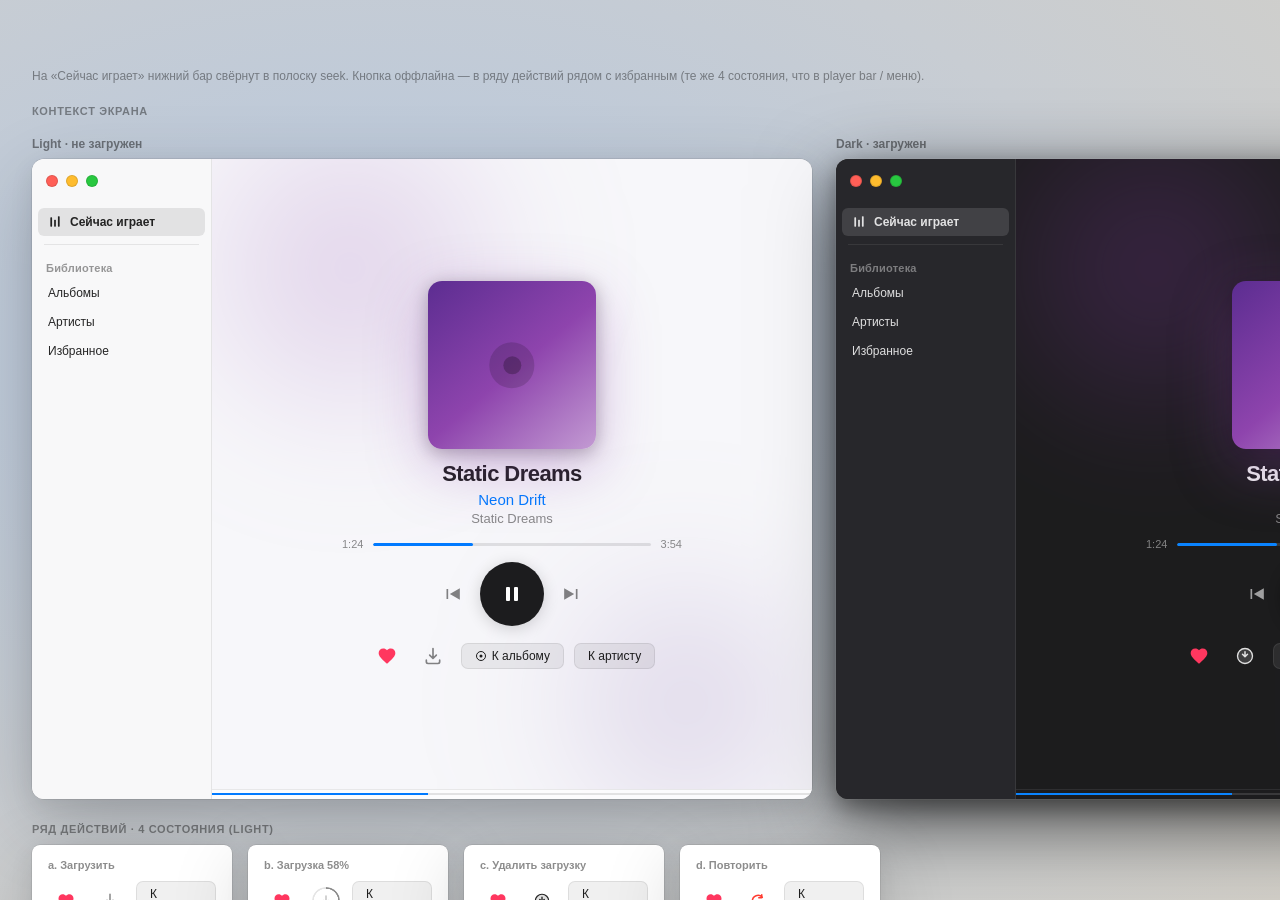
<file: ux/Экран — сейчас играет, оффлайн.html>
<!DOCTYPE html>
<html lang="ru">
<head>
<meta charset="UTF-8">
<title>Cadence — Сейчас играет · Оффлайн (FEAT5)</title>
<link rel="stylesheet" href="design-system/tokens.css">
<style>
  body.artifact { overflow: auto; }

  .board {
    width: 1680px;
    height: 1080px;
    padding: 28px 32px;
    display: flex;
    flex-direction: column;
    gap: 20px;
    background: transparent;
    box-shadow: none;
    border-radius: 0;
    overflow: visible;
  }

  .theme-label {
    font-size: 11px;
    font-weight: 700;
    letter-spacing: 0.06em;
    text-transform: uppercase;
    color: rgba(0, 0, 0, 0.4);
  }

  .windows-row {
    display: flex;
    gap: 24px;
    align-items: flex-start;
  }

  .win-col {
    display: flex;
    flex-direction: column;
    gap: 8px;
  }

  .win-col-label {
    font-size: 12px;
    font-weight: 600;
    color: rgba(0, 0, 0, 0.45);
  }

  .app-win {
    width: 780px;
    height: 640px;
    border-radius: var(--radius-xl);
    background: var(--window);
    box-shadow: var(--shadow-window);
    overflow: hidden;
    display: flex;
    flex-direction: column;
  }

  .app-body {
    flex: 1;
    display: flex;
    min-height: 0;
  }

  .sidebar {
    width: 180px;
    flex-shrink: 0;
    display: flex;
    flex-direction: column;
    border-right: var(--hairline) solid var(--border);
  }

  .titlebar {
    height: 44px;
    display: flex;
    align-items: center;
    padding: 0 14px;
    flex-shrink: 0;
  }

  .traffic { display: flex; gap: 8px; }
  .tl {
    width: 12px; height: 12px; border-radius: 50%;
    border: 0.5px solid rgba(0, 0, 0, 0.12);
  }

  .side-scroll { flex: 1; padding: 4px 0 8px; overflow: hidden; }
  .side-scroll .nav-item { margin: 1px 6px; font-size: 12px; height: 28px; padding: 0 10px; }
  .side-section { padding: 10px 14px 4px; }

  .np-main {
    flex: 1;
    min-width: 0;
    display: flex;
    flex-direction: column;
    position: relative;
    overflow: hidden;
  }

  .np-bg {
    position: absolute;
    inset: 0;
    pointer-events: none;
    z-index: 0;
  }

  .np-bg .blob-a {
    position: absolute;
    width: 70%; height: 70%;
    top: -18%; left: -12%;
    border-radius: 50%;
    background: radial-gradient(circle, #8e44adc8 0%, transparent 68%);
    filter: blur(48px);
  }

  .np-bg .blob-b {
    position: absolute;
    width: 58%; height: 58%;
    bottom: -14%; right: -8%;
    border-radius: 50%;
    background: radial-gradient(circle, #5c2d91a8 0%, transparent 68%);
    filter: blur(56px);
  }

  .np-bg .overlay {
    position: absolute;
    inset: 0;
    background: rgba(244, 244, 248, 0.74);
  }

  [data-theme="dark"] .np-bg .overlay {
    background: rgba(20, 20, 23, 0.60);
  }

  .np-center {
    position: relative;
    z-index: 1;
    flex: 1;
    display: flex;
    flex-direction: column;
    align-items: center;
    justify-content: center;
    padding: 20px 32px 12px;
    gap: 12px;
    min-height: 0;
  }

  .np-cover {
    width: 168px;
    height: 168px;
    border-radius: var(--radius-cover-lg);
    background: linear-gradient(140deg, #5c2d91 0%, #8e44ad 52%, #c39bd3 100%);
    box-shadow: 0 18px 60px #8e44ad58, 0 4px 18px rgba(0, 0, 0, 0.28);
    position: relative;
    flex-shrink: 0;
  }

  .np-cover .disc {
    position: absolute;
    left: 50%; top: 50%;
    transform: translate(-50%, -50%);
    width: 27%; height: 27%;
    border-radius: 50%;
    background: rgba(0, 0, 0, 0.15);
    display: flex;
    align-items: center;
    justify-content: center;
  }

  .np-cover .disc::after {
    content: "";
    width: 40%; height: 40%;
    border-radius: 50%;
    background: rgba(0, 0, 0, 0.24);
  }

  .np-meta {
    text-align: center;
    width: 100%;
    max-width: 340px;
  }

  .np-title {
    font-size: 22px;
    font-weight: 700;
    letter-spacing: -0.025em;
    color: var(--ink);
    line-height: 1.2;
    margin-bottom: 2px;
  }

  .np-artist {
    font-size: 15px;
    font-weight: 500;
    color: var(--accent);
    line-height: 1.3;
    margin-bottom: 2px;
  }

  .np-album {
    font-size: 13px;
    color: var(--ink-secondary);
  }

  .seek {
    display: flex;
    align-items: center;
    gap: 10px;
    width: 100%;
    max-width: 340px;
  }

  .seek .rail {
    flex: 1;
    height: 3px;
    border-radius: 3px;
    background: var(--track-rail);
    overflow: hidden;
  }

  .seek .fill {
    width: 36%;
    height: 100%;
    background: var(--accent);
    border-radius: 3px;
  }

  .transport {
    display: flex;
    align-items: center;
    gap: 4px;
  }

  .t-btn {
    width: 44px;
    height: 44px;
    border-radius: 50%;
    display: grid;
    place-items: center;
    color: var(--icon);
  }

  .actions {
    display: flex;
    align-items: center;
    gap: 10px;
  }

  .icon-hit {
    width: 36px;
    height: 36px;
    border-radius: 50%;
    display: grid;
    place-items: center;
    color: var(--ink-muted);
    cursor: default;
    position: relative;
    flex-shrink: 0;
    background: transparent;
    border: none;
    padding: 0;
  }

  .icon-hit:hover {
    background: var(--hover);
    color: var(--icon-hover);
  }

  .icon-hit.is-fav { color: var(--favorites); }
  .icon-hit.is-fav:hover { color: var(--favorites); background: var(--hover); }

  .icon-hit.is-dl { color: var(--icon); }
  .icon-hit.is-dl:hover { color: var(--icon-hover); background: var(--hover); }

  .icon-hit.is-downloading {
    color: var(--ink-muted);
    pointer-events: none;
  }

  /* Progress ring без accent — бюджет уже на artist + seek */
  .dl-ring {
    position: absolute;
    inset: 4px;
    border-radius: 50%;
    background:
      conic-gradient(var(--ink-secondary) 0 58%, var(--track-rail) 58% 100%);
    -webkit-mask: radial-gradient(farthest-side, transparent calc(100% - 2px), #000 calc(100% - 1.5px));
            mask: radial-gradient(farthest-side, transparent calc(100% - 2px), #000 calc(100% - 1.5px));
  }

  .icon-hit.is-downloaded { color: var(--ink-primary); }
  .icon-hit.is-downloaded:hover { color: var(--ink); background: var(--hover); }

  .icon-hit.is-retry { color: var(--danger); }
  .icon-hit.is-retry:hover { color: var(--danger); background: var(--hover); }

  .pill {
    display: flex;
    align-items: center;
    gap: 5px;
    padding: 5px 13px;
    border-radius: 7px;
    border: 0.5px solid var(--border);
    background: var(--hover);
    color: var(--ink);
    font-size: 12px;
    font-weight: 500;
  }

  /* Collapsed seek strip at bottom (replaces full player bar on NP) */
  .strip {
    height: 10px;
    flex-shrink: 0;
    background: var(--player-bar);
    border-top: var(--hairline) solid var(--border);
    display: flex;
    align-items: center;
    position: relative;
    z-index: 2;
  }

  .strip .rail {
    width: 100%;
    height: 2px;
    background: var(--track-rail);
  }

  .strip .fill {
    width: 36%;
    height: 100%;
    background: var(--accent);
  }

  /* States kit under windows */
  .kit {
    display: flex;
    flex-direction: column;
    gap: 10px;
    margin-top: 4px;
  }

  .kit-row {
    display: flex;
    gap: 16px;
    align-items: stretch;
  }

  .kit-card {
    width: 200px;
    padding: 14px 16px;
    border-radius: var(--radius-md);
    background: var(--window);
    box-shadow: var(--shadow-window);
    display: flex;
    flex-direction: column;
    gap: 10px;
  }

  .kit-card-label {
    font-size: 11px;
    font-weight: 600;
    color: var(--ink-secondary);
  }

  .kit-actions {
    display: flex;
    align-items: center;
    gap: 8px;
  }

  .note {
    font-size: 12px;
    color: rgba(0, 0, 0, 0.4);
    line-height: 1.4;
    max-width: 1100px;
  }
</style>
</head>
<body class="artifact">
  <div class="stage light-stage" style="min-height:100vh;align-items:flex-start;padding:40px 0;">
    <div class="board artboard" data-screen-label="Сейчас играет — Оффлайн" data-od-id="screen-offline-nowplaying" style="width:1680px;height:1080px;">

      <div class="note" data-od-id="note-np">
        На «Сейчас играет» нижний бар свёрнут в полоску seek. Кнопка оффлайна — в ряду действий рядом с избранным (те же 4 состояния, что в player bar / меню).
      </div>

      <div class="theme-label">Контекст экрана</div>
      <div class="windows-row">

        <!-- Light idle -->
        <div class="win-col" data-od-id="np-idle-light">
          <div class="win-col-label">Light · не загружен</div>
          <div class="app-win" data-theme="light">
            <div class="app-body">
              <aside class="sidebar sidebar-glass">
                <div class="titlebar">
                  <div class="traffic">
                    <span class="tl" style="background:var(--traffic-close)"></span>
                    <span class="tl" style="background:var(--traffic-min)"></span>
                    <span class="tl" style="background:var(--traffic-zoom)"></span>
                  </div>
                </div>
                <div class="side-scroll">
                  <div class="nav-item is-selected">
                    <svg width="14" height="14" viewBox="0 0 24 24" fill="currentColor"><rect x="4" y="4" width="3" height="16" rx="1"/><rect x="10.5" y="8" width="3" height="12" rx="1"/><rect x="17" y="2" width="3" height="18" rx="1"/></svg>
                    Сейчас играет
                  </div>
                  <div class="hairline" style="margin:8px 12px"></div>
                  <div class="side-section t-section">Библиотека</div>
                  <div class="nav-item">Альбомы</div>
                  <div class="nav-item">Артисты</div>
                  <div class="nav-item">Избранное</div>
                </div>
              </aside>

              <div class="np-main">
                <div class="np-bg" aria-hidden="true">
                  <div class="blob-a"></div>
                  <div class="blob-b"></div>
                  <div class="overlay"></div>
                </div>
                <div class="np-center">
                  <div class="np-cover"><div class="disc"></div></div>
                  <div class="np-meta">
                    <div class="np-title">Static Dreams</div>
                    <div class="np-artist">Neon Drift</div>
                    <div class="np-album">Static Dreams</div>
                  </div>
                  <div class="seek">
                    <span class="t-time">1:24</span>
                    <div class="rail"><div class="fill"></div></div>
                    <span class="t-time">3:54</span>
                  </div>
                  <div class="transport">
                    <div class="t-btn"><svg width="20" height="20" viewBox="0 0 24 24" fill="currentColor"><path d="M3 6h2v12H3zm4 6 12 7V5z"/></svg></div>
                    <button class="btn-play" type="button" aria-label="Pause" style="width:64px;height:64px">
                      <svg width="24" height="24" viewBox="0 0 24 24" fill="var(--play-icon)"><rect x="6" y="5" width="4" height="14" rx="1"/><rect x="14" y="5" width="4" height="14" rx="1"/></svg>
                    </button>
                    <div class="t-btn"><svg width="20" height="20" viewBox="0 0 24 24" fill="currentColor"><path d="M19 6h2v12h-2zM5 5v14l12-7z"/></svg></div>
                  </div>
                  <div class="actions" data-od-id="np-actions-idle">
                    <button class="icon-hit is-fav" type="button" aria-label="В избранном">
                      <svg width="20" height="20" viewBox="0 0 24 24" fill="currentColor"><path d="M12 21.35l-1.45-1.32C5.4 15.36 2 12.28 2 8.5 2 5.42 4.42 3 7.5 3c1.74 0 3.41.81 4.5 2.09C13.09 3.81 14.76 3 16.5 3 19.58 3 22 5.42 22 8.5c0 3.78-3.4 6.86-8.55 11.54L12 21.35z"/></svg>
                    </button>
                    <button class="icon-hit is-dl" type="button" aria-label="Загрузить оффлайн" data-od-id="np-btn-dl">
                      <svg width="20" height="20" viewBox="0 0 24 24" fill="none"><path d="M12 3v12m0 0l-4-4m4 4l4-4" stroke="currentColor" stroke-width="2" stroke-linecap="round" stroke-linejoin="round"/><path d="M4 17v2a2 2 0 002 2h12a2 2 0 002-2v-2" stroke="currentColor" stroke-width="2" stroke-linecap="round"/></svg>
                    </button>
                    <span class="pill">
                      <svg width="12" height="12" viewBox="0 0 24 24" fill="currentColor"><circle cx="12" cy="12" r="9" fill="none" stroke="currentColor" stroke-width="2"/><circle cx="12" cy="12" r="3"/></svg>
                      К альбому
                    </span>
                    <span class="pill">К артисту</span>
                  </div>
                </div>
                <div class="strip" data-od-id="np-collapsed-bar"><div class="rail"><div class="fill"></div></div></div>
              </div>
            </div>
          </div>
        </div>

        <!-- Dark downloaded -->
        <div class="win-col" data-od-id="np-done-dark">
          <div class="win-col-label">Dark · загружен</div>
          <div class="app-win" data-theme="dark">
            <div class="app-body">
              <aside class="sidebar sidebar-glass">
                <div class="titlebar">
                  <div class="traffic">
                    <span class="tl" style="background:var(--traffic-close)"></span>
                    <span class="tl" style="background:var(--traffic-min)"></span>
                    <span class="tl" style="background:var(--traffic-zoom)"></span>
                  </div>
                </div>
                <div class="side-scroll">
                  <div class="nav-item is-selected">
                    <svg width="14" height="14" viewBox="0 0 24 24" fill="currentColor"><rect x="4" y="4" width="3" height="16" rx="1"/><rect x="10.5" y="8" width="3" height="12" rx="1"/><rect x="17" y="2" width="3" height="18" rx="1"/></svg>
                    Сейчас играет
                  </div>
                  <div class="hairline" style="margin:8px 12px"></div>
                  <div class="side-section t-section">Библиотека</div>
                  <div class="nav-item">Альбомы</div>
                  <div class="nav-item">Артисты</div>
                  <div class="nav-item">Избранное</div>
                </div>
              </aside>

              <div class="np-main">
                <div class="np-bg" aria-hidden="true">
                  <div class="blob-a"></div>
                  <div class="blob-b"></div>
                  <div class="overlay"></div>
                </div>
                <div class="np-center">
                  <div class="np-cover"><div class="disc"></div></div>
                  <div class="np-meta">
                    <div class="np-title">Static Dreams</div>
                    <div class="np-artist">Neon Drift</div>
                    <div class="np-album">Static Dreams</div>
                  </div>
                  <div class="seek">
                    <span class="t-time">1:24</span>
                    <div class="rail"><div class="fill"></div></div>
                    <span class="t-time">3:54</span>
                  </div>
                  <div class="transport">
                    <div class="t-btn"><svg width="20" height="20" viewBox="0 0 24 24" fill="currentColor"><path d="M3 6h2v12H3zm4 6 12 7V5z"/></svg></div>
                    <button class="btn-play" type="button" aria-label="Pause" style="width:64px;height:64px">
                      <svg width="24" height="24" viewBox="0 0 24 24" fill="var(--play-icon)"><rect x="6" y="5" width="4" height="14" rx="1"/><rect x="14" y="5" width="4" height="14" rx="1"/></svg>
                    </button>
                    <div class="t-btn"><svg width="20" height="20" viewBox="0 0 24 24" fill="currentColor"><path d="M19 6h2v12h-2zM5 5v14l12-7z"/></svg></div>
                  </div>
                  <div class="actions" data-od-id="np-actions-done">
                    <button class="icon-hit is-fav" type="button" aria-label="В избранном">
                      <svg width="20" height="20" viewBox="0 0 24 24" fill="currentColor"><path d="M12 21.35l-1.45-1.32C5.4 15.36 2 12.28 2 8.5 2 5.42 4.42 3 7.5 3c1.74 0 3.41.81 4.5 2.09C13.09 3.81 14.76 3 16.5 3 19.58 3 22 5.42 22 8.5c0 3.78-3.4 6.86-8.55 11.54L12 21.35z"/></svg>
                    </button>
                    <button class="icon-hit is-downloaded" type="button" aria-label="Удалить загрузку" data-od-id="np-btn-dl-done">
                      <svg width="20" height="20" viewBox="0 0 24 24" fill="none"><circle cx="12" cy="12" r="9" fill="currentColor" opacity="0.18"/><circle cx="12" cy="12" r="9" stroke="currentColor" stroke-width="1.6"/><path d="M12 7v6m0 0l-3-3m3 3l3-3" stroke="currentColor" stroke-width="1.8" stroke-linecap="round" stroke-linejoin="round"/></svg>
                    </button>
                    <span class="pill">К альбому</span>
                    <span class="pill">К артисту</span>
                  </div>
                </div>
                <div class="strip"><div class="rail"><div class="fill"></div></div></div>
              </div>
            </div>
          </div>
        </div>
      </div>

      <!-- States kit -->
      <div class="kit" data-od-id="np-states-kit">
        <div class="theme-label">Ряд действий · 4 состояния (light)</div>
        <div class="kit-row">

          <div class="kit-card" data-theme="light" data-od-id="kit-idle">
            <div class="kit-card-label">a. Загрузить</div>
            <div class="kit-actions">
              <button class="icon-hit is-fav" type="button" aria-label="Избранное">
                <svg width="18" height="18" viewBox="0 0 24 24" fill="currentColor"><path d="M12 21.35l-1.45-1.32C5.4 15.36 2 12.28 2 8.5 2 5.42 4.42 3 7.5 3c1.74 0 3.41.81 4.5 2.09C13.09 3.81 14.76 3 16.5 3 19.58 3 22 5.42 22 8.5c0 3.78-3.4 6.86-8.55 11.54L12 21.35z"/></svg>
              </button>
              <button class="icon-hit is-dl" type="button" aria-label="Загрузить оффлайн">
                <svg width="18" height="18" viewBox="0 0 24 24" fill="none"><path d="M12 3v12m0 0l-4-4m4 4l4-4" stroke="currentColor" stroke-width="2" stroke-linecap="round" stroke-linejoin="round"/><path d="M4 17v2a2 2 0 002 2h12a2 2 0 002-2v-2" stroke="currentColor" stroke-width="2" stroke-linecap="round"/></svg>
              </button>
              <span class="pill">К альбому</span>
            </div>
          </div>

          <div class="kit-card" data-theme="light" data-od-id="kit-progress">
            <div class="kit-card-label">b. Загрузка 58%</div>
            <div class="kit-actions">
              <button class="icon-hit is-fav" type="button" aria-label="Избранное">
                <svg width="18" height="18" viewBox="0 0 24 24" fill="currentColor"><path d="M12 21.35l-1.45-1.32C5.4 15.36 2 12.28 2 8.5 2 5.42 4.42 3 7.5 3c1.74 0 3.41.81 4.5 2.09C13.09 3.81 14.76 3 16.5 3 19.58 3 22 5.42 22 8.5c0 3.78-3.4 6.86-8.55 11.54L12 21.35z"/></svg>
              </button>
              <button class="icon-hit is-downloading" type="button" aria-label="Загрузка">
                <span class="dl-ring" aria-hidden="true"></span>
                <svg width="14" height="14" viewBox="0 0 24 24" fill="none" style="position:relative;z-index:1"><path d="M12 3v12m0 0l-4-4m4 4l4-4" stroke="currentColor" stroke-width="2" stroke-linecap="round" stroke-linejoin="round"/><path d="M4 17v2a2 2 0 002 2h12a2 2 0 002-2v-2" stroke="currentColor" stroke-width="2" stroke-linecap="round"/></svg>
              </button>
              <span class="pill">К альбому</span>
            </div>
          </div>

          <div class="kit-card" data-theme="light" data-od-id="kit-done">
            <div class="kit-card-label">c. Удалить загрузку</div>
            <div class="kit-actions">
              <button class="icon-hit is-fav" type="button" aria-label="Избранное">
                <svg width="18" height="18" viewBox="0 0 24 24" fill="currentColor"><path d="M12 21.35l-1.45-1.32C5.4 15.36 2 12.28 2 8.5 2 5.42 4.42 3 7.5 3c1.74 0 3.41.81 4.5 2.09C13.09 3.81 14.76 3 16.5 3 19.58 3 22 5.42 22 8.5c0 3.78-3.4 6.86-8.55 11.54L12 21.35z"/></svg>
              </button>
              <button class="icon-hit is-downloaded" type="button" aria-label="Удалить">
                <svg width="18" height="18" viewBox="0 0 24 24" fill="none"><circle cx="12" cy="12" r="9" fill="currentColor" opacity="0.14"/><circle cx="12" cy="12" r="9" stroke="currentColor" stroke-width="1.6"/><path d="M12 7v6m0 0l-3-3m3 3l3-3" stroke="currentColor" stroke-width="1.8" stroke-linecap="round" stroke-linejoin="round"/></svg>
              </button>
              <span class="pill">К альбому</span>
            </div>
          </div>

          <div class="kit-card" data-theme="light" data-od-id="kit-retry">
            <div class="kit-card-label">d. Повторить</div>
            <div class="kit-actions">
              <button class="icon-hit is-fav" type="button" aria-label="Избранное">
                <svg width="18" height="18" viewBox="0 0 24 24" fill="currentColor"><path d="M12 21.35l-1.45-1.32C5.4 15.36 2 12.28 2 8.5 2 5.42 4.42 3 7.5 3c1.74 0 3.41.81 4.5 2.09C13.09 3.81 14.76 3 16.5 3 19.58 3 22 5.42 22 8.5c0 3.78-3.4 6.86-8.55 11.54L12 21.35z"/></svg>
              </button>
              <button class="icon-hit is-retry" type="button" aria-label="Повторить">
                <svg width="18" height="18" viewBox="0 0 24 24" fill="none"><path d="M4.5 12a7.5 7.5 0 0113.2-4.9M19.5 12a7.5 7.5 0 01-13.2 4.9" stroke="currentColor" stroke-width="2" stroke-linecap="round"/><path d="M17 3.5v4h-4M7 20.5v-4h4" stroke="currentColor" stroke-width="2" stroke-linecap="round" stroke-linejoin="round"/></svg>
              </button>
              <span class="pill">К альбому</span>
            </div>
          </div>

        </div>
      </div>

    </div>
  </div>
</body>
</html>
</file>
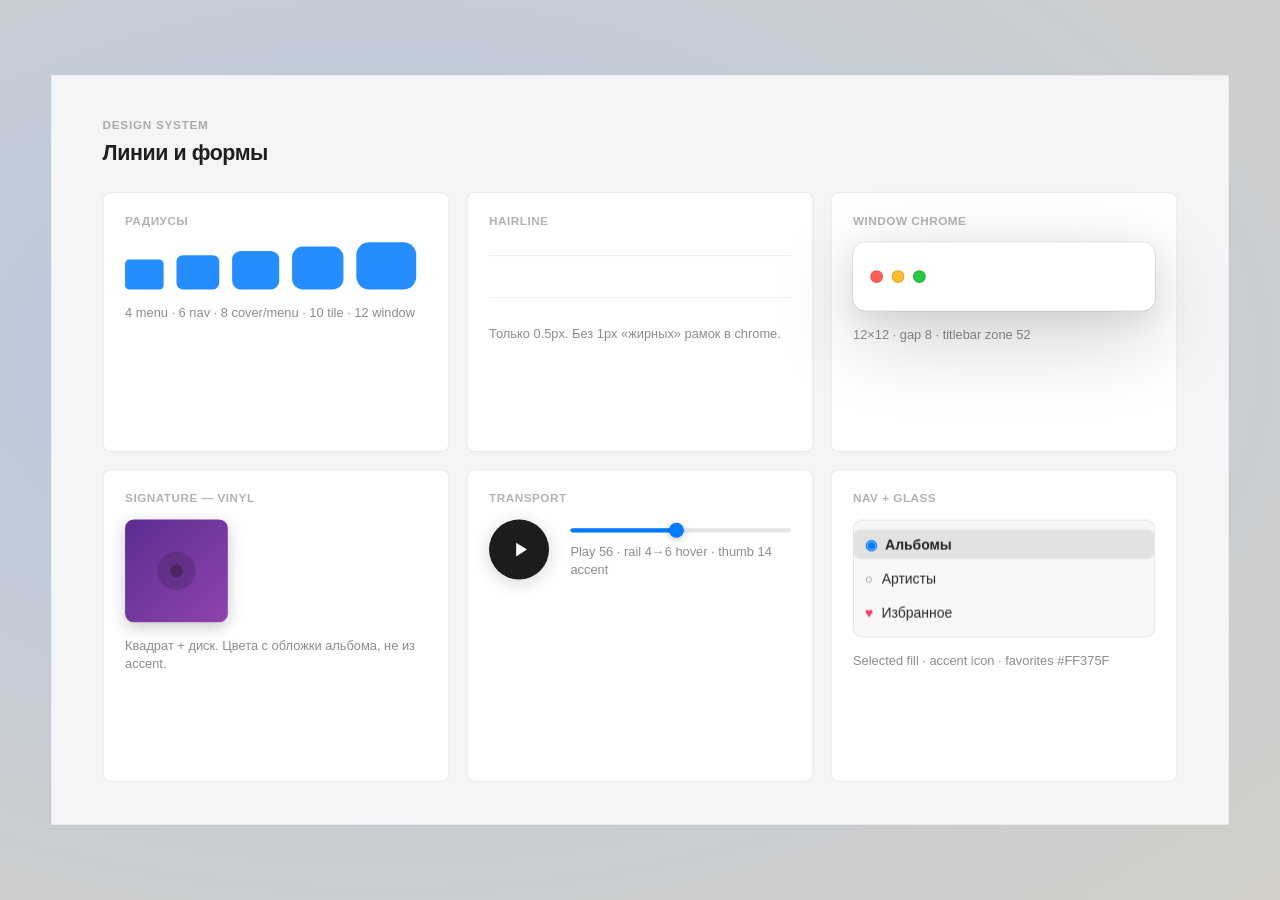
<file: ux/design-system/Линии и формы.html>
<!DOCTYPE html>
<html lang="ru">
<head>
<meta charset="UTF-8">
<title>Cadence — Линии и формы</title>
<link rel="stylesheet" href="tokens.css">
<style>
  .artboard {
    width: 1100px;
    height: 700px;
    padding: 40px 48px;
    display: flex;
    flex-direction: column;
    gap: 24px;
    background: var(--content);
    border-radius: 0;
    box-shadow: none;
  }
  .grid {
    display: grid;
    grid-template-columns: repeat(3, 1fr);
    gap: 16px;
    flex: 1;
  }
  .card {
    background: var(--window);
    border: var(--hairline) solid var(--border);
    border-radius: var(--radius-md);
    padding: 20px;
    display: flex;
    flex-direction: column;
    gap: 14px;
  }
  .label { font-size: 11px; font-weight: 700; letter-spacing: 0.04em; text-transform: uppercase; color: var(--ink-muted); }
  .note { font-size: 12px; color: var(--ink-secondary); line-height: 1.4; }
  .radii { display: flex; align-items: flex-end; gap: 12px; }
  .r {
    background: var(--accent);
    opacity: 0.85;
  }
  .traffic { display: flex; gap: 8px; align-items: center; }
  .tl { width: 12px; height: 12px; border-radius: 50%; border: 0.5px solid rgba(0,0,0,0.12); }
  .play {
    width: 56px; height: 56px; border-radius: 50%;
    background: var(--play-btn); box-shadow: var(--shadow-play);
    display: grid; place-items: center;
  }
  .play svg { margin-left: 2px; }
  .rail {
    height: 4px; border-radius: 3px; background: var(--track-rail); position: relative; margin-top: 8px;
  }
  .rail > i {
    display: block; height: 100%; width: 48%; border-radius: 3px; background: var(--accent); position: relative;
  }
  .rail > i::after {
    content: ""; position: absolute; right: -7px; top: 50%; transform: translateY(-50%);
    width: 14px; height: 14px; border-radius: 50%; background: var(--accent);
    box-shadow: 0 1px 6px rgba(0,0,0,0.28);
  }
  .vinyl {
    width: 96px; height: 96px; border-radius: 8px; overflow: hidden; position: relative;
    background: linear-gradient(135deg, #5c2d91, #8e44ad); box-shadow: var(--shadow-cover);
  }
  .vinyl .d {
    position: absolute; left: 50%; top: 50%; transform: translate(-50%,-50%);
    width: 36px; height: 36px; border-radius: 50%; background: rgba(0,0,0,0.15);
  }
  .vinyl .d::after {
    content: ""; position: absolute; left: 50%; top: 50%; transform: translate(-50%,-50%);
    width: 12px; height: 12px; border-radius: 50%; background: rgba(0,0,0,0.25);
  }
  .nav-demo {
    display: flex; flex-direction: column; gap: 4px;
  }
  .nav-demo .nav-item { margin: 0; }
  .win-mini {
    height: 64px; border-radius: 12px; background: var(--window);
    box-shadow: var(--shadow-window); display: flex; align-items: center; padding: 0 16px;
  }
</style>
</head>
<body class="artifact">
  <div class="stage light-stage">
    <div class="artboard" data-theme="light" data-screen-label="ДС — Линии и формы">
      <div>
        <div class="t-section-upper" style="margin-bottom:8px">Design system</div>
        <div class="t-h1">Линии и формы</div>
      </div>

      <div class="grid">
        <div class="card" data-od-id="shape-radii">
          <div class="label">Радиусы</div>
          <div class="radii">
            <div class="r" style="width:36px;height:28px;border-radius:4px" title="4"></div>
            <div class="r" style="width:40px;height:32px;border-radius:6px" title="6"></div>
            <div class="r" style="width:44px;height:36px;border-radius:8px" title="8"></div>
            <div class="r" style="width:48px;height:40px;border-radius:10px" title="10"></div>
            <div class="r" style="width:56px;height:44px;border-radius:12px" title="12"></div>
          </div>
          <div class="note">4 menu · 6 nav · 8 cover/menu · 10 tile · 12 window</div>
        </div>

        <div class="card">
          <div class="label">Hairline</div>
          <div style="height:0.5px;background:var(--border);margin:12px 0"></div>
          <div style="height:0.5px;background:var(--border-soft);margin:12px 0"></div>
          <div class="note">Только 0.5px. Без 1px «жирных» рамок в chrome.</div>
        </div>

        <div class="card">
          <div class="label">Window chrome</div>
          <div class="win-mini">
            <div class="traffic">
              <span class="tl" style="background:var(--traffic-close)"></span>
              <span class="tl" style="background:var(--traffic-min)"></span>
              <span class="tl" style="background:var(--traffic-zoom)"></span>
            </div>
          </div>
          <div class="note">12×12 · gap 8 · titlebar zone 52</div>
        </div>

        <div class="card" data-od-id="shape-vinyl">
          <div class="label">Signature — vinyl</div>
          <div class="vinyl"><div class="d"></div></div>
          <div class="note">Квадрат + диск. Цвета с обложки альбома, не из accent.</div>
        </div>

        <div class="card">
          <div class="label">Transport</div>
          <div style="display:flex;align-items:center;gap:20px">
            <div class="play">
              <svg width="22" height="22" viewBox="0 0 24 24" fill="var(--play-icon)"><path d="M8 5v14l11-7z"/></svg>
            </div>
            <div style="flex:1">
              <div class="rail"><i></i></div>
              <div class="note" style="margin-top:10px">Play 56 · rail 4→6 hover · thumb 14 accent</div>
            </div>
          </div>
        </div>

        <div class="card">
          <div class="label">Nav + glass</div>
          <div class="sidebar-glass" style="border-radius:8px;padding:8px 0;border:0.5px solid var(--border)">
            <div class="nav-demo">
              <div class="nav-item is-selected"><span class="nav-icon" style="color:var(--accent)">◉</span> Альбомы</div>
              <div class="nav-item"><span style="color:var(--icon)">○</span> Артисты</div>
              <div class="nav-item"><span style="color:var(--favorites)">♥</span> Избранное</div>
            </div>
          </div>
          <div class="note">Selected fill · accent icon · favorites #FF375F</div>
        </div>
      </div>
    </div>
  </div>
  <script>
    (function () {
      var ab = document.querySelector('.artboard');
      var W = 1100, H = 700;
      function fit() {
        var s = Math.min(window.innerWidth / W, window.innerHeight / H) * 0.92;
        ab.style.transform = 'scale(' + s + ')';
        ab.style.transformOrigin = 'center center';
      }
      window.addEventListener('resize', fit);
      fit();
    })();
  </script>
</body>
</html>
</file>
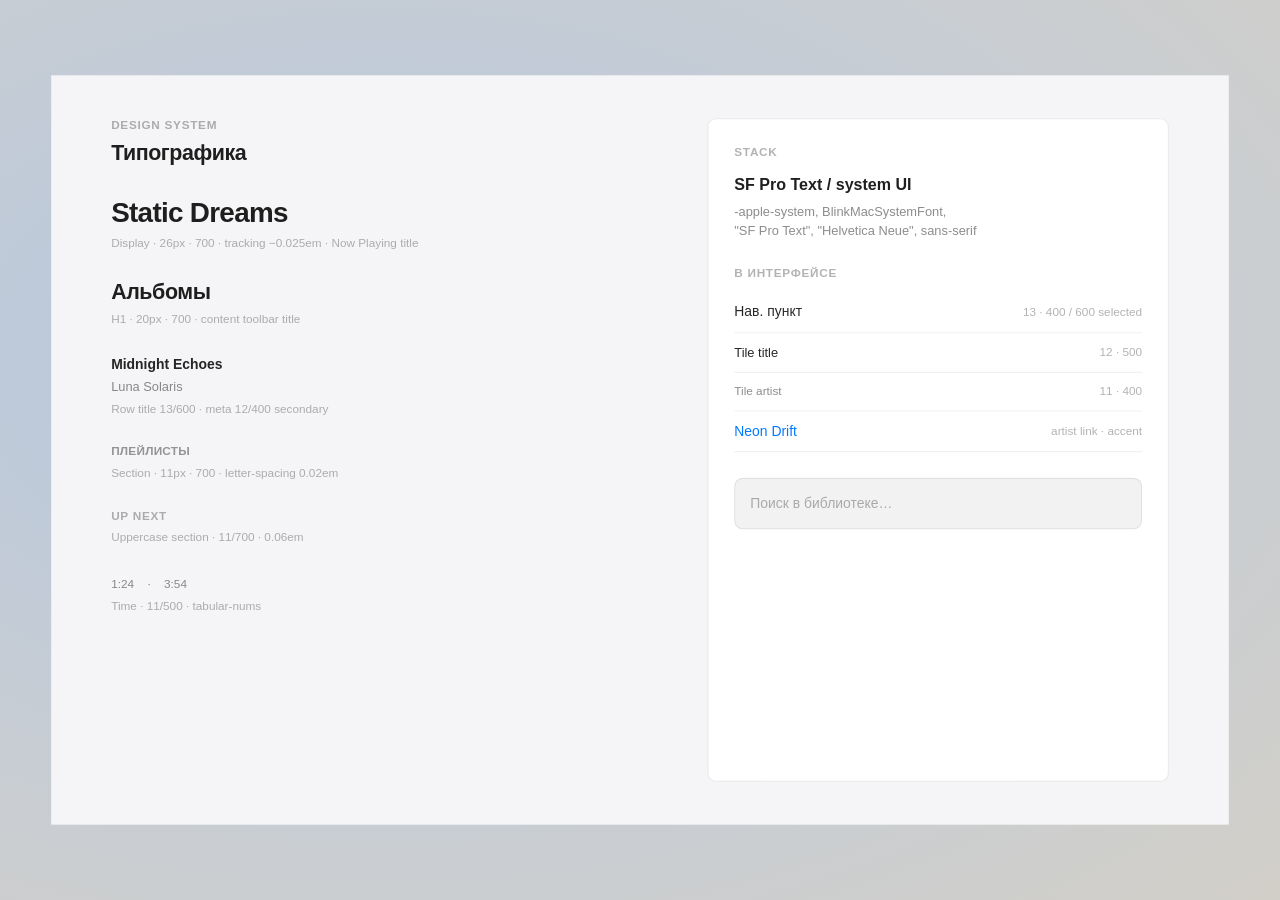
<file: ux/design-system/Типографика.html>
<!DOCTYPE html>
<html lang="ru">
<head>
<meta charset="UTF-8">
<title>Cadence — Типографика</title>
<link rel="stylesheet" href="tokens.css">
<style>
  .artboard {
    width: 1100px;
    height: 700px;
    padding: 40px 56px;
    display: grid;
    grid-template-columns: 1.2fr 1fr;
    gap: 40px;
    background: var(--content);
    border-radius: 0;
    box-shadow: none;
  }
  .spec {
    font-size: 11px;
    font-variant-numeric: tabular-nums;
    color: var(--ink-muted);
    margin-top: 6px;
  }
  .sample { margin-bottom: 28px; }
  .panel {
    background: var(--window);
    border: var(--hairline) solid var(--border);
    border-radius: var(--radius-md);
    padding: 24px;
  }
  .row {
    display: flex; align-items: center; justify-content: space-between;
    padding: 10px 0;
    border-bottom: var(--hairline) solid var(--border-soft);
  }
  .row:last-child { border-bottom: none; }
</style>
</head>
<body class="artifact">
  <div class="stage light-stage">
    <div class="artboard" data-theme="light" data-screen-label="ДС — Типографика">
      <div>
        <div class="t-section-upper" style="margin-bottom:8px">Design system</div>
        <div class="t-h1" style="margin-bottom:28px">Типографика</div>

        <div class="sample" data-od-id="type-display">
          <div class="t-display">Static Dreams</div>
          <div class="spec">Display · 26px · 700 · tracking −0.025em · Now Playing title</div>
        </div>
        <div class="sample">
          <div class="t-h1">Альбомы</div>
          <div class="spec">H1 · 20px · 700 · content toolbar title</div>
        </div>
        <div class="sample">
          <div class="t-body" style="font-weight:600">Midnight Echoes</div>
          <div class="t-meta" style="margin-top:4px">Luna Solaris</div>
          <div class="spec">Row title 13/600 · meta 12/400 secondary</div>
        </div>
        <div class="sample">
          <div class="t-section">ПЛЕЙЛИСТЫ</div>
          <div class="spec" style="margin-top:8px">Section · 11px · 700 · letter-spacing 0.02em</div>
        </div>
        <div class="sample">
          <div class="t-section-upper">Up Next</div>
          <div class="spec" style="margin-top:8px">Uppercase section · 11/700 · 0.06em</div>
        </div>
        <div class="sample">
          <span class="t-time">1:24</span>
          <span class="t-time" style="margin:0 8px">·</span>
          <span class="t-time">3:54</span>
          <div class="spec">Time · 11/500 · tabular-nums</div>
        </div>
      </div>

      <div class="panel">
        <div class="t-section-upper" style="margin-bottom:16px">Stack</div>
        <div style="font-size:15px;font-weight:600;color:var(--ink);margin-bottom:8px">SF Pro Text / system UI</div>
        <div class="t-meta" style="margin-bottom:24px;line-height:1.5">
          -apple-system, BlinkMacSystemFont,<br>
          "SF Pro Text", "Helvetica Neue", sans-serif
        </div>
        <div class="t-section-upper" style="margin-bottom:12px">В интерфейсе</div>
        <div class="row">
          <span class="t-body">Нав. пункт</span>
          <span class="t-caption">13 · 400 / 600 selected</span>
        </div>
        <div class="row">
          <span class="t-body" style="font-size:12px;font-weight:500">Tile title</span>
          <span class="t-caption">12 · 500</span>
        </div>
        <div class="row">
          <span class="t-body" style="font-size:11px;color:var(--ink-secondary)">Tile artist</span>
          <span class="t-caption">11 · 400</span>
        </div>
        <div class="row">
          <span class="t-body" style="color:var(--accent);font-weight:500">Neon Drift</span>
          <span class="t-caption">artist link · accent</span>
        </div>
        <div style="margin-top:24px;padding:14px;background:var(--search-bg);border-radius:var(--radius-md);border:0.5px solid var(--border)">
          <div class="t-body" style="color:var(--ink-muted)">Поиск в библиотеке…</div>
        </div>
      </div>
    </div>
  </div>
  <script>
    (function () {
      var ab = document.querySelector('.artboard');
      var W = 1100, H = 700;
      function fit() {
        var s = Math.min(window.innerWidth / W, window.innerHeight / H) * 0.92;
        ab.style.transform = 'scale(' + s + ')';
        ab.style.transformOrigin = 'center center';
      }
      window.addEventListener('resize', fit);
      fit();
    })();
  </script>
</body>
</html>
</file>
<file: ux/design-system/tokens.css>
/* Cadence design system — токены из Cadence.html / cadence-*.jsx */
/* В макетах только var(--*); hex здесь и в эталонах. */

:root,
[data-theme="light"] {
  --artboard-w: 1100px;
  --artboard-h: 700px;

  /* Accent & semantic */
  --accent: #007aff;
  --accent-sel: rgba(0, 122, 255, 0.09);
  --danger: #ff3b30;
  --favorites: #ff375f;
  --success: #34c759;
  --success-text: #1a9a3c;
  --traffic-close: #ff5f57;
  --traffic-min: #febc2e;
  --traffic-zoom: #28c840;

  /* Surfaces */
  --window: #ffffff;
  --content: #f5f5f7;
  --sidebar: rgba(245, 245, 247, 0.72);
  --player-bar: rgba(252, 252, 253, 0.97);
  --prefs-win: #f2f2f5;
  --prefs-card: #ffffff;
  --prefs-bar: rgba(242, 242, 245, 0.97);
  --menu: rgba(255, 255, 255, 0.96);
  --seg-bg: rgba(0, 0, 0, 0.07);
  --seg-sel: #ffffff;
  --play-btn: #1c1c1e;
  --play-icon: #ffffff;
  --stage: #c8cdd3;

  /* Text */
  --ink: rgba(0, 0, 0, 0.88);
  --ink-primary: rgba(0, 0, 0, 0.85);
  --ink-secondary: rgba(0, 0, 0, 0.45);
  --ink-muted: rgba(0, 0, 0, 0.3);
  --ink-section: rgba(0, 0, 0, 0.4);
  --icon: rgba(0, 0, 0, 0.48);
  --icon-hover: rgba(0, 0, 0, 0.88);

  /* Borders & fills */
  --border: rgba(0, 0, 0, 0.08);
  --border-soft: rgba(0, 0, 0, 0.06);
  --hover: rgba(0, 0, 0, 0.06);
  --selected: rgba(0, 0, 0, 0.09);
  --search-bg: rgba(0, 0, 0, 0.05);
  --track-rail: rgba(0, 0, 0, 0.1);
  --volume-fill: rgba(0, 0, 0, 0.42);

  /* Shadows */
  --shadow-window: 0 0 0 0.5px rgba(0, 0, 0, 0.15), 0 24px 80px rgba(0, 0, 0, 0.2),
    0 8px 24px rgba(0, 0, 0, 0.08);
  --shadow-menu: 0 8px 32px rgba(0, 0, 0, 0.25), 0 2px 8px rgba(0, 0, 0, 0.1);
  --shadow-play: 0 3px 16px rgba(0, 0, 0, 0.16);
  --shadow-cover: 0 4px 14px rgba(0, 0, 0, 0.22);

  /* Aliases for skill template compatibility */
  --accent-1: var(--accent);
  --bg: var(--window);
  --panel: var(--content);
  --ink-muted-alias: var(--ink-muted);

  /* Radii */
  --radius-xs: 4px;
  --radius-sm: 6px;
  --radius-md: 8px;
  --radius-lg: 10px;
  --radius-xl: 12px;
  --radius-cover-lg: 14px;
  --radius-pill: 10px;

  /* Layout */
  --sidebar-w: 220px;
  --titlebar-h: 52px;
  --player-h: 72px;
  --hairline: 0.5px;

  /* Type */
  --font-sans: -apple-system, BlinkMacSystemFont, "SF Pro Text", "Helvetica Neue",
    sans-serif;
  --font-display: var(--font-sans);
  --font-mono: ui-monospace, "SF Mono", Menlo, monospace;

  /* Spacing */
  --space-xs: 4px;
  --space-sm: 8px;
  --space-md: 16px;
  --space-lg: 24px;
  --space-xl: 32px;
}

[data-theme="dark"] {
  --accent: #0a84ff;
  --accent-sel: rgba(10, 132, 255, 0.18);

  --window: #282828;
  --content: #1e1e20;
  --sidebar: rgba(40, 40, 45, 0.82);
  --player-bar: rgba(28, 28, 30, 0.97);
  --prefs-win: #2c2c2e;
  --prefs-card: #3a3a3c;
  --prefs-bar: #313133;
  --menu: rgba(50, 50, 54, 0.96);
  --seg-bg: #1e1e20;
  --seg-sel: #48484a;
  --play-btn: #ffffff;
  --play-icon: #1c1c1e;
  --stage: #1a1a1c;

  --ink: rgba(255, 255, 255, 0.92);
  --ink-primary: rgba(255, 255, 255, 0.85);
  --ink-secondary: rgba(255, 255, 255, 0.45);
  --ink-muted: rgba(255, 255, 255, 0.3);
  --ink-section: rgba(255, 255, 255, 0.4);
  --icon: rgba(255, 255, 255, 0.58);
  --icon-hover: rgba(255, 255, 255, 0.92);

  --border: rgba(255, 255, 255, 0.08);
  --border-soft: rgba(255, 255, 255, 0.06);
  --hover: rgba(255, 255, 255, 0.08);
  --selected: rgba(255, 255, 255, 0.12);
  --search-bg: rgba(255, 255, 255, 0.08);
  --track-rail: rgba(255, 255, 255, 0.13);
  --volume-fill: rgba(255, 255, 255, 0.62);

  --shadow-window: 0 0 0 0.5px rgba(255, 255, 255, 0.1), 0 24px 80px rgba(0, 0, 0, 0.65),
    0 8px 24px rgba(0, 0, 0, 0.4);
  --shadow-play: 0 3px 16px rgba(0, 0, 0, 0.45);
  --shadow-cover: 0 4px 14px rgba(0, 0, 0, 0.4);

  --bg: var(--window);
  --panel: var(--content);
  --accent-1: var(--accent);
}

* {
  box-sizing: border-box;
}

body.artifact {
  margin: 0;
  background: var(--stage);
  font-family: var(--font-sans);
  color: var(--ink);
  overflow: hidden;
  -webkit-font-smoothing: antialiased;
}

.stage {
  position: fixed;
  inset: 0;
  display: grid;
  place-items: center;
  background: var(--stage);
}

.stage.light-stage {
  background: radial-gradient(ellipse at 30% 40%, #b5c7df 0%, #c8cdd3 60%, #d2cfc8 100%);
}

.stage.dark-stage {
  background: radial-gradient(ellipse at 30% 40%, #1e2636 0%, #1a1a1c 60%, #1c1a18 100%);
}

.artboard {
  width: var(--artboard-w);
  height: var(--artboard-h);
  position: relative;
  background: var(--window);
  border-radius: var(--radius-xl);
  box-shadow: var(--shadow-window);
  overflow: hidden;
  flex: none;
  font-family: var(--font-sans);
}

/* Type scale */
.t-display {
  font-family: var(--font-display);
  font-weight: 700;
  font-size: 26px;
  letter-spacing: -0.025em;
  line-height: 1.2;
  color: var(--ink);
}
.t-h1 {
  font-family: var(--font-display);
  font-weight: 700;
  font-size: 20px;
  letter-spacing: -0.02em;
  line-height: 1.25;
  color: var(--ink);
}
.t-body {
  font-weight: 400;
  font-size: 13px;
  line-height: 1.35;
  color: var(--ink-primary);
}
.t-meta {
  font-weight: 400;
  font-size: 12px;
  line-height: 1.35;
  color: var(--ink-secondary);
}
.t-caption {
  font-weight: 400;
  font-size: 11px;
  line-height: 1.3;
  color: var(--ink-muted);
}
.t-section {
  font-weight: 700;
  font-size: 11px;
  letter-spacing: 0.02em;
  color: var(--ink-section);
}
.t-section-upper {
  font-weight: 700;
  font-size: 11px;
  letter-spacing: 0.06em;
  text-transform: uppercase;
  color: var(--ink-muted);
}
.t-time {
  font-weight: 500;
  font-size: 11px;
  font-variant-numeric: tabular-nums;
  color: var(--ink-secondary);
}

/* Shared chrome helpers */
.hairline {
  height: var(--hairline);
  background: var(--border);
  border: none;
}
.sidebar-glass {
  background: var(--sidebar);
  backdrop-filter: blur(50px) saturate(180%);
  -webkit-backdrop-filter: blur(50px) saturate(180%);
}
.btn-play {
  width: 56px;
  height: 56px;
  border-radius: 50%;
  background: var(--play-btn);
  color: var(--play-icon);
  border: none;
  box-shadow: var(--shadow-play);
  display: grid;
  place-items: center;
}
.progress-rail {
  height: 4px;
  border-radius: 3px;
  background: var(--track-rail);
  position: relative;
}
.progress-fill {
  height: 100%;
  border-radius: 3px;
  background: var(--accent);
}
.nav-item {
  display: flex;
  align-items: center;
  gap: 8px;
  height: 28px;
  padding: 0 10px;
  margin: 0 8px;
  border-radius: var(--radius-sm);
  font-size: 13px;
  color: var(--ink-primary);
}
.nav-item.is-selected {
  background: var(--selected);
  font-weight: 600;
}
.nav-item.is-selected .nav-icon {
  color: var(--accent);
}
.vinyl-cover {
  position: relative;
  border-radius: var(--radius-md);
  overflow: hidden;
  box-shadow: var(--shadow-cover);
}
.vinyl-cover .disc {
  position: absolute;
  left: 50%;
  top: 50%;
  transform: translate(-50%, -50%);
  width: 38%;
  height: 38%;
  border-radius: 50%;
  background: rgba(0, 0, 0, 0.15);
}
.vinyl-cover .disc::after {
  content: "";
  position: absolute;
  left: 50%;
  top: 50%;
  transform: translate(-50%, -50%);
  width: 32%;
  height: 32%;
  border-radius: 50%;
  background: rgba(0, 0, 0, 0.25);
}
</file>
